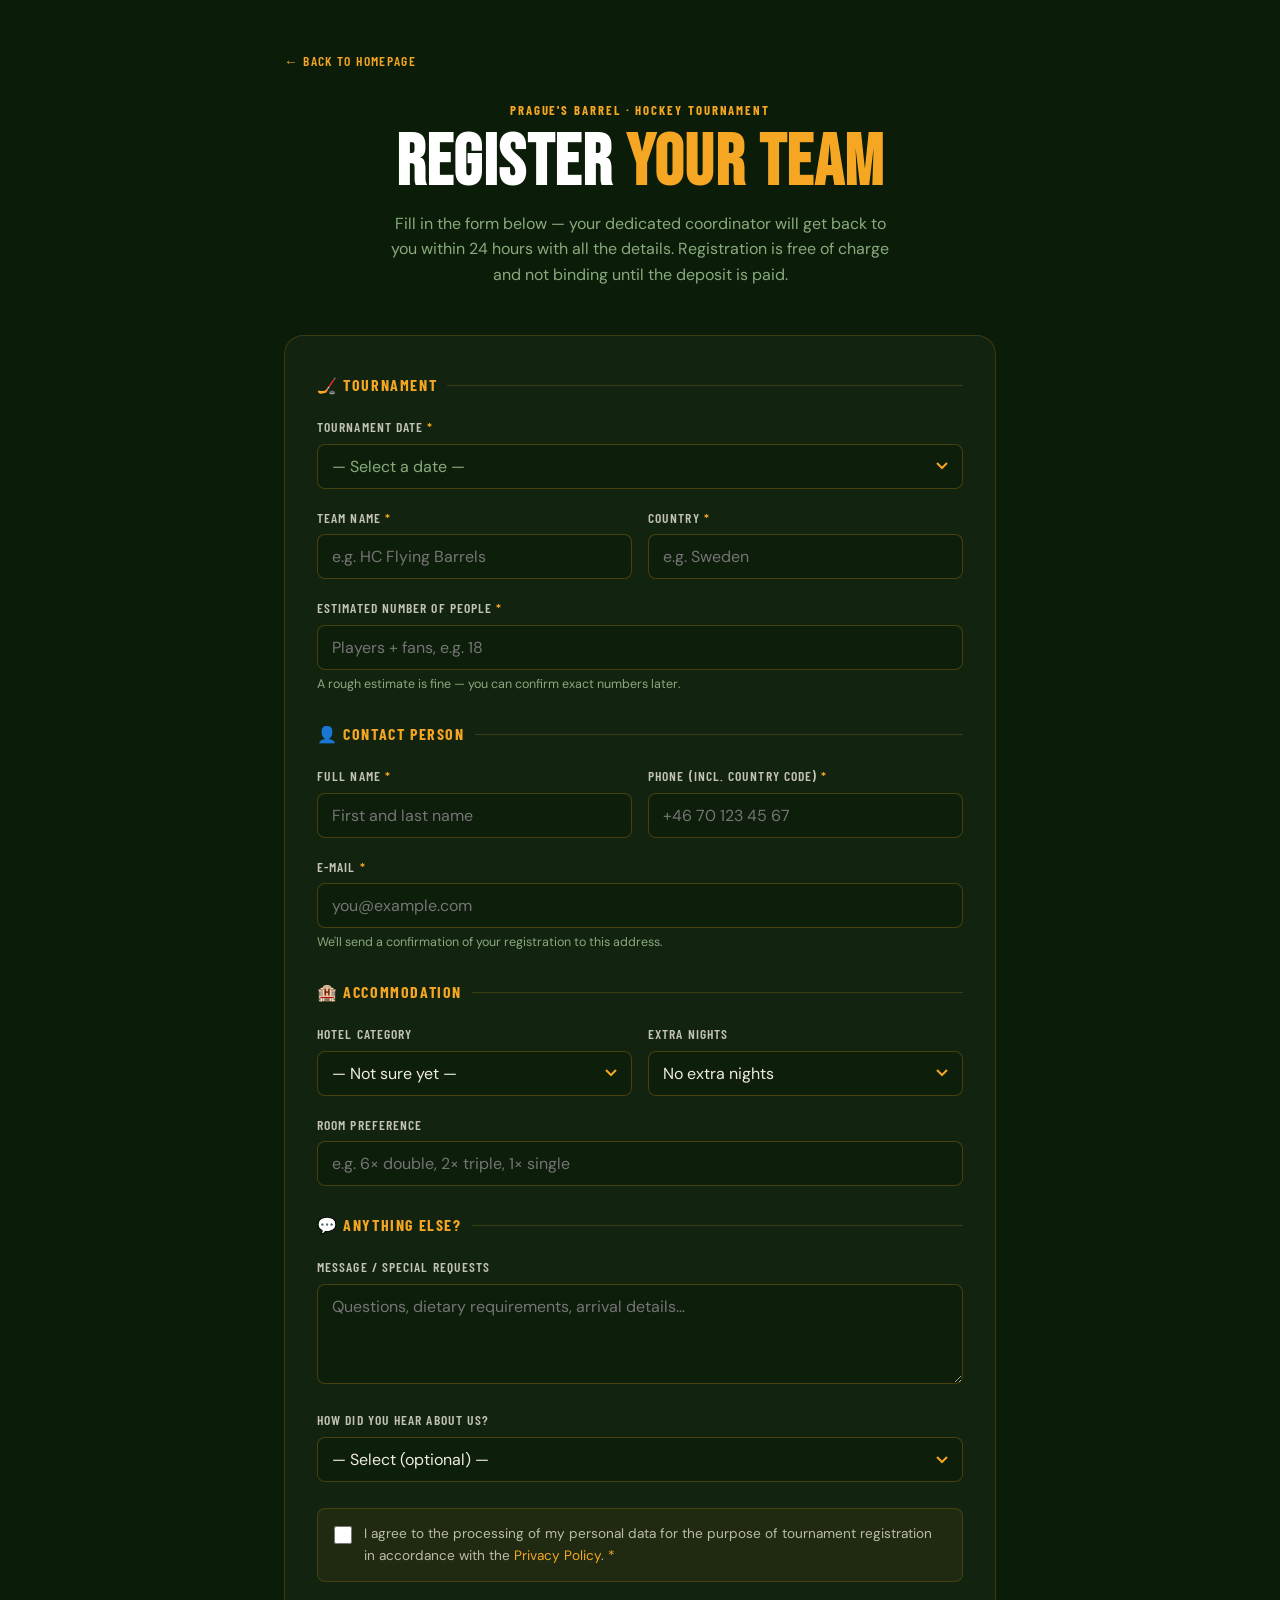
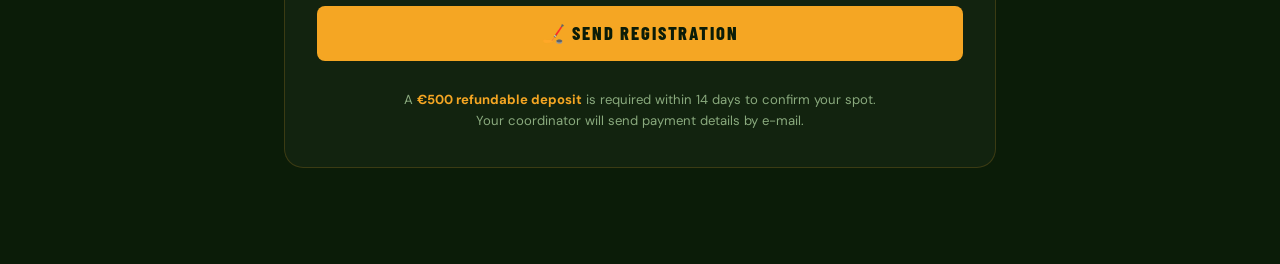
<file: registration/index.html>
<!DOCTYPE html>
<html lang="en">
<head>
<meta charset="UTF-8">
<meta name="viewport" content="width=device-width, initial-scale=1.0">
<title>Team Registration — Prague's Barrel Hockey Tournament</title>
<link rel="preconnect" href="https://fonts.googleapis.com">
<link href="https://fonts.googleapis.com/css2?family=Bebas+Neue&family=Barlow+Condensed:wght@300;400;600;700;800&family=DM+Sans:ital,opsz,wght@0,9..40,300;0,9..40,400;0,9..40,500;1,9..40,300&display=swap" rel="stylesheet">
<style>
:root {
  --dark:    #0b1c08;
  --dark2:   #162c11;
  --green:   #1e3d14;
  --gold:    #f5a623;
  --gold2:   #ffc84a;
  --cream:   #f0ebe0;
  --red:     #c8102e;
  --white:   #ffffff;
  --muted:   #8aaa7e;
  --border:  rgba(245,166,35,.18);
  --r:       .5rem;
  --r2:      1.2rem;
}
*,*::before,*::after{box-sizing:border-box;margin:0;padding:0}
html{-webkit-text-size-adjust:100%}
body{
  background:var(--dark);
  color:var(--cream);
  font-family:'DM Sans',sans-serif;
  font-size:16px;
  line-height:1.6;
  min-height:100vh;
}
a{color:var(--gold);text-decoration:none}
a:hover{color:var(--gold2)}
.container{max-width:760px;margin:0 auto;padding:48px 24px 96px}

.page-header{text-align:center;margin-bottom:48px}
.page-header .label{
  font-family:'Barlow Condensed',sans-serif;font-weight:700;
  letter-spacing:.15em;text-transform:uppercase;font-size:.8rem;color:var(--gold);
}
.page-header h1{
  font-family:'Bebas Neue',sans-serif;
  font-size:clamp(42px,8vw,72px);line-height:.95;letter-spacing:.02em;
  color:var(--white);margin:10px 0 12px;
}
.page-header h1 span{color:var(--gold)}
.page-header p{color:var(--muted);max-width:520px;margin:0 auto}

form{
  background:rgba(255,255,255,.03);
  border:1px solid var(--border);
  border-radius:var(--r2);
  padding:36px 32px;
}
fieldset{border:none;margin-bottom:8px}
legend{
  font-family:'Barlow Condensed',sans-serif;font-weight:700;
  text-transform:uppercase;letter-spacing:.1em;font-size:1rem;
  color:var(--gold);padding:0;margin-bottom:18px;
  display:flex;align-items:center;gap:10px;width:100%;
}
legend::after{content:'';flex:1;height:1px;background:var(--border)}

.row{display:grid;grid-template-columns:1fr 1fr;gap:16px}
.field{margin-bottom:18px}
label{
  display:block;
  font-family:'Barlow Condensed',sans-serif;font-weight:600;
  font-size:.85rem;letter-spacing:.08em;text-transform:uppercase;
  color:rgba(240,235,224,.8);margin-bottom:6px;
}
label .req{color:var(--gold)}
input[type=text],input[type=email],input[type=tel],input[type=number],select,textarea{
  width:100%;
  background:rgba(11,28,8,.6);
  border:1px solid rgba(245,166,35,.25);
  border-radius:var(--r);
  color:var(--cream);
  font-family:'DM Sans',sans-serif;font-size:1rem;
  padding:11px 14px;
  transition:border-color .2s,box-shadow .2s;
}
input:focus,select:focus,textarea:focus{
  outline:none;border-color:var(--gold);
  box-shadow:0 0 0 3px rgba(245,166,35,.15);
}
select{appearance:none;background-image:url("data:image/svg+xml,%3Csvg xmlns='http://www.w3.org/2000/svg' width='12' height='8'%3E%3Cpath d='M1 1l5 5 5-5' stroke='%23f5a623' stroke-width='2' fill='none'/%3E%3C/svg%3E");background-repeat:no-repeat;background-position:right 14px center;padding-right:38px}
select:invalid{color:var(--muted)}
option{color:var(--cream);background:var(--dark2)}
textarea{resize:vertical;min-height:100px}
.hint{font-size:.78rem;color:var(--muted);margin-top:5px}

.consent{
  display:flex;gap:12px;align-items:flex-start;
  background:rgba(245,166,35,.06);
  border:1px solid var(--border);
  border-radius:var(--r);
  padding:14px 16px;margin:8px 0 24px;
}
.consent input{width:18px;height:18px;margin-top:3px;accent-color:var(--gold);flex-shrink:0}
.consent label{
  text-transform:none;letter-spacing:0;font-family:'DM Sans',sans-serif;
  font-weight:400;font-size:.85rem;color:rgba(240,235,224,.75);margin:0;
}

/* Honeypot — hidden from humans, bots fill it in */
.hp-field{position:absolute;left:-9999px;top:-9999px;opacity:0;height:0;overflow:hidden}

.btn-submit{
  width:100%;
  display:inline-flex;align-items:center;justify-content:center;gap:10px;
  background:var(--gold);color:var(--dark);
  border:none;border-radius:var(--r);cursor:pointer;
  font-family:'Barlow Condensed',sans-serif;
  font-weight:800;font-size:1.15rem;letter-spacing:.1em;text-transform:uppercase;
  padding:16px 28px;
  transition:background .2s,transform .15s,box-shadow .2s;
}
.btn-submit:hover{background:var(--gold2);transform:translateY(-2px);box-shadow:0 8px 24px rgba(245,166,35,.4)}
.btn-submit:disabled{opacity:.55;cursor:not-allowed;transform:none;box-shadow:none}

.form-msg{
  display:none;
  border-radius:var(--r);
  padding:16px 18px;margin-top:20px;
  font-size:.95rem;line-height:1.55;
}
.form-msg.success{display:block;background:rgba(60,140,60,.15);border:1px solid rgba(110,200,110,.4);color:#cdeec6}
.form-msg.error{display:block;background:rgba(200,16,46,.12);border:1px solid rgba(200,16,46,.45);color:#f3c2cb}

.deposit-note{
  margin-top:28px;text-align:center;
  font-size:.82rem;color:var(--muted);
}
.back-link{
  display:inline-flex;align-items:center;gap:8px;margin-bottom:28px;
  font-family:'Barlow Condensed',sans-serif;font-weight:600;
  font-size:.85rem;letter-spacing:.1em;text-transform:uppercase;
}

@media(max-width:640px){
  .row{grid-template-columns:1fr}
  form{padding:28px 20px}
  .container{padding-top:32px}
}
</style>
</head>
<body>

<div class="container">
  <a class="back-link" href="/">← Back to homepage</a>

  <div class="page-header">
    <p class="label">Prague's Barrel · Hockey Tournament</p>
    <h1>Register <span>your team</span></h1>
    <p>Fill in the form below — your dedicated coordinator will get back to you within 24 hours with all the details. Registration is free of charge and not binding until the deposit is paid.</p>
  </div>

  <form id="regForm" novalidate>

    <!-- Honeypot anti-spam field (keep hidden) -->
    <div class="hp-field" aria-hidden="true">
      <label for="website">Website</label>
      <input type="text" id="website" name="website" tabindex="-1" autocomplete="off">
    </div>

    <fieldset>
      <legend>🏒 Tournament</legend>
      <div class="field">
        <label for="tournament">Tournament date <span class="req">*</span></label>
        <select id="tournament" name="tournament" required>
          <option value="" disabled selected>— Select a date —</option>
          <!-- ✏️ UPRAVTE TERMÍNY TURNAJŮ ZDE -->
          <option>18–21 June 2026</option>
          <option>25–28 June 2026</option>
          <option>27–30 August 2026</option>
        </select>
      </div>
      <div class="row">
        <div class="field">
          <label for="teamName">Team name <span class="req">*</span></label>
          <input type="text" id="teamName" name="teamName" required placeholder="e.g. HC Flying Barrels">
        </div>
        <div class="field">
          <label for="country">Country <span class="req">*</span></label>
          <input type="text" id="country" name="country" required placeholder="e.g. Sweden">
        </div>
      </div>
      <div class="field">
        <label for="players">Estimated number of people <span class="req">*</span></label>
        <input type="number" id="players" name="players" required min="1" max="99" placeholder="Players + fans, e.g. 18">
        <p class="hint">A rough estimate is fine — you can confirm exact numbers later.</p>
      </div>
    </fieldset>

    <fieldset>
      <legend>👤 Contact person</legend>
      <div class="row">
        <div class="field">
          <label for="contactName">Full name <span class="req">*</span></label>
          <input type="text" id="contactName" name="contactName" required placeholder="First and last name">
        </div>
        <div class="field">
          <label for="phone">Phone (incl. country code) <span class="req">*</span></label>
          <input type="tel" id="phone" name="phone" required placeholder="+46 70 123 45 67">
        </div>
      </div>
      <div class="field">
        <label for="email">E-mail <span class="req">*</span></label>
        <input type="email" id="email" name="email" required placeholder="you@example.com">
        <p class="hint">We'll send a confirmation of your registration to this address.</p>
      </div>
    </fieldset>

    <fieldset>
      <legend>🏨 Accommodation</legend>
      <div class="row">
        <div class="field">
          <label for="hotel">Hotel category</label>
          <select id="hotel" name="hotel">
            <option value="" selected>— Not sure yet —</option>
            <option>★★★ Budget hotel</option>
            <option>★★★★ 4-star hotel</option>
            <option>★★★★★ Premium hotel</option>
            <option>Own accommodation</option>
          </select>
        </div>
        <div class="field">
          <label for="extraNights">Extra nights</label>
          <select id="extraNights" name="extraNights">
            <option value="" selected>No extra nights</option>
            <option>1 extra night</option>
            <option>2 extra nights</option>
            <option>3+ extra nights</option>
          </select>
        </div>
      </div>
      <div class="field">
        <label for="rooms">Room preference</label>
        <input type="text" id="rooms" name="rooms" placeholder="e.g. 6× double, 2× triple, 1× single">
      </div>
    </fieldset>

    <fieldset>
      <legend>💬 Anything else?</legend>
      <div class="field">
        <label for="message">Message / special requests</label>
        <textarea id="message" name="message" placeholder="Questions, dietary requirements, arrival details…"></textarea>
      </div>
      <div class="field">
        <label for="source">How did you hear about us?</label>
        <select id="source" name="source">
          <option value="" selected>— Select (optional) —</option>
          <option>We've been before</option>
          <option>Recommendation from another team</option>
          <option>Google / internet search</option>
          <option>Facebook / Instagram</option>
          <option>Other</option>
        </select>
      </div>
    </fieldset>

    <div class="consent">
      <input type="checkbox" id="consent" name="consent" required>
      <label for="consent">I agree to the processing of my personal data for the purpose of tournament registration in accordance with the <a href="https://football.praguesbarrel.eu/privacy-statement-eu/" target="_blank">Privacy Policy</a>. <span class="req">*</span></label>
    </div>

    <button type="submit" class="btn-submit" id="submitBtn">🏒 Send registration</button>

    <div class="form-msg" id="formMsg" role="alert"></div>

    <p class="deposit-note">
      A <strong style="color:var(--gold)">€500 refundable deposit</strong> is required within 14 days to confirm your spot.<br>
      Your coordinator will send payment details by e-mail.
    </p>
  </form>
</div>

<script>
/* ════════════════════════════════════════════════════════════
   ✏️ NASTAVENÍ: Po nasazení Google Apps Scriptu (viz NAVOD.md)
   vložte níže URL webové aplikace končící na /exec
   ════════════════════════════════════════════════════════════ */
const SCRIPT_URL = 'PASTE_YOUR_APPS_SCRIPT_URL_HERE';

const form = document.getElementById('regForm');
const btn = document.getElementById('submitBtn');
const msg = document.getElementById('formMsg');

form.addEventListener('submit', async (e) => {
  e.preventDefault();

  if (!form.checkValidity()) {
    form.reportValidity();
    return;
  }
  if (SCRIPT_URL.indexOf('PASTE_YOUR') === 0) {
    showMsg('error', 'The form is not connected yet (SCRIPT_URL is missing). Please contact us by e-mail instead.');
    return;
  }

  const data = Object.fromEntries(new FormData(form).entries());
  data.consent = document.getElementById('consent').checked ? 'yes' : 'no';
  data.page = location.href;

  btn.disabled = true;
  btn.textContent = 'Sending…';
  msg.className = 'form-msg';

  try {
    // text/plain keeps the request "simple" (no CORS preflight),
    // which is required for Google Apps Script web apps.
    const res = await fetch(SCRIPT_URL, {
      method: 'POST',
      headers: { 'Content-Type': 'text/plain;charset=utf-8' },
      body: JSON.stringify(data)
    });
    const out = await res.json();
    if (!out.ok) throw new Error(out.error || 'Unknown error');

    form.reset();
    showMsg('success', '✅ Thank you! Your registration has been received. A confirmation e-mail is on its way to you, and your coordinator will be in touch within 24 hours.');
    form.querySelectorAll('fieldset, .consent, .btn-submit').forEach(el => el.style.display = 'none');
  } catch (err) {
    showMsg('error', '⚠️ Sorry, something went wrong and the registration could not be sent. Please try again, or e-mail us directly at hockey@praguesbarrel.eu.');
    btn.disabled = false;
    btn.textContent = '🏒 Send registration';
  }
});

function showMsg(type, text) {
  msg.className = 'form-msg ' + type;
  msg.textContent = text;
  msg.scrollIntoView({ behavior: 'smooth', block: 'center' });
}
</script>
</body>
</html>
</file>
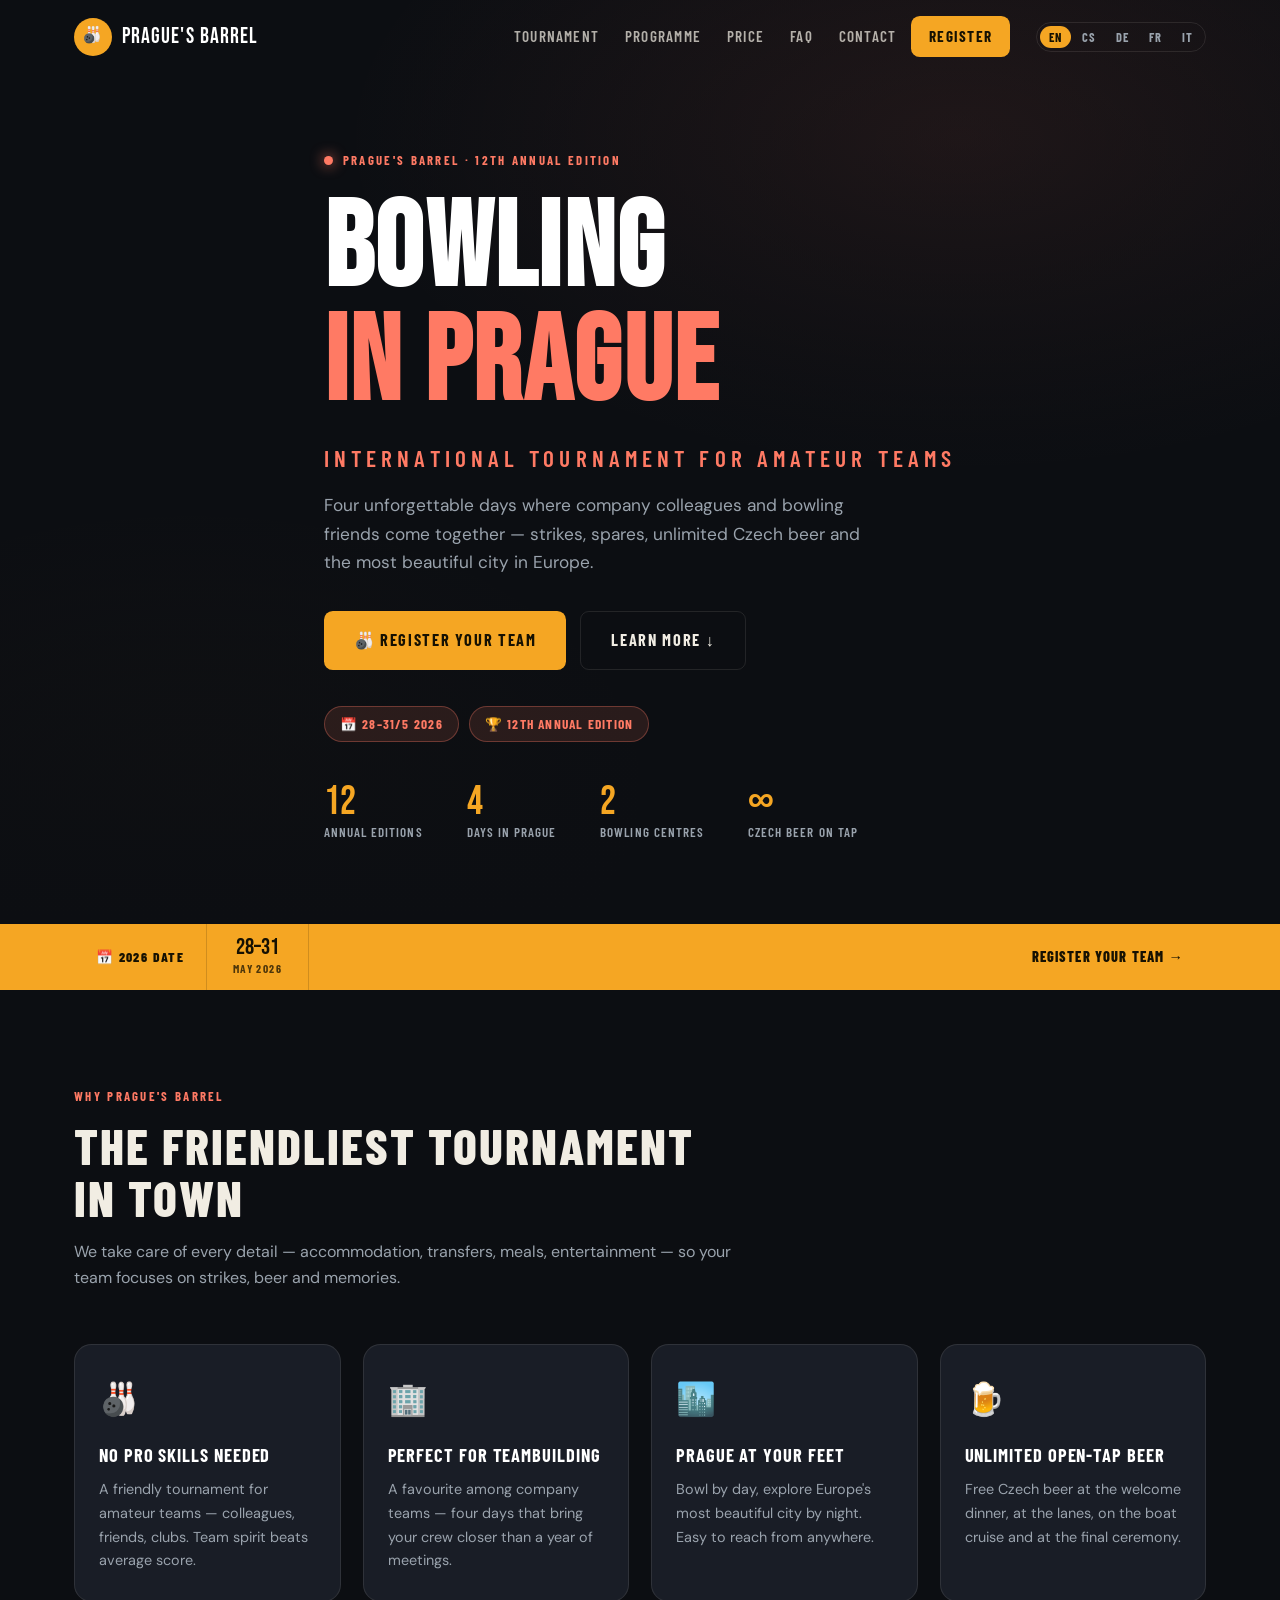
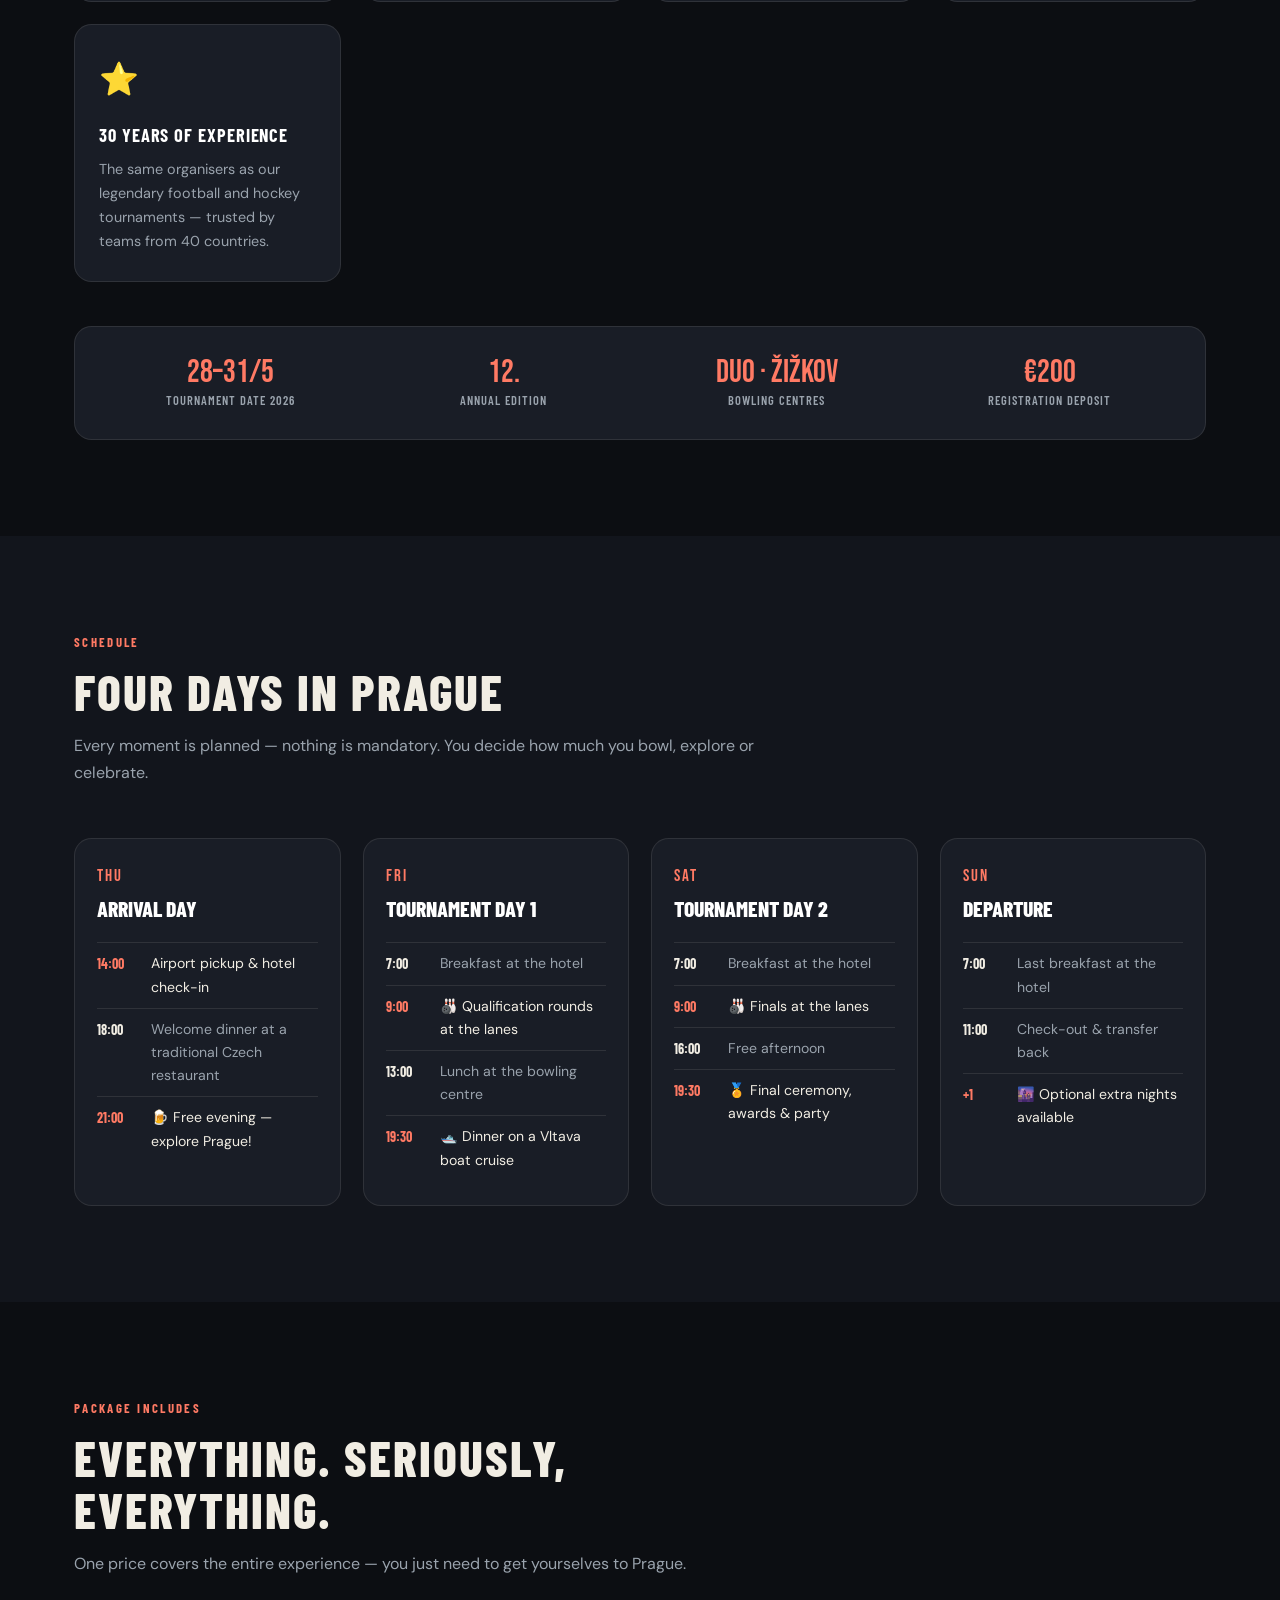
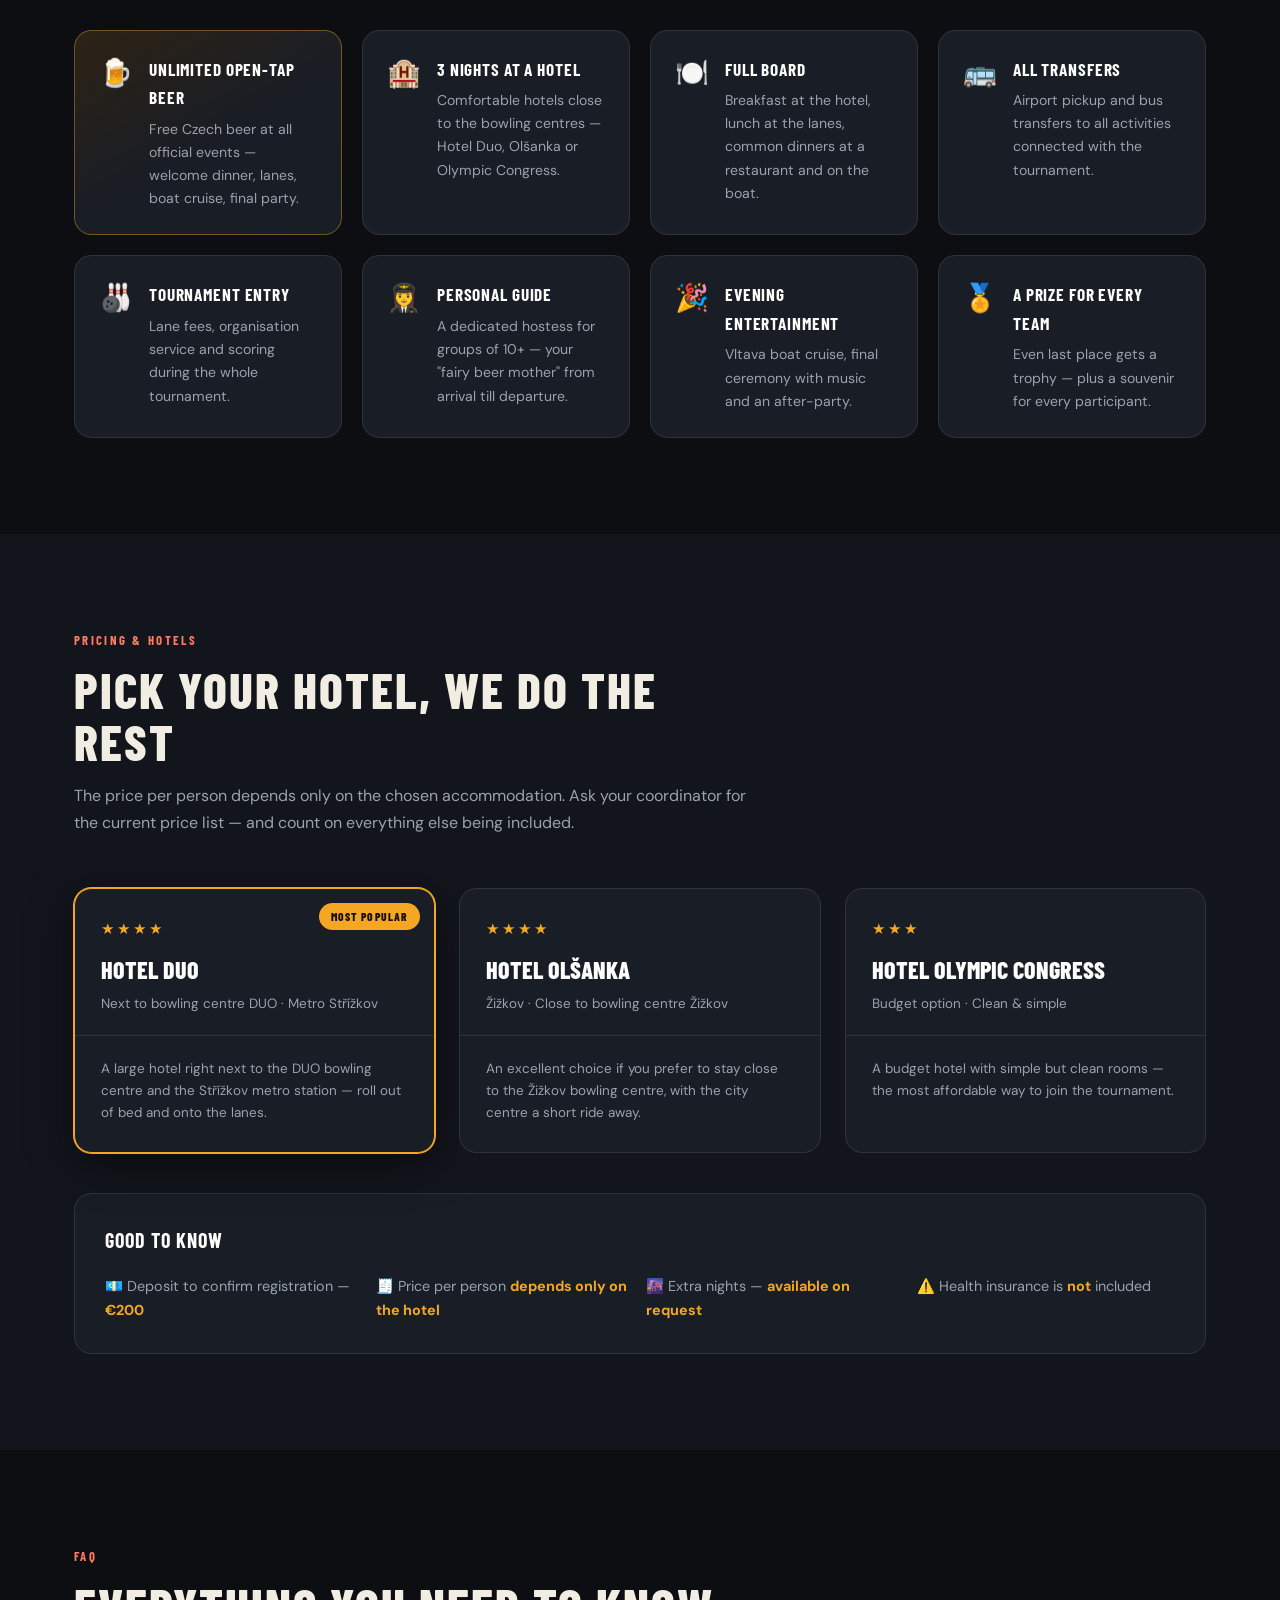
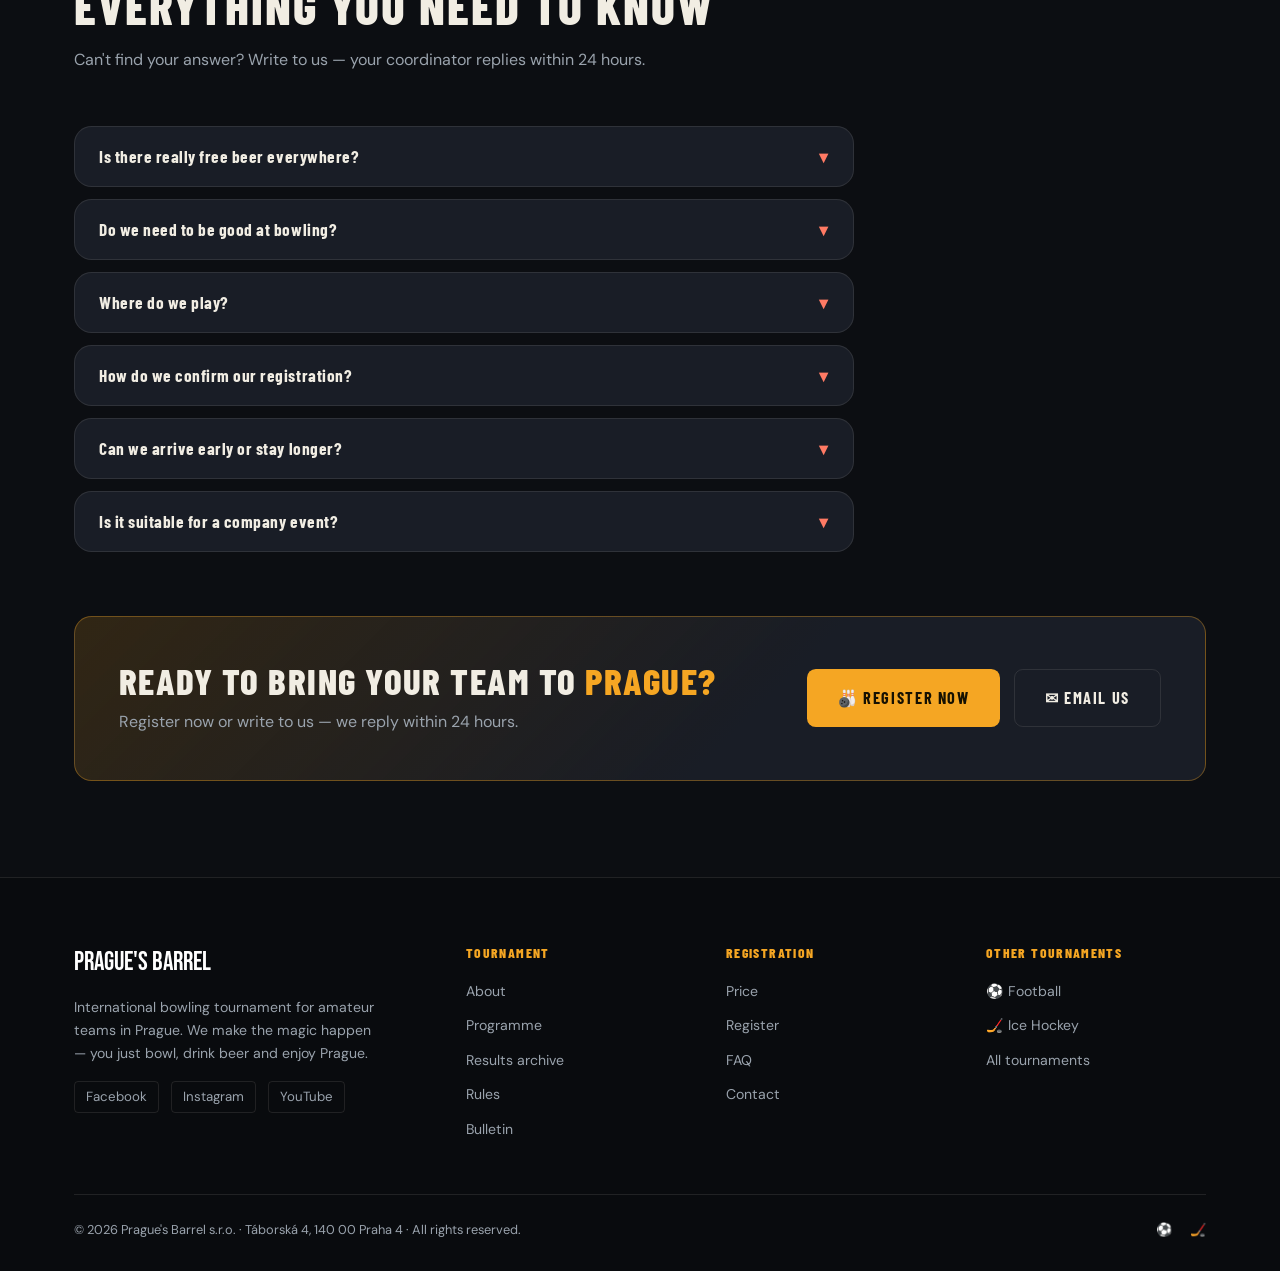
<file: bowling.html>
<!DOCTYPE html>
<html lang="en">
<head>
<meta charset="UTF-8">
<meta name="viewport" content="width=device-width, initial-scale=1.0">
<title>Bowling — Prague's Barrel International Tournament</title>
<meta name="description" content="International amateur bowling tournament in Prague — 12th annual edition, 28–31 May 2026. Hotel, transfers, full board and unlimited beer included.">
<link rel="preconnect" href="https://fonts.googleapis.com">
<link href="https://fonts.googleapis.com/css2?family=Bebas+Neue&family=Barlow+Condensed:wght@300;400;600;700;800&family=DM+Sans:ital,opsz,wght@0,9..40,300;0,9..40,400;0,9..40,500;1,9..40,300&display=swap" rel="stylesheet">
<link rel="stylesheet" href="assets/css/style.css">
</head>
<body data-sport="bowling">

<!-- ═══ NAV ═══ -->
<nav id="nav">
  <div class="container">
    <div class="inner">
      <a href="index.html" class="nav-logo">
        <div class="logo-mark">🎳</div>
        <span>Prague's Barrel</span>
      </a>
      <div class="nav-links">
        <a href="#tournament" data-i18n="nav.tournament">Tournament</a>
        <a href="#programme" data-i18n="nav.programme">Programme</a>
        <a href="#price" data-i18n="nav.price">Price</a>
        <a href="#faq" data-i18n="nav.faq">FAQ</a>
        <a href="index.html#contact" data-i18n="nav.contact">Contact</a>
        <a href="https://bowling.praguesbarrel.eu/registration/" target="_blank" rel="noopener" class="nav-cta" data-i18n="nav.register">Register</a>
      </div>
      <div class="lang-switcher">
        <button data-lang="en">EN</button>
        <button data-lang="cs">CS</button>
        <button data-lang="de">DE</button>
        <button data-lang="fr">FR</button>
        <button data-lang="it">IT</button>
      </div>
      <button class="hamburger" aria-label="Menu" id="menuBtn"><span></span><span></span><span></span></button>
    </div>
  </div>
</nav>

<!-- ═══ HERO ═══ -->
<section id="hero">
  <div class="hero-bg"></div>
  <div class="container">
    <div class="hero-eyebrow">
      <span class="dot"></span>
      <span class="label" data-i18n="hero.eyebrow">Prague's Barrel · 12th annual edition</span>
    </div>
    <h1 class="hero-title display"><span data-i18n="hero.title1">Bowling</span><br><span class="accent" data-i18n="hero.title2">in Prague</span></h1>
    <p class="hero-subtitle" data-i18n="hero.sub">International tournament for amateur teams</p>
    <p class="hero-desc" data-i18n="hero.desc">Four unforgettable days where company colleagues and bowling friends come together — strikes, spares, unlimited Czech beer and the most beautiful city in Europe.</p>
    <div class="hero-ctas">
      <a href="https://bowling.praguesbarrel.eu/registration/" target="_blank" rel="noopener" class="btn btn-primary" data-i18n="hero.cta1">🎳 Register your team</a>
      <a href="#tournament" class="btn btn-ghost" data-i18n="hero.cta2">Learn more ↓</a>
    </div>
    <div class="date-pills">
      <span class="date-pill">📅 28–31/5 2026</span>
      <span class="date-pill" data-i18n="hero.pill2">🏆 12th annual edition</span>
    </div>
    <div class="hero-stats">
      <div class="hero-stat"><div class="number">12</div><div class="text" data-i18n="stats.editions">Annual editions</div></div>
      <div class="hero-stat"><div class="number">4</div><div class="text" data-i18n="stats.days">Days in Prague</div></div>
      <div class="hero-stat"><div class="number">2</div><div class="text" data-i18n="stats.centers">Bowling centres</div></div>
      <div class="hero-stat"><div class="number">∞</div><div class="text" data-i18n="stats.beer">Czech beer on tap</div></div>
    </div>
  </div>
</section>

<!-- ═══ DATES BANNER ═══ -->
<div id="dates-banner">
  <div class="container">
    <div class="dates-inner">
      <div class="dates-label" data-i18n="banner.label">📅 2026 date</div>
      <div class="date-block"><div class="date-num">28–31</div><div class="date-month" data-i18n="banner.may">May 2026</div></div>
      <div class="dates-cta"><a href="https://bowling.praguesbarrel.eu/registration/" target="_blank" rel="noopener" data-i18n="banner.cta">Register your team →</a></div>
    </div>
  </div>
</div>

<!-- ═══ WHY ═══ -->
<section id="tournament" class="section">
  <div class="container">
    <div class="section-header reveal">
      <p class="label" data-i18n="why.label">Why Prague's Barrel</p>
      <h2 data-i18n="why.title">The friendliest tournament<br>in town</h2>
      <p data-i18n="why.desc">We take care of every detail — accommodation, transfers, meals, entertainment — so your team focuses on strikes, beer and memories.</p>
    </div>
    <div class="why-grid reveal reveal-delay-1">
      <div class="why-item"><div class="why-icon">🎳</div><h3 data-i18n="why.1.title">No pro skills needed</h3><p data-i18n="why.1.desc">A friendly tournament for amateur teams — colleagues, friends, clubs. Team spirit beats average score.</p></div>
      <div class="why-item"><div class="why-icon">🏢</div><h3 data-i18n="why.2.title">Perfect for teambuilding</h3><p data-i18n="why.2.desc">A favourite among company teams — four days that bring your crew closer than a year of meetings.</p></div>
      <div class="why-item"><div class="why-icon">🏙️</div><h3 data-i18n="why.3.title">Prague at your feet</h3><p data-i18n="why.3.desc">Bowl by day, explore Europe's most beautiful city by night. Easy to reach from anywhere.</p></div>
      <div class="why-item"><div class="why-icon">🍺</div><h3 data-i18n="why.4.title">Unlimited open-tap beer</h3><p data-i18n="why.4.desc">Free Czech beer at the welcome dinner, at the lanes, on the boat cruise and at the final ceremony.</p></div>
      <div class="why-item"><div class="why-icon">⭐</div><h3 data-i18n="why.5.title">30 years of experience</h3><p data-i18n="why.5.desc">The same organisers as our legendary football and hockey tournaments — trusted by teams from 40 countries.</p></div>
    </div>

    <div class="facts-strip reveal reveal-delay-2" style="margin-top:44px">
      <div class="fact"><div class="fact-num">28–31/5</div><div class="fact-text" data-i18n="fact.date">Tournament date 2026</div></div>
      <div class="fact"><div class="fact-num">12.</div><div class="fact-text" data-i18n="fact.edition">Annual edition</div></div>
      <div class="fact"><div class="fact-num">DUO · Žižkov</div><div class="fact-text" data-i18n="fact.centers">Bowling centres</div></div>
      <div class="fact"><div class="fact-num">€200</div><div class="fact-text" data-i18n="fact.deposit">Registration deposit</div></div>
    </div>
  </div>
</section>

<!-- ═══ PROGRAMME ═══ -->
<section id="programme" class="section section--alt">
  <div class="container">
    <div class="section-header reveal">
      <p class="label" data-i18n="prog.label">Schedule</p>
      <h2 data-i18n="prog.title">Four days in Prague</h2>
      <p data-i18n="prog.desc">Every moment is planned — nothing is mandatory. You decide how much you bowl, explore or celebrate.</p>
    </div>
    <div class="timeline reveal reveal-delay-1">
      <div class="timeline-day">
        <div class="day-label" data-i18n="prog.d1.label">THU</div>
        <div class="day-name" data-i18n="prog.d1.name">Arrival day</div>
        <div class="day-event event-highlight"><span class="time">14:00</span><span data-i18n="prog.d1.e1">Airport pickup & hotel check-in</span></div>
        <div class="day-event"><span class="time">18:00</span><span data-i18n="prog.d1.e2">Welcome dinner at a traditional Czech restaurant</span></div>
        <div class="day-event event-highlight"><span class="time">21:00</span><span data-i18n="prog.d1.e3">🍺 Free evening — explore Prague!</span></div>
      </div>
      <div class="timeline-day">
        <div class="day-label" data-i18n="prog.d2.label">FRI</div>
        <div class="day-name" data-i18n="prog.d2.name">Tournament day 1</div>
        <div class="day-event"><span class="time">7:00</span><span data-i18n="prog.d2.e1">Breakfast at the hotel</span></div>
        <div class="day-event event-highlight"><span class="time">9:00</span><span data-i18n="prog.d2.e2">🎳 Qualification rounds at the lanes</span></div>
        <div class="day-event"><span class="time">13:00</span><span data-i18n="prog.d2.e3">Lunch at the bowling centre</span></div>
        <div class="day-event event-highlight"><span class="time">19:30</span><span data-i18n="prog.d2.e4">🛥️ Dinner on a Vltava boat cruise</span></div>
      </div>
      <div class="timeline-day">
        <div class="day-label" data-i18n="prog.d3.label">SAT</div>
        <div class="day-name" data-i18n="prog.d3.name">Tournament day 2</div>
        <div class="day-event"><span class="time">7:00</span><span data-i18n="prog.d2.e1">Breakfast at the hotel</span></div>
        <div class="day-event event-highlight"><span class="time">9:00</span><span data-i18n="prog.d3.e1">🎳 Finals at the lanes</span></div>
        <div class="day-event"><span class="time">16:00</span><span data-i18n="prog.d3.e2">Free afternoon</span></div>
        <div class="day-event event-highlight"><span class="time">19:30</span><span data-i18n="prog.d3.e3">🏅 Final ceremony, awards & party</span></div>
      </div>
      <div class="timeline-day">
        <div class="day-label" data-i18n="prog.d4.label">SUN</div>
        <div class="day-name" data-i18n="prog.d4.name">Departure</div>
        <div class="day-event"><span class="time">7:00</span><span data-i18n="prog.d4.e1">Last breakfast at the hotel</span></div>
        <div class="day-event"><span class="time">11:00</span><span data-i18n="prog.d4.e2">Check-out & transfer back</span></div>
        <div class="day-event event-highlight"><span class="time">+1</span><span data-i18n="prog.d4.e3">🌆 Optional extra nights available</span></div>
      </div>
    </div>
  </div>
</section>

<!-- ═══ INCLUDED ═══ -->
<section id="includes" class="section">
  <div class="container">
    <div class="section-header reveal">
      <p class="label" data-i18n="inc.label">Package includes</p>
      <h2 data-i18n="inc.title">Everything. Seriously, everything.</h2>
      <p data-i18n="inc.desc">One price covers the entire experience — you just need to get yourselves to Prague.</p>
    </div>
    <div class="includes-grid reveal reveal-delay-1">
      <div class="include-card highlight-card"><div class="include-icon">🍺</div><div><h3 data-i18n="inc.1.title">Unlimited open-tap beer</h3><p data-i18n="inc.1.desc">Free Czech beer at all official events — welcome dinner, lanes, boat cruise, final party.</p></div></div>
      <div class="include-card"><div class="include-icon">🏨</div><div><h3 data-i18n="inc.2.title">3 nights at a hotel</h3><p data-i18n="inc.2.desc">Comfortable hotels close to the bowling centres — Hotel Duo, Olšanka or Olympic Congress.</p></div></div>
      <div class="include-card"><div class="include-icon">🍽️</div><div><h3 data-i18n="inc.3.title">Full board</h3><p data-i18n="inc.3.desc">Breakfast at the hotel, lunch at the lanes, common dinners at a restaurant and on the boat.</p></div></div>
      <div class="include-card"><div class="include-icon">🚌</div><div><h3 data-i18n="inc.4.title">All transfers</h3><p data-i18n="inc.4.desc">Airport pickup and bus transfers to all activities connected with the tournament.</p></div></div>
      <div class="include-card"><div class="include-icon">🎳</div><div><h3 data-i18n="inc.5.title">Tournament entry</h3><p data-i18n="inc.5.desc">Lane fees, organisation service and scoring during the whole tournament.</p></div></div>
      <div class="include-card"><div class="include-icon">👩‍✈️</div><div><h3 data-i18n="inc.6.title">Personal guide</h3><p data-i18n="inc.6.desc">A dedicated hostess for groups of 10+ — your "fairy beer mother" from arrival till departure.</p></div></div>
      <div class="include-card"><div class="include-icon">🎉</div><div><h3 data-i18n="inc.7.title">Evening entertainment</h3><p data-i18n="inc.7.desc">Vltava boat cruise, final ceremony with music and an after-party.</p></div></div>
      <div class="include-card"><div class="include-icon">🏅</div><div><h3 data-i18n="inc.8.title">A prize for every team</h3><p data-i18n="inc.8.desc">Even last place gets a trophy — plus a souvenir for every participant.</p></div></div>
    </div>
  </div>
</section>

<!-- ═══ PRICE / HOTELS ═══ -->
<section id="price" class="section section--alt">
  <div class="container">
    <div class="section-header reveal">
      <p class="label" data-i18n="price.label">Pricing & hotels</p>
      <h2 data-i18n="price.title">Pick your hotel, we do the rest</h2>
      <p data-i18n="price.desc">The price per person depends only on the chosen accommodation. Ask your coordinator for the current price list — and count on everything else being included.</p>
    </div>
    <div class="price-cards reveal reveal-delay-1">
      <div class="price-card featured">
        <div class="badge" data-i18n="price.popular">Most popular</div>
        <div class="price-card-head">
          <div class="hotel-stars">★★★★</div>
          <div class="hotel-name">Hotel Duo</div>
          <div class="hotel-type" data-i18n="price.t1.type">Next to bowling centre DUO · Metro Střížkov</div>
        </div>
        <div class="price-card-body">
          <p class="price-note" style="margin-top:0" data-i18n="price.t1.note">A large hotel right next to the DUO bowling centre and the Střížkov metro station — roll out of bed and onto the lanes.</p>
        </div>
      </div>
      <div class="price-card">
        <div class="price-card-head">
          <div class="hotel-stars">★★★★</div>
          <div class="hotel-name">Hotel Olšanka</div>
          <div class="hotel-type" data-i18n="price.t2.type">Žižkov · Close to bowling centre Žižkov</div>
        </div>
        <div class="price-card-body">
          <p class="price-note" style="margin-top:0" data-i18n="price.t2.note">An excellent choice if you prefer to stay close to the Žižkov bowling centre, with the city centre a short ride away.</p>
        </div>
      </div>
      <div class="price-card">
        <div class="price-card-head">
          <div class="hotel-stars">★★★</div>
          <div class="hotel-name">Hotel Olympic Congress</div>
          <div class="hotel-type" data-i18n="price.t3.type">Budget option · Clean & simple</div>
        </div>
        <div class="price-card-body">
          <p class="price-note" style="margin-top:0" data-i18n="price.t3.note">A budget hotel with simple but clean rooms — the most affordable way to join the tournament.</p>
        </div>
      </div>
    </div>
    <div class="extras-box reveal reveal-delay-2">
      <h3 data-i18n="price.extras.title">Good to know</h3>
      <div class="extras-grid">
        <div class="extra-item" data-i18n="price.x1">💶 Deposit to confirm registration — <strong>€200</strong></div>
        <div class="extra-item" data-i18n="price.x2">🧾 Price per person <strong>depends only on the hotel</strong></div>
        <div class="extra-item" data-i18n="price.x3">🌆 Extra nights — <strong>available on request</strong></div>
        <div class="extra-item" data-i18n="price.x4">⚠️ Health insurance is <strong>not</strong> included</div>
      </div>
    </div>
  </div>
</section>

<!-- ═══ FAQ ═══ -->
<section id="faq" class="section">
  <div class="container">
    <div class="section-header reveal">
      <p class="label">FAQ</p>
      <h2 data-i18n="faq.title">Everything you need to know</h2>
      <p data-i18n="faq.desc">Can't find your answer? Write to us — your coordinator replies within 24 hours.</p>
    </div>
    <div class="faq-list reveal reveal-delay-1">
      <div class="faq-item">
        <button class="faq-q"><span data-i18n="faq.1.q">Is there really free beer everywhere?</span><span class="faq-arrow">▾</span></button>
        <div class="faq-a" data-i18n="faq.1.a">Yes! At all official events — open-tap at the welcome dinner, free beer at the lanes, on the boat cruise and at the final ceremony. We serve different kinds of Czech beer so you can taste various brands.</div>
      </div>
      <div class="faq-item">
        <button class="faq-q"><span data-i18n="faq.2.q">Do we need to be good at bowling?</span><span class="faq-arrow">▾</span></button>
        <div class="faq-a" data-i18n="faq.2.a">Not at all. This is a tournament for amateur teams — colleagues, friends and hobby bowlers. The format and the atmosphere are built around fun first; the competition takes care of itself.</div>
      </div>
      <div class="faq-item">
        <button class="faq-q"><span data-i18n="faq.3.q">Where do we play?</span><span class="faq-arrow">▾</span></button>
        <div class="faq-a" data-i18n="faq.3.a">At Prague bowling centres DUO (next to Hotel Duo and the Střížkov metro station) and Žižkov (close to Hotel Olšanka). Bus transfers to all tournament activities are included.</div>
      </div>
      <div class="faq-item">
        <button class="faq-q"><span data-i18n="faq.4.q">How do we confirm our registration?</span><span class="faq-arrow">▾</span></button>
        <div class="faq-a" data-i18n="faq.4.a">After registering, you confirm your team's spot with a €200 deposit to our account. Then you pay the total price for all players before the tournament.</div>
      </div>
      <div class="faq-item">
        <button class="faq-q"><span data-i18n="faq.5.q">Can we arrive early or stay longer?</span><span class="faq-arrow">▾</span></button>
        <div class="faq-a" data-i18n="faq.5.a">Absolutely. Ask your coordinator to extend your stay. The price of each extra night includes accommodation, breakfast, crew assistance and organisation of optional events at cost price.</div>
      </div>
      <div class="faq-item">
        <button class="faq-q"><span data-i18n="faq.6.q">Is it suitable for a company event?</span><span class="faq-arrow">▾</span></button>
        <div class="faq-a" data-i18n="faq.6.a">Perfectly. Bowling is the most accessible of our three sports, so mixed groups of colleagues love it. Many companies use the tournament as their yearly teambuilding trip — with a hostess handling all the logistics.</div>
      </div>
    </div>

    <div class="contact-cta reveal reveal-delay-2">
      <div>
        <h2 data-i18n="cta.title">Ready to bring your team to <span>Prague?</span></h2>
        <p class="cta-details" data-i18n="cta.desc">Register now or write to us — we reply within 24 hours.</p>
      </div>
      <div class="cta-buttons">
        <a href="https://bowling.praguesbarrel.eu/registration/" target="_blank" rel="noopener" class="btn btn-primary" data-i18n="cta.btn1">🎳 Register now</a>
        <a href="mailto:bowling@praguesbarrel.eu" class="btn btn-ghost" data-i18n="cta.btn2">✉ Email us</a>
      </div>
    </div>
  </div>
</section>

<!-- ═══ FOOTER ═══ -->
<footer>
  <div class="container">
    <div class="footer-inner">
      <div class="footer-brand">
        <div class="logo-name">Prague's Barrel</div>
        <p data-i18n="foot.brand">International bowling tournament for amateur teams in Prague. We make the magic happen — you just bowl, drink beer and enjoy Prague.</p>
        <div class="footer-social">
          <a href="https://www.facebook.com/PraguesBarrelTournaments" target="_blank" rel="noopener">Facebook</a>
          <a href="https://www.instagram.com/praguesbarrel/" target="_blank" rel="noopener">Instagram</a>
          <a href="https://www.youtube.com/channel/UCvWYHwyFxpVAePjJe5VDJsQ" target="_blank" rel="noopener">YouTube</a>
        </div>
      </div>
      <div class="footer-col">
        <h4 data-i18n="foot.tournament">Tournament</h4>
        <ul>
          <li><a href="#tournament" data-i18n="foot.about">About</a></li>
          <li><a href="#programme" data-i18n="nav.programme">Programme</a></li>
          <li><a href="https://bowling.praguesbarrel.eu/tournament/results/" target="_blank" rel="noopener" data-i18n="foot.results">Results archive</a></li>
          <li><a href="https://bowling.praguesbarrel.eu/tournament/rules/" target="_blank" rel="noopener" data-i18n="foot.rules">Rules</a></li>
          <li><a href="https://bowling.praguesbarrel.eu/bulletin/" target="_blank" rel="noopener" data-i18n="foot.bulletin">Bulletin</a></li>
        </ul>
      </div>
      <div class="footer-col">
        <h4 data-i18n="foot.registration">Registration</h4>
        <ul>
          <li><a href="#price" data-i18n="nav.price">Price</a></li>
          <li><a href="https://bowling.praguesbarrel.eu/registration/" target="_blank" rel="noopener" data-i18n="nav.register">Register</a></li>
          <li><a href="#faq">FAQ</a></li>
          <li><a href="index.html#contact" data-i18n="nav.contact">Contact</a></li>
        </ul>
      </div>
      <div class="footer-col">
        <h4 data-i18n="foot.other">Other tournaments</h4>
        <ul>
          <li><a href="football.html">⚽ <span data-i18n="foot.football">Football</span></a></li>
          <li><a href="hockey.html">🏒 <span data-i18n="foot.hockey">Ice Hockey</span></a></li>
          <li><a href="index.html" data-i18n="foot.home">All tournaments</a></li>
        </ul>
      </div>
    </div>
    <div class="footer-bottom">
      <p data-i18n="foot.copy">© 2026 Prague's Barrel s.r.o. · Táborská 4, 140 00 Praha 4 · All rights reserved.</p>
      <div class="footer-bottom-links">
        <a href="football.html">⚽</a><a href="hockey.html">🏒</a>
      </div>
    </div>
  </div>
</footer>

<script>
const I18N = {
en: {
  "meta.title":"Bowling — Prague's Barrel International Tournament",
  "meta.desc":"International amateur bowling tournament in Prague — 12th annual edition, 28–31 May 2026. Hotel, transfers, full board and unlimited beer included.",
  "nav.tournament":"Tournament","nav.programme":"Programme","nav.price":"Price","nav.faq":"FAQ","nav.contact":"Contact","nav.register":"Register",
  "hero.eyebrow":"Prague's Barrel · 12th annual edition",
  "hero.title1":"Bowling","hero.title2":"in Prague",
  "hero.sub":"International tournament for amateur teams",
  "hero.desc":"Four unforgettable days where company colleagues and bowling friends come together — strikes, spares, unlimited Czech beer and the most beautiful city in Europe.",
  "hero.cta1":"🎳 Register your team","hero.cta2":"Learn more ↓",
  "hero.pill2":"🏆 12th annual edition",
  "stats.editions":"Annual editions","stats.days":"Days in Prague","stats.centers":"Bowling centres","stats.beer":"Czech beer on tap",
  "banner.label":"📅 2026 date","banner.may":"May 2026","banner.cta":"Register your team →",
  "why.label":"Why Prague's Barrel","why.title":"The friendliest tournament<br>in town",
  "why.desc":"We take care of every detail — accommodation, transfers, meals, entertainment — so your team focuses on strikes, beer and memories.",
  "why.1.title":"No pro skills needed","why.1.desc":"A friendly tournament for amateur teams — colleagues, friends, clubs. Team spirit beats average score.",
  "why.2.title":"Perfect for teambuilding","why.2.desc":"A favourite among company teams — four days that bring your crew closer than a year of meetings.",
  "why.3.title":"Prague at your feet","why.3.desc":"Bowl by day, explore Europe's most beautiful city by night. Easy to reach from anywhere.",
  "why.4.title":"Unlimited open-tap beer","why.4.desc":"Free Czech beer at the welcome dinner, at the lanes, on the boat cruise and at the final ceremony.",
  "why.5.title":"30 years of experience","why.5.desc":"The same organisers as our legendary football and hockey tournaments — trusted by teams from 40 countries.",
  "fact.date":"Tournament date 2026","fact.edition":"Annual edition","fact.centers":"Bowling centres","fact.deposit":"Registration deposit",
  "prog.label":"Schedule","prog.title":"Four days in Prague",
  "prog.desc":"Every moment is planned — nothing is mandatory. You decide how much you bowl, explore or celebrate.",
  "prog.d1.label":"THU","prog.d1.name":"Arrival day",
  "prog.d1.e1":"Airport pickup & hotel check-in","prog.d1.e2":"Welcome dinner at a traditional Czech restaurant","prog.d1.e3":"🍺 Free evening — explore Prague!",
  "prog.d2.label":"FRI","prog.d2.name":"Tournament day 1",
  "prog.d2.e1":"Breakfast at the hotel","prog.d2.e2":"🎳 Qualification rounds at the lanes","prog.d2.e3":"Lunch at the bowling centre","prog.d2.e4":"🛥️ Dinner on a Vltava boat cruise",
  "prog.d3.label":"SAT","prog.d3.name":"Tournament day 2",
  "prog.d3.e1":"🎳 Finals at the lanes","prog.d3.e2":"Free afternoon","prog.d3.e3":"🏅 Final ceremony, awards & party",
  "prog.d4.label":"SUN","prog.d4.name":"Departure",
  "prog.d4.e1":"Last breakfast at the hotel","prog.d4.e2":"Check-out & transfer back","prog.d4.e3":"🌆 Optional extra nights available",
  "inc.label":"Package includes","inc.title":"Everything. Seriously, everything.",
  "inc.desc":"One price covers the entire experience — you just need to get yourselves to Prague.",
  "inc.1.title":"Unlimited open-tap beer","inc.1.desc":"Free Czech beer at all official events — welcome dinner, lanes, boat cruise, final party.",
  "inc.2.title":"3 nights at a hotel","inc.2.desc":"Comfortable hotels close to the bowling centres — Hotel Duo, Olšanka or Olympic Congress.",
  "inc.3.title":"Full board","inc.3.desc":"Breakfast at the hotel, lunch at the lanes, common dinners at a restaurant and on the boat.",
  "inc.4.title":"All transfers","inc.4.desc":"Airport pickup and bus transfers to all activities connected with the tournament.",
  "inc.5.title":"Tournament entry","inc.5.desc":"Lane fees, organisation service and scoring during the whole tournament.",
  "inc.6.title":"Personal guide","inc.6.desc":"A dedicated hostess for groups of 10+ — your \"fairy beer mother\" from arrival till departure.",
  "inc.7.title":"Evening entertainment","inc.7.desc":"Vltava boat cruise, final ceremony with music and an after-party.",
  "inc.8.title":"A prize for every team","inc.8.desc":"Even last place gets a trophy — plus a souvenir for every participant.",
  "price.label":"Pricing & hotels","price.title":"Pick your hotel, we do the rest",
  "price.desc":"The price per person depends only on the chosen accommodation. Ask your coordinator for the current price list — and count on everything else being included.",
  "price.popular":"Most popular",
  "price.t1.type":"Next to bowling centre DUO · Metro Střížkov",
  "price.t1.note":"A large hotel right next to the DUO bowling centre and the Střížkov metro station — roll out of bed and onto the lanes.",
  "price.t2.type":"Žižkov · Close to bowling centre Žižkov",
  "price.t2.note":"An excellent choice if you prefer to stay close to the Žižkov bowling centre, with the city centre a short ride away.",
  "price.t3.type":"Budget option · Clean & simple",
  "price.t3.note":"A budget hotel with simple but clean rooms — the most affordable way to join the tournament.",
  "price.extras.title":"Good to know",
  "price.x1":"💶 Deposit to confirm registration — <strong>€200</strong>",
  "price.x2":"🧾 Price per person <strong>depends only on the hotel</strong>",
  "price.x3":"🌆 Extra nights — <strong>available on request</strong>",
  "price.x4":"⚠️ Health insurance is <strong>not</strong> included",
  "faq.title":"Everything you need to know","faq.desc":"Can't find your answer? Write to us — your coordinator replies within 24 hours.",
  "faq.1.q":"Is there really free beer everywhere?",
  "faq.1.a":"Yes! At all official events — open-tap at the welcome dinner, free beer at the lanes, on the boat cruise and at the final ceremony. We serve different kinds of Czech beer so you can taste various brands.",
  "faq.2.q":"Do we need to be good at bowling?",
  "faq.2.a":"Not at all. This is a tournament for amateur teams — colleagues, friends and hobby bowlers. The format and the atmosphere are built around fun first; the competition takes care of itself.",
  "faq.3.q":"Where do we play?",
  "faq.3.a":"At Prague bowling centres DUO (next to Hotel Duo and the Střížkov metro station) and Žižkov (close to Hotel Olšanka). Bus transfers to all tournament activities are included.",
  "faq.4.q":"How do we confirm our registration?",
  "faq.4.a":"After registering, you confirm your team's spot with a €200 deposit to our account. Then you pay the total price for all players before the tournament.",
  "faq.5.q":"Can we arrive early or stay longer?",
  "faq.5.a":"Absolutely. Ask your coordinator to extend your stay. The price of each extra night includes accommodation, breakfast, crew assistance and organisation of optional events at cost price.",
  "faq.6.q":"Is it suitable for a company event?",
  "faq.6.a":"Perfectly. Bowling is the most accessible of our three sports, so mixed groups of colleagues love it. Many companies use the tournament as their yearly teambuilding trip — with a hostess handling all the logistics.",
  "cta.title":"Ready to bring your team to <span>Prague?</span>","cta.desc":"Register now or write to us — we reply within 24 hours.",
  "cta.btn1":"🎳 Register now","cta.btn2":"✉ Email us",
  "foot.brand":"International bowling tournament for amateur teams in Prague. We make the magic happen — you just bowl, drink beer and enjoy Prague.",
  "foot.tournament":"Tournament","foot.about":"About","foot.results":"Results archive","foot.rules":"Rules","foot.bulletin":"Bulletin",
  "foot.registration":"Registration","foot.other":"Other tournaments","foot.football":"Football","foot.hockey":"Ice Hockey","foot.home":"All tournaments",
  "foot.copy":"© 2026 Prague's Barrel s.r.o. · Táborská 4, 140 00 Praha 4 · All rights reserved."
},
cs: {
  "meta.title":"Bowling — mezinárodní turnaj Prague's Barrel",
  "meta.desc":"Mezinárodní amatérský bowlingový turnaj v Praze — 12. ročník, 28.–31. 5. 2026. Hotel, doprava, plná penze a neomezené pivo v ceně.",
  "nav.tournament":"Turnaj","nav.programme":"Program","nav.price":"Cena","nav.faq":"FAQ","nav.contact":"Kontakt","nav.register":"Registrace",
  "hero.eyebrow":"Prague's Barrel · 12. ročník",
  "hero.title1":"Bowling","hero.title2":"v Praze",
  "hero.sub":"Mezinárodní turnaj pro amatérské týmy",
  "hero.desc":"Čtyři nezapomenutelné dny, kdy se potkávají kolegové z firem a parta bowlingových přátel — strajky, spárované dohozy, neomezené české pivo a nejkrásnější město Evropy.",
  "hero.cta1":"🎳 Registrovat tým","hero.cta2":"Zjistit více ↓",
  "hero.pill2":"🏆 12. ročník",
  "stats.editions":"Ročníků","stats.days":"Dny v Praze","stats.centers":"Bowlingová centra","stats.beer":"Českého piva na čepu",
  "banner.label":"📅 Termín 2026","banner.may":"květen 2026","banner.cta":"Registrujte svůj tým →",
  "why.label":"Proč Prague's Barrel","why.title":"Nejpřátelštější turnaj<br>ve městě",
  "why.desc":"Postaráme se o každý detail — ubytování, dopravu, jídlo i zábavu — aby se váš tým soustředil na strajky, pivo a vzpomínky.",
  "why.1.title":"Nemusíte být profíci","why.1.desc":"Přátelský turnaj pro amatérské týmy — kolegy, kamarády i kluby. Týmový duch poráží průměrný nához.",
  "why.2.title":"Ideální teambuilding","why.2.desc":"Oblíbený mezi firemními týmy — čtyři dny, které partu stmelí víc než rok porad.",
  "why.3.title":"Praha u nohou","why.3.desc":"Ve dne hrajete, večer objevujete nejkrásnější město Evropy. Snadno dostupné odkudkoli.",
  "why.4.title":"Neomezené pivo na čepu","why.4.desc":"České pivo zdarma na uvítací večeři, na drahách, na lodi i na závěrečném ceremoniálu.",
  "why.5.title":"30 let zkušeností","why.5.desc":"Stejní pořadatelé jako u našich legendárních fotbalových a hokejových turnajů — důvěřují nám týmy ze 40 zemí.",
  "fact.date":"Termín turnaje 2026","fact.edition":"Ročník","fact.centers":"Bowlingová centra","fact.deposit":"Registrační záloha",
  "prog.label":"Harmonogram","prog.title":"Čtyři dny v Praze",
  "prog.desc":"Každá chvíle je naplánovaná — nic není povinné. Sami rozhodnete, kolik budete hrát, objevovat nebo slavit.",
  "prog.d1.label":"ČT","prog.d1.name":"Den příjezdu",
  "prog.d1.e1":"Vyzvednutí na letišti a check-in v hotelu","prog.d1.e2":"Uvítací večeře v tradiční české restauraci","prog.d1.e3":"🍺 Volný večer — objevujte Prahu!",
  "prog.d2.label":"PÁ","prog.d2.name":"1. turnajový den",
  "prog.d2.e1":"Snídaně v hotelu","prog.d2.e2":"🎳 Kvalifikační kola na drahách","prog.d2.e3":"Oběd v bowlingovém centru","prog.d2.e4":"🛥️ Večeře na lodi na Vltavě",
  "prog.d3.label":"SO","prog.d3.name":"2. turnajový den",
  "prog.d3.e1":"🎳 Finálová kola na drahách","prog.d3.e2":"Volné odpoledne","prog.d3.e3":"🏅 Závěrečný ceremoniál, ceny a párty",
  "prog.d4.label":"NE","prog.d4.name":"Odjezd",
  "prog.d4.e1":"Poslední snídaně v hotelu","prog.d4.e2":"Check-out a transfer zpět","prog.d4.e3":"🌆 Možnost prodloužení pobytu",
  "inc.label":"Balíček obsahuje","inc.title":"Všechno. Opravdu všechno.",
  "inc.desc":"Jedna cena pokrývá celý zážitek — stačí jen dorazit do Prahy.",
  "inc.1.title":"Neomezené pivo na čepu","inc.1.desc":"České pivo zdarma na všech oficiálních akcích — uvítací večeře, dráhy, plavba lodí, závěrečná párty.",
  "inc.2.title":"3 noci v hotelu","inc.2.desc":"Pohodlné hotely blízko bowlingových center — Hotel Duo, Olšanka nebo Olympic Congress.",
  "inc.3.title":"Plná penze","inc.3.desc":"Snídaně v hotelu, oběd na drahách, společné večeře v restauraci a na lodi.",
  "inc.4.title":"Veškerá doprava","inc.4.desc":"Vyzvednutí na letišti a autobusové transfery na všechny aktivity spojené s turnajem.",
  "inc.5.title":"Startovné","inc.5.desc":"Pronájem drah, organizační servis a počítání skóre po celou dobu turnaje.",
  "inc.6.title":"Osobní průvodkyně","inc.6.desc":"Hosteska pro skupiny od 10 osob — vaše „pivní víla“ od příjezdu do odjezdu.",
  "inc.7.title":"Večerní zábava","inc.7.desc":"Plavba po Vltavě, závěrečný ceremoniál s hudbou a after-párty.",
  "inc.8.title":"Cena pro každý tým","inc.8.desc":"I poslední tým dostane trofej — a každý účastník suvenýr.",
  "price.label":"Ceny a hotely","price.title":"Vyberte si hotel, zbytek zařídíme",
  "price.desc":"Cena za osobu závisí pouze na zvoleném ubytování. O aktuální ceník požádejte koordinátorku — a počítejte s tím, že všechno ostatní je v ceně.",
  "price.popular":"Nejoblíbenější",
  "price.t1.type":"Hned u bowlingového centra DUO · Metro Střížkov",
  "price.t1.note":"Velký hotel přímo u bowlingového centra DUO a stanice metra Střížkov — z postele rovnou na dráhy.",
  "price.t2.type":"Žižkov · Blízko bowlingového centra Žižkov",
  "price.t2.note":"Výborná volba, pokud chcete bydlet blízko žižkovského bowlingového centra, s centrem města kousek cesty.",
  "price.t3.type":"Ekonomická varianta · Čisté a jednoduché",
  "price.t3.note":"Ekonomický hotel s jednoduchými, ale čistými pokoji — nejdostupnější způsob, jak se turnaje zúčastnit.",
  "price.extras.title":"Dobré vědět",
  "price.x1":"💶 Záloha pro potvrzení registrace — <strong>200 €</strong>",
  "price.x2":"🧾 Cena za osobu <strong>závisí pouze na hotelu</strong>",
  "price.x3":"🌆 Extra noci — <strong>na vyžádání</strong>",
  "price.x4":"⚠️ Zdravotní pojištění <strong>není</strong> v ceně",
  "faq.title":"Vše, co potřebujete vědět","faq.desc":"Nenašli jste odpověď? Napište nám — koordinátorka odpoví do 24 hodin.",
  "faq.1.q":"Je opravdu všude pivo zdarma?",
  "faq.1.a":"Ano! Na všech oficiálních akcích — pivo na čepu na uvítací večeři, zdarma na drahách, na lodi i na závěrečném ceremoniálu. Čepujeme různé druhy českého piva, ať ochutnáte víc značek.",
  "faq.2.q":"Musíme umět dobře hrát bowling?",
  "faq.2.a":"Vůbec ne. Je to turnaj pro amatérské týmy — kolegy, kamarády a hobby hráče. Formát i atmosféra jsou postavené hlavně na zábavě; o soutěžení se postará turnaj sám.",
  "faq.3.q":"Kde se hraje?",
  "faq.3.a":"V pražských bowlingových centrech DUO (hned u Hotelu Duo a stanice metra Střížkov) a Žižkov (blízko Hotelu Olšanka). Autobusové transfery na všechny turnajové aktivity jsou v ceně.",
  "faq.4.q":"Jak potvrdíme registraci?",
  "faq.4.a":"Po registraci potvrdíte místo svého týmu zálohou 200 € na náš účet. Celkovou cenu za všechny hráče pak uhradíte před turnajem.",
  "faq.5.q":"Můžeme přijet dříve nebo zůstat déle?",
  "faq.5.a":"Samozřejmě. Požádejte koordinátorku o prodloužení pobytu. Cena každé extra noci zahrnuje ubytování, snídani, asistenci týmu a organizaci volitelných akcí za nákladové ceny.",
  "faq.6.q":"Hodí se turnaj pro firemní akci?",
  "faq.6.a":"Dokonale. Bowling je nejdostupnější z našich tří sportů, takže ho milují i smíšené skupiny kolegů. Řada firem jezdí na turnaj jako na svůj každoroční teambuilding — s hosteskou, která vyřeší veškerou logistiku.",
  "cta.title":"Připraveni přivézt svůj tým do <span>Prahy?</span>","cta.desc":"Zaregistrujte se, nebo nám napište — odpovídáme do 24 hodin.",
  "cta.btn1":"🎳 Registrovat","cta.btn2":"✉ Napište nám",
  "foot.brand":"Mezinárodní bowlingový turnaj pro amatérské týmy v Praze. My zařídíme kouzla — vy jen hrajete, pijete pivo a užíváte si Prahu.",
  "foot.tournament":"Turnaj","foot.about":"O turnaji","foot.results":"Archiv výsledků","foot.rules":"Pravidla","foot.bulletin":"Bulletin",
  "foot.registration":"Registrace","foot.other":"Další turnaje","foot.football":"Fotbal","foot.hockey":"Lední hokej","foot.home":"Všechny turnaje",
  "foot.copy":"© 2026 Prague's Barrel s.r.o. · Táborská 4, 140 00 Praha 4 · Všechna práva vyhrazena."
},
de: {
  "meta.title":"Bowling — Internationales Turnier Prague's Barrel",
  "meta.desc":"Internationales Amateur-Bowlingturnier in Prag — 12. Ausgabe, 28.–31. Mai 2026. Hotel, Transfers, Vollpension und unbegrenztes Bier inklusive.",
  "nav.tournament":"Turnier","nav.programme":"Programm","nav.price":"Preis","nav.faq":"FAQ","nav.contact":"Kontakt","nav.register":"Anmelden",
  "hero.eyebrow":"Prague's Barrel · 12. Ausgabe",
  "hero.title1":"Bowling","hero.title2":"in Prag",
  "hero.sub":"Internationales Turnier für Amateurteams",
  "hero.desc":"Vier unvergessliche Tage, an denen Firmenkollegen und Bowlingfreunde zusammenkommen — Strikes, Spares, unbegrenztes tschechisches Bier und die schönste Stadt Europas.",
  "hero.cta1":"🎳 Team anmelden","hero.cta2":"Mehr erfahren ↓",
  "hero.pill2":"🏆 12. Ausgabe",
  "stats.editions":"Ausgaben","stats.days":"Tage in Prag","stats.centers":"Bowlingcenter","stats.beer":"Tschechisches Fassbier",
  "banner.label":"📅 Termin 2026","banner.may":"Mai 2026","banner.cta":"Team anmelden →",
  "why.label":"Warum Prague's Barrel","why.title":"Das freundlichste Turnier<br>der Stadt",
  "why.desc":"Wir kümmern uns um jedes Detail — Unterkunft, Transfers, Verpflegung, Unterhaltung — damit sich Ihr Team auf Strikes, Bier und Erinnerungen konzentriert.",
  "why.1.title":"Kein Profi-Niveau nötig","why.1.desc":"Ein freundschaftliches Turnier für Amateurteams — Kollegen, Freunde, Vereine. Teamgeist schlägt Punkteschnitt.",
  "why.2.title":"Perfekt fürs Teambuilding","why.2.desc":"Ein Favorit unter Firmenteams — vier Tage, die Ihre Truppe enger zusammenschweißen als ein Jahr voller Meetings.",
  "why.3.title":"Prag zu Ihren Füßen","why.3.desc":"Tagsüber bowlen, abends die schönste Stadt Europas erkunden. Von überall leicht erreichbar.",
  "why.4.title":"Unbegrenztes Fassbier","why.4.desc":"Kostenloses tschechisches Bier beim Begrüßungsabend, an den Bahnen, auf der Bootsfahrt und bei der Abschlussfeier.",
  "why.5.title":"30 Jahre Erfahrung","why.5.desc":"Dieselben Veranstalter wie bei unseren legendären Fußball- und Eishockeyturnieren — Teams aus 40 Ländern vertrauen uns.",
  "fact.date":"Turniertermin 2026","fact.edition":"Ausgabe","fact.centers":"Bowlingcenter","fact.deposit":"Anzahlung",
  "prog.label":"Zeitplan","prog.title":"Vier Tage in Prag",
  "prog.desc":"Jeder Moment ist geplant — nichts ist Pflicht. Sie entscheiden, wie viel Sie bowlen, erkunden oder feiern.",
  "prog.d1.label":"DO","prog.d1.name":"Anreisetag",
  "prog.d1.e1":"Abholung vom Flughafen & Hotel-Check-in","prog.d1.e2":"Begrüßungsabendessen in einem traditionellen tschechischen Restaurant","prog.d1.e3":"🍺 Freier Abend — erkunden Sie Prag!",
  "prog.d2.label":"FR","prog.d2.name":"1. Turniertag",
  "prog.d2.e1":"Frühstück im Hotel","prog.d2.e2":"🎳 Qualifikationsrunden an den Bahnen","prog.d2.e3":"Mittagessen im Bowlingcenter","prog.d2.e4":"🛥️ Abendessen auf einer Moldau-Bootsfahrt",
  "prog.d3.label":"SA","prog.d3.name":"2. Turniertag",
  "prog.d3.e1":"🎳 Finalrunden an den Bahnen","prog.d3.e2":"Freier Nachmittag","prog.d3.e3":"🏅 Abschlussfeier, Preise & Party",
  "prog.d4.label":"SO","prog.d4.name":"Abreise",
  "prog.d4.e1":"Letztes Frühstück im Hotel","prog.d4.e2":"Check-out & Rücktransfer","prog.d4.e3":"🌆 Zusätzliche Nächte auf Wunsch",
  "inc.label":"Im Paket enthalten","inc.title":"Alles. Wirklich alles.",
  "inc.desc":"Ein Preis deckt das gesamte Erlebnis ab — Sie müssen nur nach Prag kommen.",
  "inc.1.title":"Unbegrenztes Fassbier","inc.1.desc":"Kostenloses tschechisches Bier bei allen offiziellen Veranstaltungen — Begrüßungsabend, Bahnen, Bootsfahrt, Abschlussparty.",
  "inc.2.title":"3 Nächte im Hotel","inc.2.desc":"Komfortable Hotels nahe den Bowlingcentern — Hotel Duo, Olšanka oder Olympic Congress.",
  "inc.3.title":"Vollpension","inc.3.desc":"Frühstück im Hotel, Mittagessen an den Bahnen, gemeinsame Abendessen im Restaurant und auf dem Boot.",
  "inc.4.title":"Alle Transfers","inc.4.desc":"Abholung vom Flughafen und Bustransfers zu allen Aktivitäten rund um das Turnier.",
  "inc.5.title":"Startgeld","inc.5.desc":"Bahngebühren, Organisationsservice und Scoring während des gesamten Turniers.",
  "inc.6.title":"Persönliche Betreuerin","inc.6.desc":"Eine eigene Hostess für Gruppen ab 10 Personen — Ihre „Bierfee“ von der Ankunft bis zur Abreise.",
  "inc.7.title":"Abendunterhaltung","inc.7.desc":"Moldau-Bootsfahrt, Abschlussfeier mit Musik und After-Party.",
  "inc.8.title":"Ein Preis für jedes Team","inc.8.desc":"Auch der letzte Platz bekommt einen Pokal — plus ein Souvenir für jeden Teilnehmer.",
  "price.label":"Preise & Hotels","price.title":"Hotel wählen, den Rest machen wir",
  "price.desc":"Der Preis pro Person hängt nur von der gewählten Unterkunft ab. Fragen Sie Ihre Koordinatorin nach der aktuellen Preisliste — alles andere ist inklusive.",
  "price.popular":"Am beliebtesten",
  "price.t1.type":"Direkt am Bowlingcenter DUO · Metro Střížkov",
  "price.t1.note":"Ein großes Hotel direkt neben dem Bowlingcenter DUO und der Metrostation Střížkov — aus dem Bett direkt auf die Bahnen.",
  "price.t2.type":"Žižkov · Nahe dem Bowlingcenter Žižkov",
  "price.t2.note":"Eine ausgezeichnete Wahl, wenn Sie lieber nahe dem Bowlingcenter Žižkov wohnen, mit dem Stadtzentrum nur eine kurze Fahrt entfernt.",
  "price.t3.type":"Budget-Option · Sauber & einfach",
  "price.t3.note":"Ein Budget-Hotel mit einfachen, aber sauberen Zimmern — der günstigste Weg, beim Turnier dabei zu sein.",
  "price.extras.title":"Gut zu wissen",
  "price.x1":"💶 Anzahlung zur Bestätigung der Anmeldung — <strong>200 €</strong>",
  "price.x2":"🧾 Preis pro Person <strong>hängt nur vom Hotel ab</strong>",
  "price.x3":"🌆 Zusätzliche Nächte — <strong>auf Anfrage</strong>",
  "price.x4":"⚠️ Krankenversicherung ist <strong>nicht</strong> enthalten",
  "faq.title":"Alles, was Sie wissen müssen","faq.desc":"Antwort nicht gefunden? Schreiben Sie uns — Ihre Koordinatorin antwortet innerhalb von 24 Stunden.",
  "faq.1.q":"Gibt es wirklich überall Freibier?",
  "faq.1.a":"Ja! Bei allen offiziellen Veranstaltungen — Fassbier beim Begrüßungsabend, kostenloses Bier an den Bahnen, auf der Bootsfahrt und bei der Abschlussfeier. Wir zapfen verschiedene tschechische Biersorten, damit Sie mehrere Marken probieren können.",
  "faq.2.q":"Müssen wir gut bowlen können?",
  "faq.2.a":"Überhaupt nicht. Es ist ein Turnier für Amateurteams — Kollegen, Freunde und Hobbyspieler. Format und Atmosphäre sind auf Spaß ausgelegt; um den Wettbewerb kümmert sich das Turnier von selbst.",
  "faq.3.q":"Wo wird gespielt?",
  "faq.3.a":"In den Prager Bowlingcentern DUO (direkt am Hotel Duo und der Metrostation Střížkov) und Žižkov (nahe dem Hotel Olšanka). Bustransfers zu allen Turnieraktivitäten sind inklusive.",
  "faq.4.q":"Wie bestätigen wir unsere Anmeldung?",
  "faq.4.a":"Nach der Anmeldung sichern Sie den Platz Ihres Teams mit einer Anzahlung von 200 € auf unser Konto. Den Gesamtpreis für alle Spieler zahlen Sie dann vor dem Turnier.",
  "faq.5.q":"Können wir früher anreisen oder länger bleiben?",
  "faq.5.a":"Natürlich. Bitten Sie Ihre Koordinatorin um eine Verlängerung. Der Preis jeder zusätzlichen Nacht umfasst Unterkunft, Frühstück, Betreuung und die Organisation optionaler Events zum Selbstkostenpreis.",
  "faq.6.q":"Eignet sich das Turnier als Firmenevent?",
  "faq.6.a":"Perfekt. Bowling ist die zugänglichste unserer drei Sportarten — gemischte Kollegengruppen lieben es. Viele Firmen nutzen das Turnier als jährlichen Teambuilding-Trip, mit einer Hostess, die die gesamte Logistik übernimmt.",
  "cta.title":"Bereit, Ihr Team nach <span>Prag</span> zu bringen?","cta.desc":"Melden Sie sich jetzt an oder schreiben Sie uns — wir antworten innerhalb von 24 Stunden.",
  "cta.btn1":"🎳 Jetzt anmelden","cta.btn2":"✉ E-Mail an uns",
  "foot.brand":"Internationales Bowlingturnier für Amateurteams in Prag. Wir kümmern uns um alles — Sie bowlen, trinken Bier und genießen Prag.",
  "foot.tournament":"Turnier","foot.about":"Über das Turnier","foot.results":"Ergebnisarchiv","foot.rules":"Regeln","foot.bulletin":"Bulletin",
  "foot.registration":"Anmeldung","foot.other":"Weitere Turniere","foot.football":"Fußball","foot.hockey":"Eishockey","foot.home":"Alle Turniere",
  "foot.copy":"© 2026 Prague's Barrel s.r.o. · Táborská 4, 140 00 Prag 4 · Alle Rechte vorbehalten."
},
fr: {
  "meta.title":"Bowling — Tournoi international Prague's Barrel",
  "meta.desc":"Tournoi international de bowling amateur à Prague — 12e édition, 28–31 mai 2026. Hôtel, transferts, pension complète et bière à volonté inclus.",
  "nav.tournament":"Tournoi","nav.programme":"Programme","nav.price":"Prix","nav.faq":"FAQ","nav.contact":"Contact","nav.register":"S'inscrire",
  "hero.eyebrow":"Prague's Barrel · 12e édition",
  "hero.title1":"Bowling","hero.title2":"à Prague",
  "hero.sub":"Tournoi international pour équipes amateurs",
  "hero.desc":"Quatre jours inoubliables où collègues d'entreprise et amis du bowling se retrouvent — strikes, spares, bière tchèque à volonté et la plus belle ville d'Europe.",
  "hero.cta1":"🎳 Inscrire votre équipe","hero.cta2":"En savoir plus ↓",
  "hero.pill2":"🏆 12e édition",
  "stats.editions":"Éditions annuelles","stats.days":"Jours à Prague","stats.centers":"Centres de bowling","stats.beer":"Bière tchèque pression",
  "banner.label":"📅 Date 2026","banner.may":"mai 2026","banner.cta":"Inscrivez votre équipe →",
  "why.label":"Pourquoi Prague's Barrel","why.title":"Le tournoi le plus convivial<br>de la ville",
  "why.desc":"Nous nous occupons de chaque détail — hébergement, transferts, repas, animations — pour que votre équipe se concentre sur les strikes, la bière et les souvenirs.",
  "why.1.title":"Pas besoin d'être pro","why.1.desc":"Un tournoi convivial pour équipes amateurs — collègues, amis, clubs. L'esprit d'équipe bat la moyenne de quilles.",
  "why.2.title":"Parfait pour le teambuilding","why.2.desc":"Un favori des équipes d'entreprise — quatre jours qui soudent votre équipe plus qu'une année de réunions.",
  "why.3.title":"Prague à vos pieds","why.3.desc":"Bowling le jour, exploration de la plus belle ville d'Europe la nuit. Facile d'accès d'où que vous veniez.",
  "why.4.title":"Bière pression à volonté","why.4.desc":"Bière tchèque gratuite au dîner de bienvenue, aux pistes, sur le bateau et à la cérémonie finale.",
  "why.5.title":"30 ans d'expérience","why.5.desc":"Les mêmes organisateurs que nos légendaires tournois de football et de hockey — la confiance d'équipes de 40 pays.",
  "fact.date":"Date du tournoi 2026","fact.edition":"Édition","fact.centers":"Centres de bowling","fact.deposit":"Acompte d'inscription",
  "prog.label":"Programme","prog.title":"Quatre jours à Prague",
  "prog.desc":"Chaque moment est planifié — rien n'est obligatoire. C'est vous qui décidez combien vous jouez, explorez ou faites la fête.",
  "prog.d1.label":"JEU","prog.d1.name":"Jour d'arrivée",
  "prog.d1.e1":"Prise en charge à l'aéroport & check-in à l'hôtel","prog.d1.e2":"Dîner de bienvenue dans un restaurant tchèque traditionnel","prog.d1.e3":"🍺 Soirée libre — explorez Prague !",
  "prog.d2.label":"VEN","prog.d2.name":"1er jour de tournoi",
  "prog.d2.e1":"Petit-déjeuner à l'hôtel","prog.d2.e2":"🎳 Tours de qualification sur les pistes","prog.d2.e3":"Déjeuner au bowling","prog.d2.e4":"🛥️ Dîner-croisière sur la Vltava",
  "prog.d3.label":"SAM","prog.d3.name":"2e jour de tournoi",
  "prog.d3.e1":"🎳 Finales sur les pistes","prog.d3.e2":"Après-midi libre","prog.d3.e3":"🏅 Cérémonie finale, trophées & fête",
  "prog.d4.label":"DIM","prog.d4.name":"Départ",
  "prog.d4.e1":"Dernier petit-déjeuner à l'hôtel","prog.d4.e2":"Check-out & transfert retour","prog.d4.e3":"🌆 Nuits supplémentaires possibles",
  "inc.label":"Le forfait comprend","inc.title":"Tout. Vraiment tout.",
  "inc.desc":"Un seul prix couvre toute l'expérience — il ne vous reste qu'à venir jusqu'à Prague.",
  "inc.1.title":"Bière pression à volonté","inc.1.desc":"Bière tchèque gratuite à tous les événements officiels — dîner de bienvenue, pistes, croisière, fête finale.",
  "inc.2.title":"3 nuits à l'hôtel","inc.2.desc":"Hôtels confortables proches des centres de bowling — Hôtel Duo, Olšanka ou Olympic Congress.",
  "inc.3.title":"Pension complète","inc.3.desc":"Petit-déjeuner à l'hôtel, déjeuner aux pistes, dîners communs au restaurant et sur le bateau.",
  "inc.4.title":"Tous les transferts","inc.4.desc":"Prise en charge à l'aéroport et transferts en bus vers toutes les activités liées au tournoi.",
  "inc.5.title":"Inscription au tournoi","inc.5.desc":"Frais de pistes, service d'organisation et scoring pendant tout le tournoi.",
  "inc.6.title":"Guide personnelle","inc.6.desc":"Une hôtesse dédiée pour les groupes de 10+ — votre « fée de la bière » de l'arrivée au départ.",
  "inc.7.title":"Animations en soirée","inc.7.desc":"Croisière sur la Vltava, cérémonie finale en musique et after-party.",
  "inc.8.title":"Un trophée pour chaque équipe","inc.8.desc":"Même la dernière place reçoit un trophée — plus un souvenir pour chaque participant.",
  "price.label":"Tarifs & hôtels","price.title":"Choisissez votre hôtel, on s'occupe du reste",
  "price.desc":"Le prix par personne ne dépend que de l'hébergement choisi. Demandez la grille tarifaire actuelle à votre coordinatrice — et comptez sur le fait que tout le reste est inclus.",
  "price.popular":"Le plus populaire",
  "price.t1.type":"À côté du bowling DUO · Métro Střížkov",
  "price.t1.note":"Un grand hôtel juste à côté du centre de bowling DUO et de la station de métro Střížkov — du lit directement aux pistes.",
  "price.t2.type":"Žižkov · Proche du bowling Žižkov",
  "price.t2.note":"Un excellent choix si vous préférez loger près du centre de bowling de Žižkov, avec le centre-ville à quelques minutes.",
  "price.t3.type":"Option économique · Simple et propre",
  "price.t3.note":"Un hôtel économique aux chambres simples mais propres — la façon la plus abordable de participer au tournoi.",
  "price.extras.title":"Bon à savoir",
  "price.x1":"💶 Acompte pour confirmer l'inscription — <strong>200 €</strong>",
  "price.x2":"🧾 Le prix par personne <strong>ne dépend que de l'hôtel</strong>",
  "price.x3":"🌆 Nuits supplémentaires — <strong>sur demande</strong>",
  "price.x4":"⚠️ L'assurance santé n'est <strong>pas</strong> incluse",
  "faq.title":"Tout ce qu'il faut savoir","faq.desc":"Vous ne trouvez pas votre réponse ? Écrivez-nous — votre coordinatrice répond sous 24 heures.",
  "faq.1.q":"Y a-t-il vraiment de la bière gratuite partout ?",
  "faq.1.a":"Oui ! À tous les événements officiels — bière pression au dîner de bienvenue, bière gratuite aux pistes, sur le bateau et à la cérémonie finale. Nous servons différentes bières tchèques pour vous faire goûter plusieurs marques.",
  "faq.2.q":"Faut-il être bon au bowling ?",
  "faq.2.a":"Pas du tout. C'est un tournoi pour équipes amateurs — collègues, amis et joueurs loisirs. Le format et l'ambiance privilégient le fun ; la compétition se charge du reste.",
  "faq.3.q":"Où joue-t-on ?",
  "faq.3.a":"Dans les centres de bowling pragois DUO (à côté de l'Hôtel Duo et de la station de métro Střížkov) et Žižkov (près de l'Hôtel Olšanka). Les transferts en bus vers toutes les activités du tournoi sont inclus.",
  "faq.4.q":"Comment confirmer notre inscription ?",
  "faq.4.a":"Après l'inscription, vous confirmez la place de votre équipe avec un acompte de 200 € sur notre compte. Vous réglez ensuite le prix total pour tous les joueurs avant le tournoi.",
  "faq.5.q":"Peut-on arriver plus tôt ou rester plus longtemps ?",
  "faq.5.a":"Absolument. Demandez à votre coordinatrice de prolonger votre séjour. Le prix de chaque nuit supplémentaire comprend l'hébergement, le petit-déjeuner, l'assistance et l'organisation d'activités optionnelles à prix coûtant.",
  "faq.6.q":"Convient-il à un événement d'entreprise ?",
  "faq.6.a":"Parfaitement. Le bowling est le plus accessible de nos trois sports — les groupes mixtes de collègues l'adorent. Beaucoup d'entreprises en font leur voyage teambuilding annuel, avec une hôtesse qui gère toute la logistique.",
  "cta.title":"Prêts à emmener votre équipe à <span>Prague ?</span>","cta.desc":"Inscrivez-vous maintenant ou écrivez-nous — nous répondons sous 24 heures.",
  "cta.btn1":"🎳 S'inscrire","cta.btn2":"✉ Écrivez-nous",
  "foot.brand":"Tournoi international de bowling pour équipes amateurs à Prague. On s'occupe de la magie — vous jouez, buvez de la bière et profitez de Prague.",
  "foot.tournament":"Tournoi","foot.about":"À propos","foot.results":"Archives des résultats","foot.rules":"Règles","foot.bulletin":"Bulletin",
  "foot.registration":"Inscription","foot.other":"Autres tournois","foot.football":"Football","foot.hockey":"Hockey sur glace","foot.home":"Tous les tournois",
  "foot.copy":"© 2026 Prague's Barrel s.r.o. · Táborská 4, 140 00 Prague 4 · Tous droits réservés."
},
it: {
  "meta.title":"Bowling — Torneo internazionale Prague's Barrel",
  "meta.desc":"Torneo internazionale amatoriale di bowling a Praga — 12ª edizione, 28–31 maggio 2026. Hotel, transfer, pensione completa e birra illimitata inclusi.",
  "nav.tournament":"Torneo","nav.programme":"Programma","nav.price":"Prezzo","nav.faq":"FAQ","nav.contact":"Contatti","nav.register":"Iscriviti",
  "hero.eyebrow":"Prague's Barrel · 12ª edizione",
  "hero.title1":"Bowling","hero.title2":"a Praga",
  "hero.sub":"Torneo internazionale per squadre amatoriali",
  "hero.desc":"Quattro giorni indimenticabili in cui colleghi di lavoro e amici del bowling si ritrovano — strike, spare, birra ceca illimitata e la città più bella d'Europa.",
  "hero.cta1":"🎳 Iscrivi la tua squadra","hero.cta2":"Scopri di più ↓",
  "hero.pill2":"🏆 12ª edizione",
  "stats.editions":"Edizioni annuali","stats.days":"Giorni a Praga","stats.centers":"Centri bowling","stats.beer":"Birra ceca alla spina",
  "banner.label":"📅 Data 2026","banner.may":"maggio 2026","banner.cta":"Iscrivi la tua squadra →",
  "why.label":"Perché Prague's Barrel","why.title":"Il torneo più amichevole<br>della città",
  "why.desc":"Ci occupiamo di ogni dettaglio — alloggio, transfer, pasti, intrattenimento — così la vostra squadra pensa solo a strike, birra e ricordi.",
  "why.1.title":"Non serve essere pro","why.1.desc":"Un torneo amichevole per squadre amatoriali — colleghi, amici, club. Lo spirito di squadra batte la media punti.",
  "why.2.title":"Perfetto per il teambuilding","why.2.desc":"Uno dei preferiti delle squadre aziendali — quattro giorni che uniscono il gruppo più di un anno di riunioni.",
  "why.3.title":"Praga ai vostri piedi","why.3.desc":"Bowling di giorno, esplorazione della città più bella d'Europa di sera. Facile da raggiungere da ovunque.",
  "why.4.title":"Birra alla spina illimitata","why.4.desc":"Birra ceca gratuita alla cena di benvenuto, alle piste, sul battello e alla cerimonia finale.",
  "why.5.title":"30 anni di esperienza","why.5.desc":"Gli stessi organizzatori dei nostri leggendari tornei di calcio e hockey — la fiducia di squadre da 40 paesi.",
  "fact.date":"Data del torneo 2026","fact.edition":"Edizione","fact.centers":"Centri bowling","fact.deposit":"Acconto d'iscrizione",
  "prog.label":"Programma","prog.title":"Quattro giorni a Praga",
  "prog.desc":"Ogni momento è pianificato — niente è obbligatorio. Decidete voi quanto giocare, esplorare o festeggiare.",
  "prog.d1.label":"GIO","prog.d1.name":"Giorno di arrivo",
  "prog.d1.e1":"Prelievo in aeroporto & check-in in hotel","prog.d1.e2":"Cena di benvenuto in un ristorante ceco tradizionale","prog.d1.e3":"🍺 Serata libera — esplorate Praga!",
  "prog.d2.label":"VEN","prog.d2.name":"1º giorno di torneo",
  "prog.d2.e1":"Colazione in hotel","prog.d2.e2":"🎳 Turni di qualificazione sulle piste","prog.d2.e3":"Pranzo al bowling","prog.d2.e4":"🛥️ Cena in crociera sulla Moldava",
  "prog.d3.label":"SAB","prog.d3.name":"2º giorno di torneo",
  "prog.d3.e1":"🎳 Finali sulle piste","prog.d3.e2":"Pomeriggio libero","prog.d3.e3":"🏅 Cerimonia finale, premi e festa",
  "prog.d4.label":"DOM","prog.d4.name":"Partenza",
  "prog.d4.e1":"Ultima colazione in hotel","prog.d4.e2":"Check-out e transfer di ritorno","prog.d4.e3":"🌆 Notti extra disponibili su richiesta",
  "inc.label":"Il pacchetto include","inc.title":"Tutto. Davvero tutto.",
  "inc.desc":"Un solo prezzo copre l'intera esperienza — dovete solo arrivare a Praga.",
  "inc.1.title":"Birra alla spina illimitata","inc.1.desc":"Birra ceca gratuita a tutti gli eventi ufficiali — cena di benvenuto, piste, crociera, festa finale.",
  "inc.2.title":"3 notti in hotel","inc.2.desc":"Hotel confortevoli vicini ai centri bowling — Hotel Duo, Olšanka o Olympic Congress.",
  "inc.3.title":"Pensione completa","inc.3.desc":"Colazione in hotel, pranzo alle piste, cene comuni al ristorante e sul battello.",
  "inc.4.title":"Tutti i transfer","inc.4.desc":"Prelievo in aeroporto e transfer in bus per tutte le attività legate al torneo.",
  "inc.5.title":"Iscrizione al torneo","inc.5.desc":"Costi delle piste, servizio organizzativo e punteggi per tutto il torneo.",
  "inc.6.title":"Guida personale","inc.6.desc":"Una hostess dedicata per gruppi da 10+ — la vostra \"fata della birra\" dall'arrivo alla partenza.",
  "inc.7.title":"Intrattenimento serale","inc.7.desc":"Crociera sulla Moldava, cerimonia finale con musica e after-party.",
  "inc.8.title":"Un premio per ogni squadra","inc.8.desc":"Anche l'ultima classificata riceve un trofeo — più un souvenir per ogni partecipante.",
  "price.label":"Prezzi e hotel","price.title":"Scegliete l'hotel, al resto pensiamo noi",
  "price.desc":"Il prezzo a persona dipende solo dall'alloggio scelto. Chiedete il listino aggiornato alla vostra coordinatrice — e contate sul fatto che tutto il resto è incluso.",
  "price.popular":"Il più richiesto",
  "price.t1.type":"Accanto al bowling DUO · Metro Střížkov",
  "price.t1.note":"Un grande hotel proprio accanto al centro bowling DUO e alla stazione metro Střížkov — dal letto direttamente alle piste.",
  "price.t2.type":"Žižkov · Vicino al bowling Žižkov",
  "price.t2.note":"Una scelta eccellente se preferite alloggiare vicino al centro bowling di Žižkov, con il centro città a pochi minuti.",
  "price.t3.type":"Opzione economica · Pulito e semplice",
  "price.t3.note":"Un hotel economico con camere semplici ma pulite — il modo più conveniente per partecipare al torneo.",
  "price.extras.title":"Da sapere",
  "price.x1":"💶 Acconto per confermare l'iscrizione — <strong>200 €</strong>",
  "price.x2":"🧾 Il prezzo a persona <strong>dipende solo dall'hotel</strong>",
  "price.x3":"🌆 Notti extra — <strong>su richiesta</strong>",
  "price.x4":"⚠️ L'assicurazione sanitaria <strong>non</strong> è inclusa",
  "faq.title":"Tutto quello che dovete sapere","faq.desc":"Non trovate la risposta? Scriveteci — la vostra coordinatrice risponde entro 24 ore.",
  "faq.1.q":"C'è davvero birra gratis ovunque?",
  "faq.1.a":"Sì! A tutti gli eventi ufficiali — birra alla spina alla cena di benvenuto, birra gratuita alle piste, sul battello e alla cerimonia finale. Serviamo diversi tipi di birra ceca, così potete assaggiare varie marche.",
  "faq.2.q":"Dobbiamo essere bravi a bowling?",
  "faq.2.a":"Per niente. È un torneo per squadre amatoriali — colleghi, amici e giocatori per hobby. Il formato e l'atmosfera mettono il divertimento al primo posto; alla competizione ci pensa il torneo.",
  "faq.3.q":"Dove si gioca?",
  "faq.3.a":"Nei centri bowling di Praga DUO (accanto all'Hotel Duo e alla stazione metro Střížkov) e Žižkov (vicino all'Hotel Olšanka). I transfer in bus per tutte le attività del torneo sono inclusi.",
  "faq.4.q":"Come confermiamo l'iscrizione?",
  "faq.4.a":"Dopo la registrazione, confermate il posto della squadra con un acconto di 200 € sul nostro conto. Il prezzo totale per tutti i giocatori si paga prima del torneo.",
  "faq.5.q":"Possiamo arrivare prima o restare più a lungo?",
  "faq.5.a":"Certamente. Chiedete alla vostra coordinatrice di prolungare il soggiorno. Il prezzo di ogni notte extra include alloggio, colazione, assistenza dello staff e organizzazione di attività opzionali a prezzo di costo.",
  "faq.6.q":"È adatto a un evento aziendale?",
  "faq.6.a":"Perfettamente. Il bowling è il più accessibile dei nostri tre sport — i gruppi misti di colleghi lo adorano. Molte aziende usano il torneo come gita di teambuilding annuale, con una hostess che gestisce tutta la logistica.",
  "cta.title":"Pronti a portare la vostra squadra a <span>Praga?</span>","cta.desc":"Iscrivetevi ora o scriveteci — rispondiamo entro 24 ore.",
  "cta.btn1":"🎳 Iscriviti ora","cta.btn2":"✉ Scrivici",
  "foot.brand":"Torneo internazionale di bowling per squadre amatoriali a Praga. Alla magia pensiamo noi — voi giocate, bevete birra e vi godete Praga.",
  "foot.tournament":"Torneo","foot.about":"Il torneo","foot.results":"Archivio risultati","foot.rules":"Regolamento","foot.bulletin":"Bollettino",
  "foot.registration":"Iscrizione","foot.other":"Altri tornei","foot.football":"Calcio","foot.hockey":"Hockey su ghiaccio","foot.home":"Tutti i tornei",
  "foot.copy":"© 2026 Prague's Barrel s.r.o. · Táborská 4, 140 00 Praga 4 · Tutti i diritti riservati."
}
};
</script>
<script src="assets/js/main.js"></script>
</body>
</html>
</file>
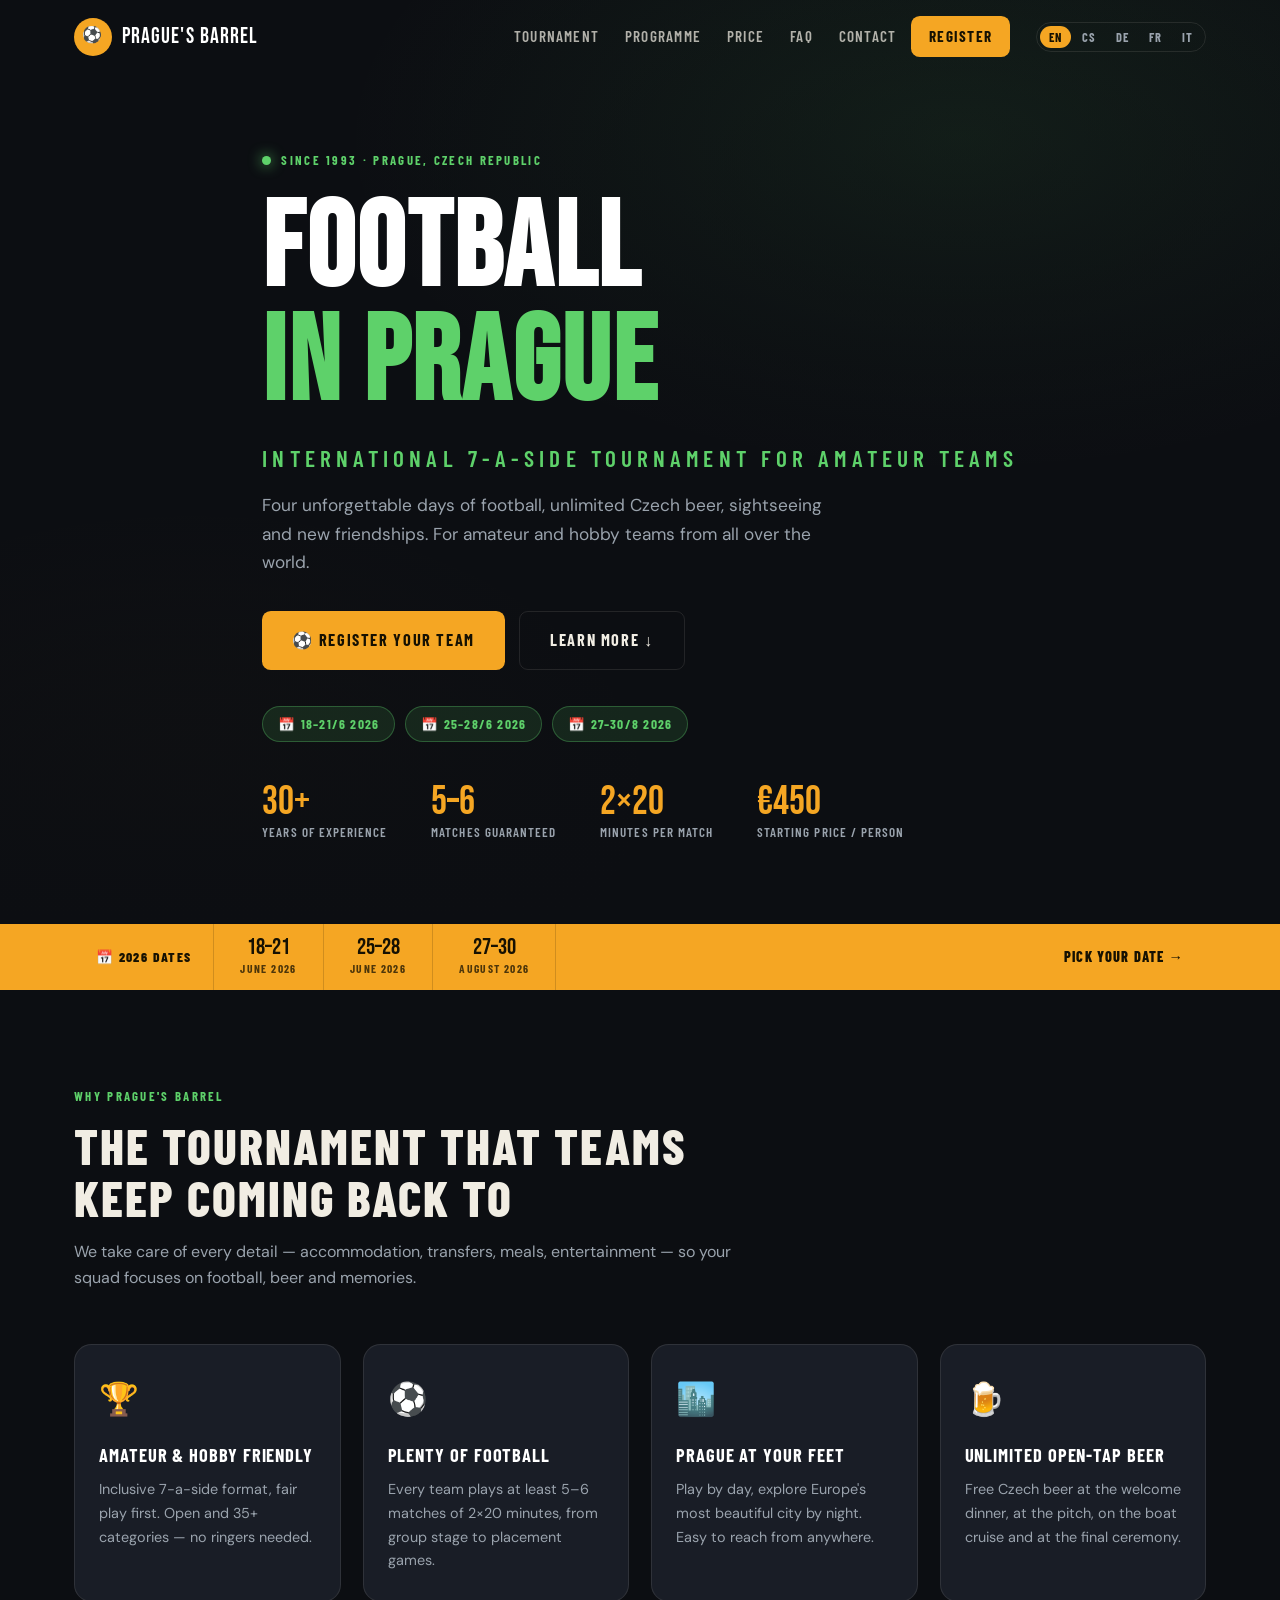
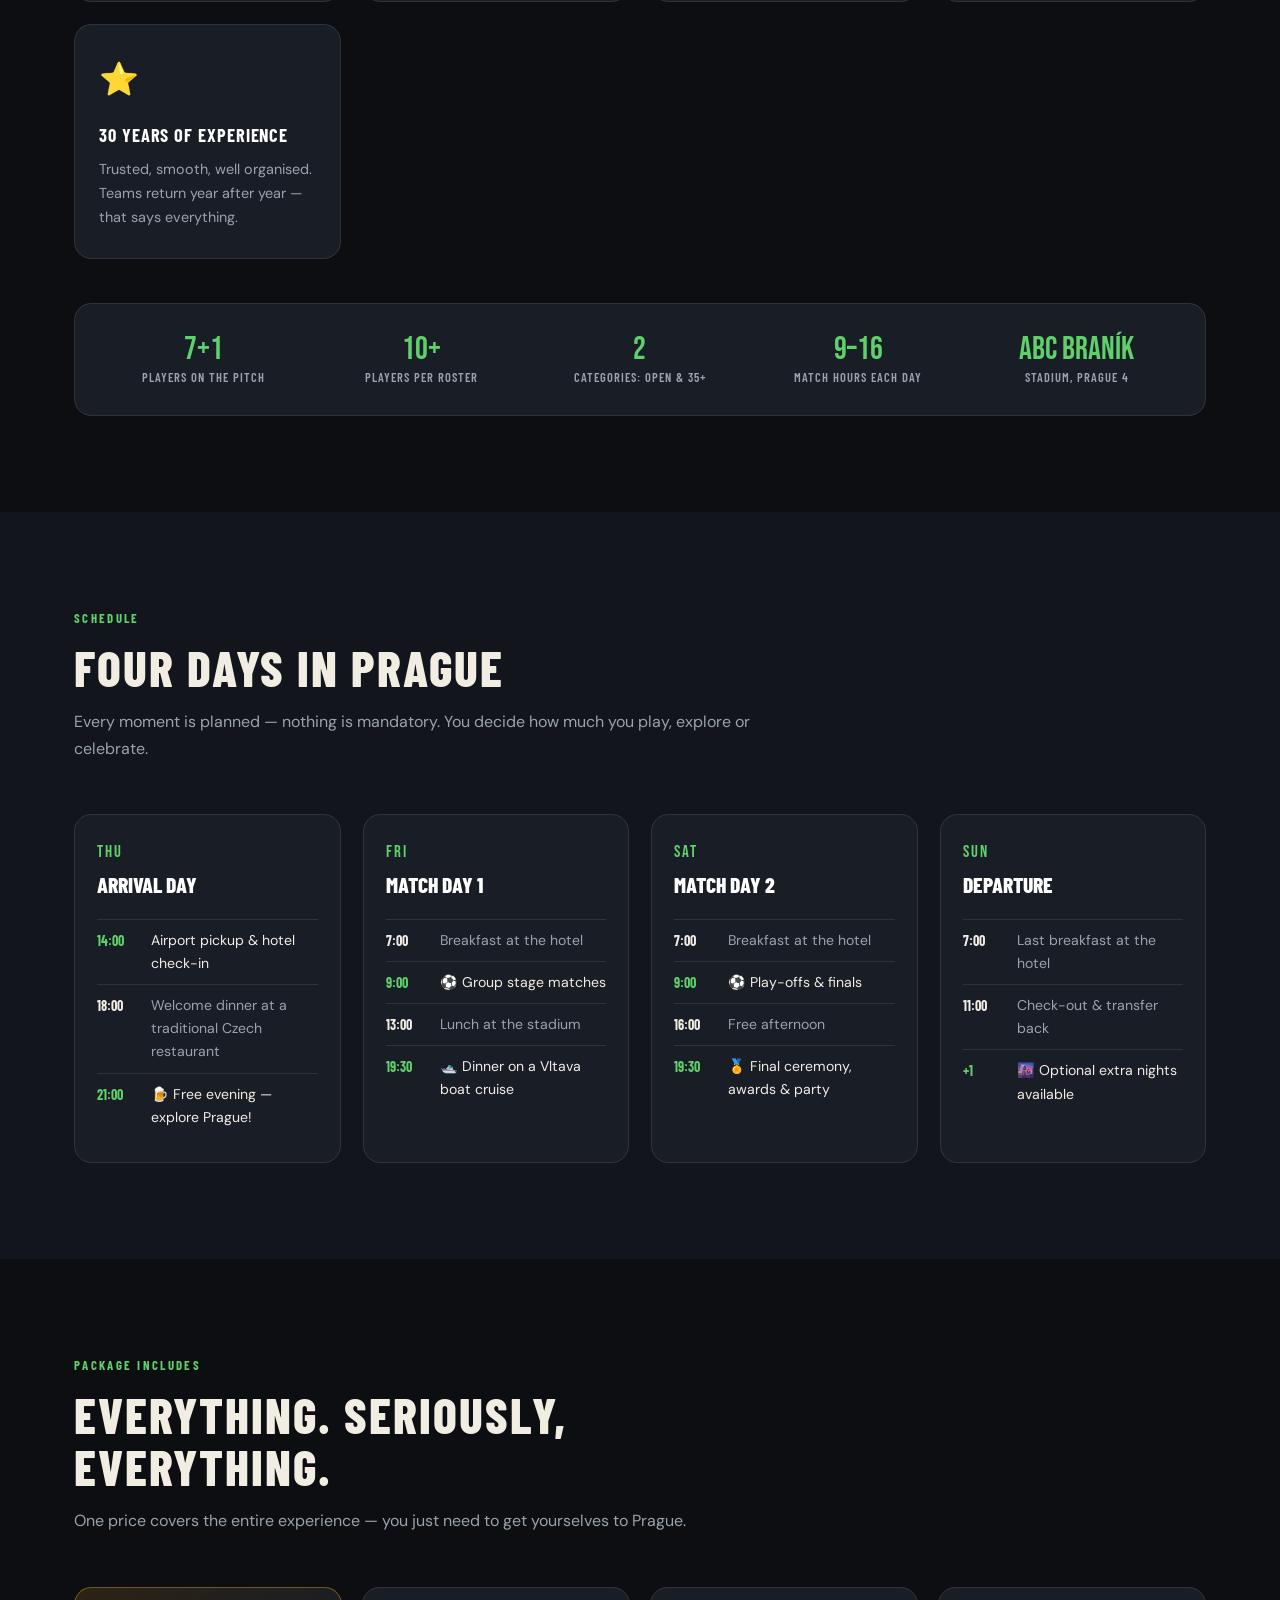
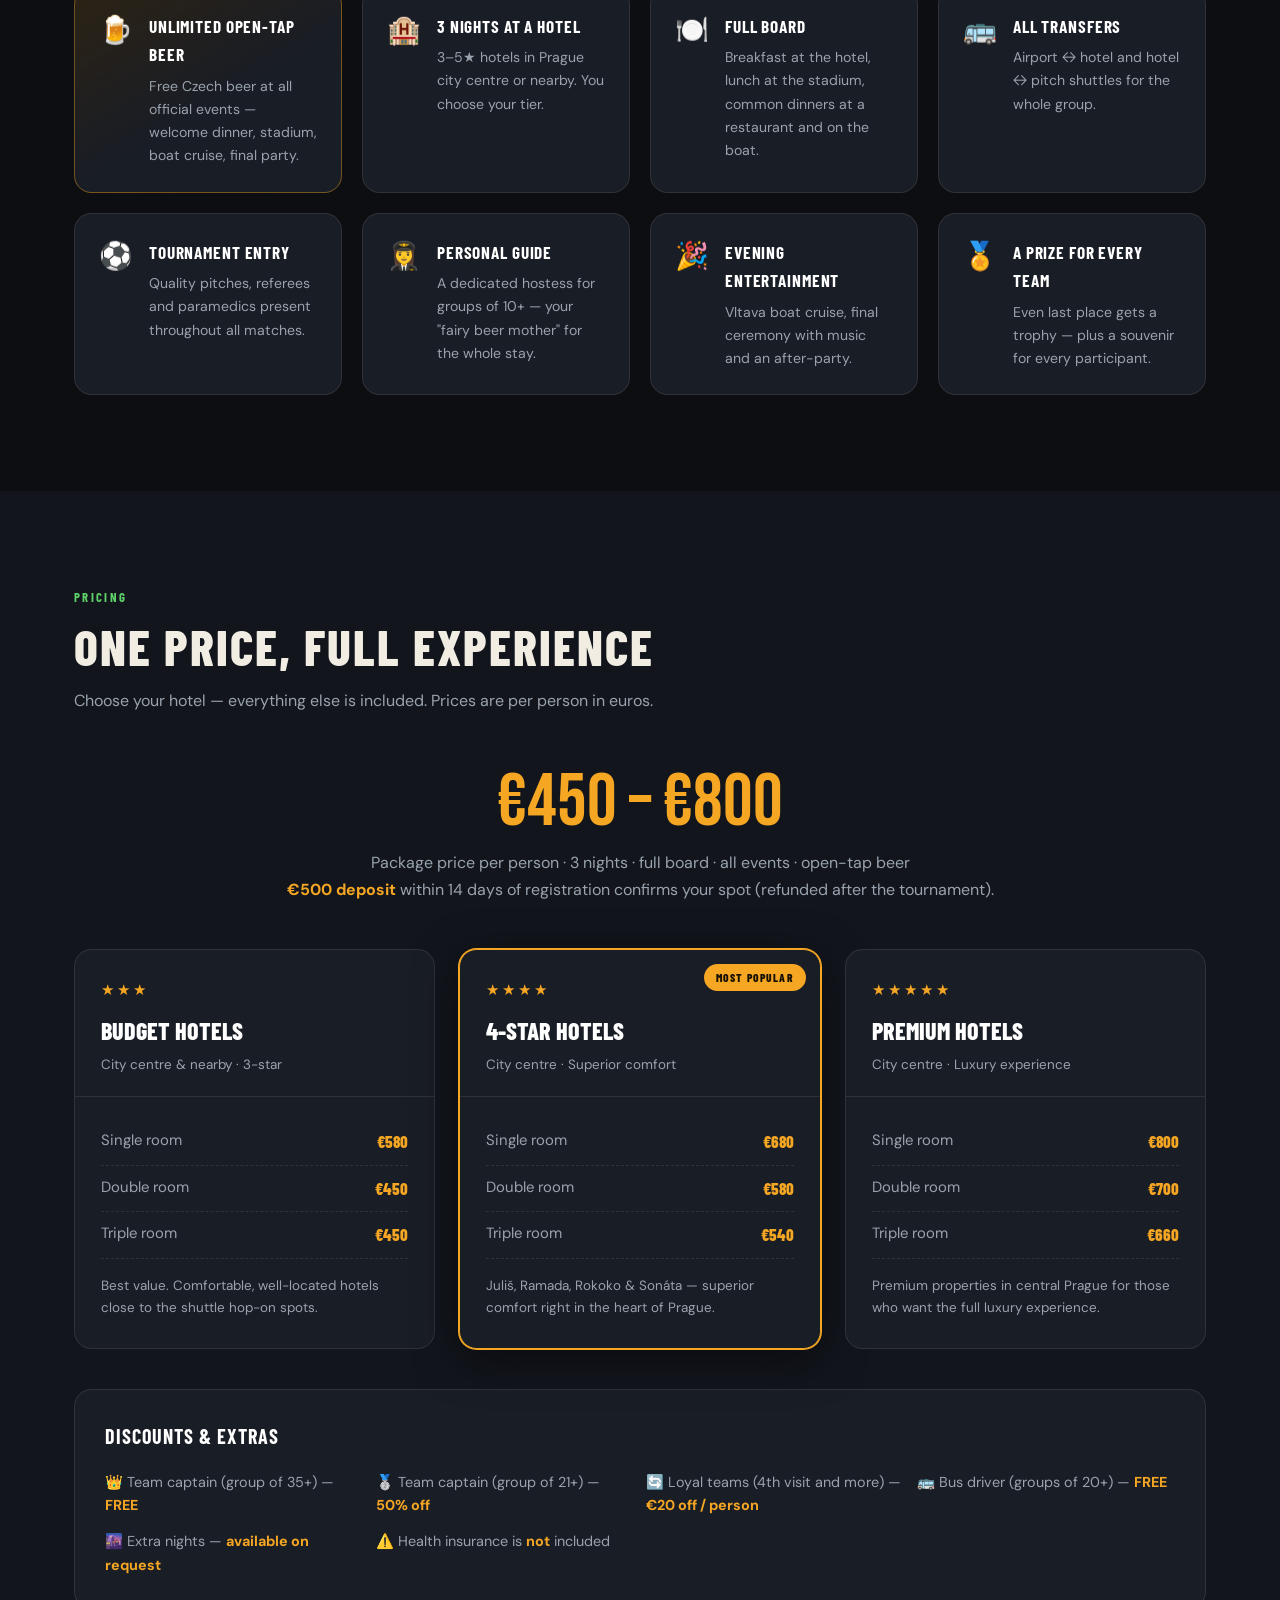
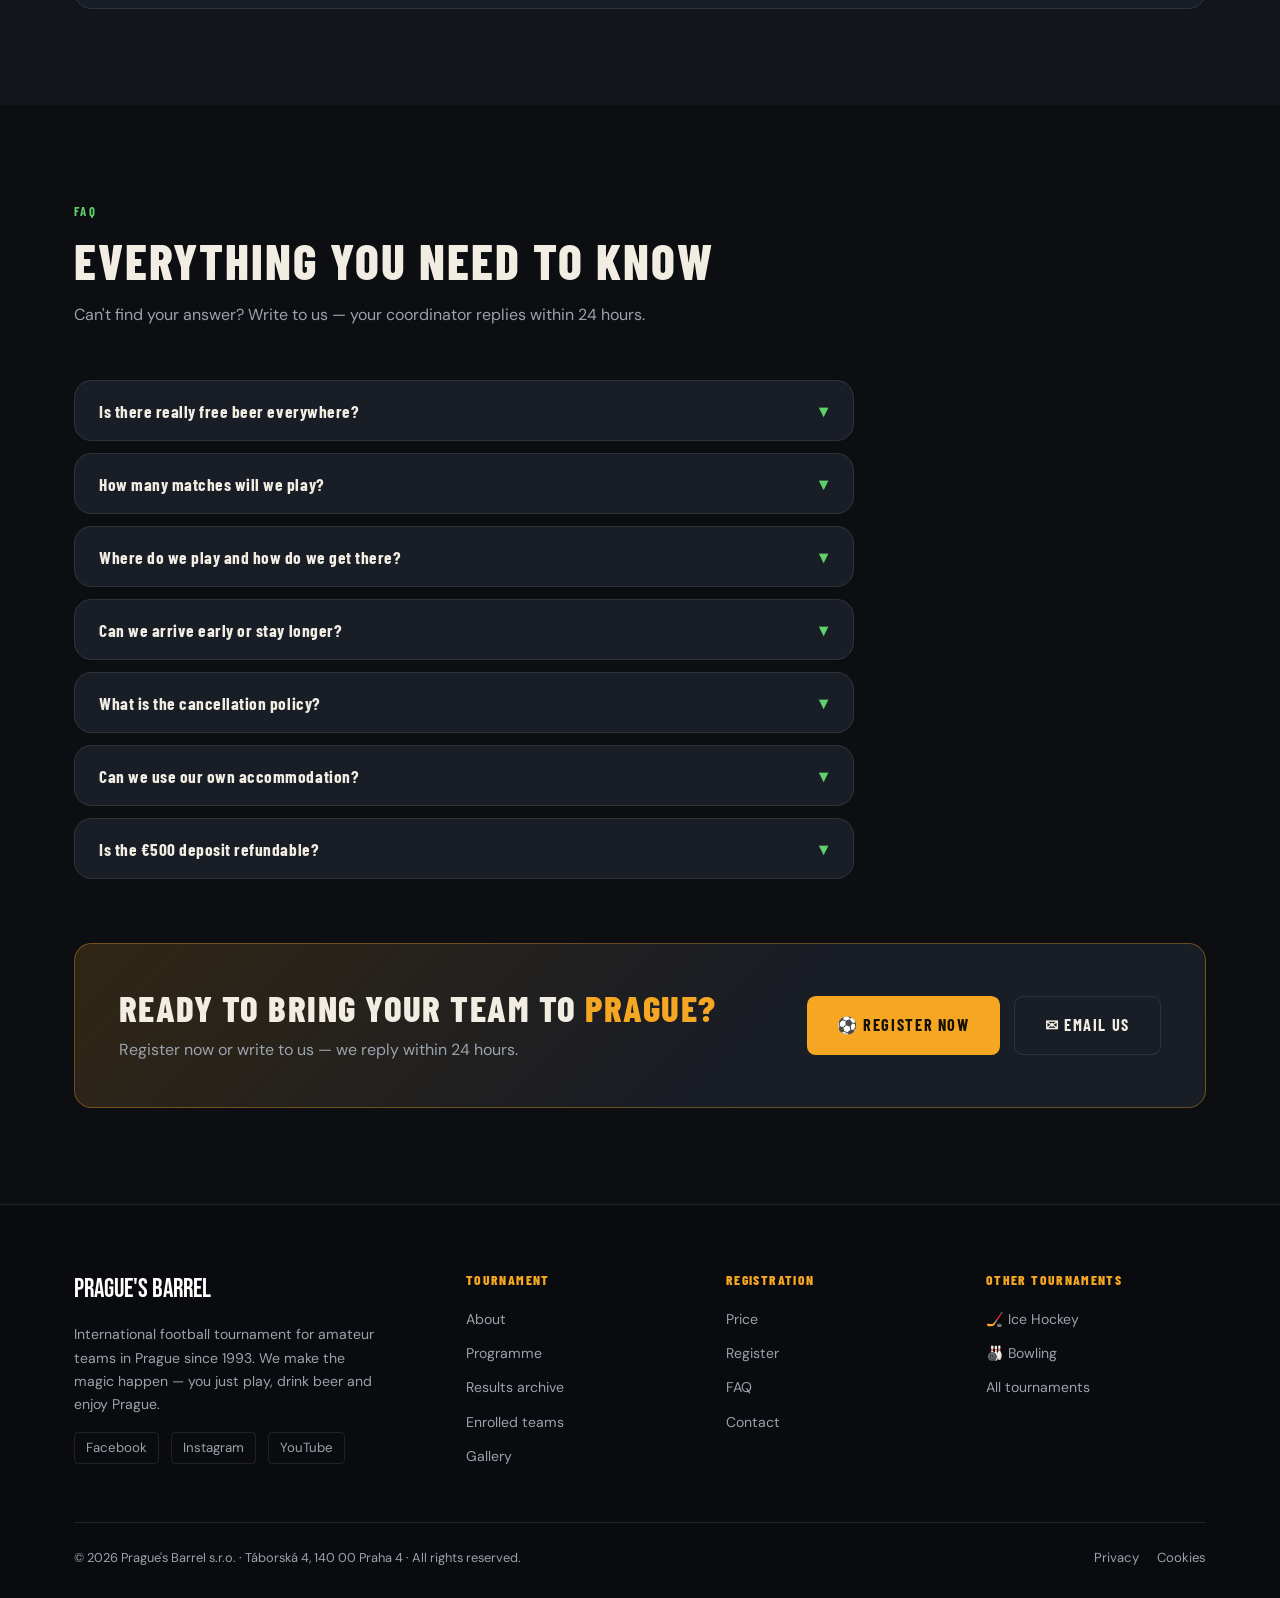
<file: football.html>
<!DOCTYPE html>
<html lang="en">
<head>
<meta charset="UTF-8">
<meta name="viewport" content="width=device-width, initial-scale=1.0">
<title>Football — Prague's Barrel International Tournament</title>
<meta name="description" content="International 7-a-side football tournament for amateur teams in Prague. Hotel, transfers, full board and unlimited beer included. From €450 per person.">
<link rel="preconnect" href="https://fonts.googleapis.com">
<link href="https://fonts.googleapis.com/css2?family=Bebas+Neue&family=Barlow+Condensed:wght@300;400;600;700;800&family=DM+Sans:ital,opsz,wght@0,9..40,300;0,9..40,400;0,9..40,500;1,9..40,300&display=swap" rel="stylesheet">
<link rel="stylesheet" href="assets/css/style.css">
</head>
<body data-sport="football">

<!-- ═══ NAV ═══ -->
<nav id="nav">
  <div class="container">
    <div class="inner">
      <a href="index.html" class="nav-logo">
        <div class="logo-mark">⚽</div>
        <span>Prague's Barrel</span>
      </a>
      <div class="nav-links">
        <a href="#tournament" data-i18n="nav.tournament">Tournament</a>
        <a href="#programme" data-i18n="nav.programme">Programme</a>
        <a href="#price" data-i18n="nav.price">Price</a>
        <a href="#faq" data-i18n="nav.faq">FAQ</a>
        <a href="index.html#contact" data-i18n="nav.contact">Contact</a>
        <a href="https://football.praguesbarrel.eu/registration/" target="_blank" rel="noopener" class="nav-cta" data-i18n="nav.register">Register</a>
      </div>
      <div class="lang-switcher">
        <button data-lang="en">EN</button>
        <button data-lang="cs">CS</button>
        <button data-lang="de">DE</button>
        <button data-lang="fr">FR</button>
        <button data-lang="it">IT</button>
      </div>
      <button class="hamburger" aria-label="Menu" id="menuBtn"><span></span><span></span><span></span></button>
    </div>
  </div>
</nav>

<!-- ═══ HERO ═══ -->
<section id="hero">
  <video class="hero-video" autoplay loop muted playsinline poster="https://football.praguesbarrel.eu/y0OH9L/uploads/2023/11/fotbal.jpeg">
    <source src="https://football.praguesbarrel.eu/y0OH9L/themes/praguesbarrel/video/homepage-desktop.mp4" type="video/mp4">
  </video>
  <div class="hero-bg"></div>
  <div class="container">
    <div class="hero-eyebrow">
      <span class="dot"></span>
      <span class="label" data-i18n="hero.eyebrow">Since 1993 · Prague, Czech Republic</span>
    </div>
    <h1 class="hero-title display"><span data-i18n="hero.title1">Football</span><br><span class="accent" data-i18n="hero.title2">in Prague</span></h1>
    <p class="hero-subtitle" data-i18n="hero.sub">International 7-a-side tournament for amateur teams</p>
    <p class="hero-desc" data-i18n="hero.desc">Four unforgettable days of football, unlimited Czech beer, sightseeing and new friendships. For amateur and hobby teams from all over the world.</p>
    <div class="hero-ctas">
      <a href="https://football.praguesbarrel.eu/registration/" target="_blank" rel="noopener" class="btn btn-primary" data-i18n="hero.cta1">⚽ Register your team</a>
      <a href="#tournament" class="btn btn-ghost" data-i18n="hero.cta2">Learn more ↓</a>
    </div>
    <div class="date-pills">
      <span class="date-pill">📅 18–21/6 2026</span>
      <span class="date-pill">📅 25–28/6 2026</span>
      <span class="date-pill">📅 27–30/8 2026</span>
    </div>
    <div class="hero-stats">
      <div class="hero-stat"><div class="number">30+</div><div class="text" data-i18n="stats.years">Years of experience</div></div>
      <div class="hero-stat"><div class="number">5–6</div><div class="text" data-i18n="stats.matches">Matches guaranteed</div></div>
      <div class="hero-stat"><div class="number">2×20</div><div class="text" data-i18n="stats.minutes">Minutes per match</div></div>
      <div class="hero-stat"><div class="number">€450</div><div class="text" data-i18n="stats.price">Starting price / person</div></div>
    </div>
  </div>
</section>

<!-- ═══ DATES BANNER ═══ -->
<div id="dates-banner">
  <div class="container">
    <div class="dates-inner">
      <div class="dates-label" data-i18n="banner.label">📅 2026 dates</div>
      <div class="date-block"><div class="date-num">18–21</div><div class="date-month" data-i18n="banner.june">June 2026</div></div>
      <div class="date-block"><div class="date-num">25–28</div><div class="date-month" data-i18n="banner.june">June 2026</div></div>
      <div class="date-block"><div class="date-num">27–30</div><div class="date-month" data-i18n="banner.august">August 2026</div></div>
      <div class="dates-cta"><a href="https://football.praguesbarrel.eu/registration/" target="_blank" rel="noopener" data-i18n="banner.cta">Pick your date →</a></div>
    </div>
  </div>
</div>

<!-- ═══ WHY ═══ -->
<section id="tournament" class="section">
  <div class="container">
    <div class="section-header reveal">
      <p class="label" data-i18n="why.label">Why Prague's Barrel</p>
      <h2 data-i18n="why.title">The tournament that teams<br>keep coming back to</h2>
      <p data-i18n="why.desc">We take care of every detail — accommodation, transfers, meals, entertainment — so your squad focuses on football, beer and memories.</p>
    </div>
    <div class="why-grid reveal reveal-delay-1">
      <div class="why-item"><div class="why-icon">🏆</div><h3 data-i18n="why.1.title">Amateur & hobby friendly</h3><p data-i18n="why.1.desc">Inclusive 7-a-side format, fair play first. Open and 35+ categories — no ringers needed.</p></div>
      <div class="why-item"><div class="why-icon">⚽</div><h3 data-i18n="why.2.title">Plenty of football</h3><p data-i18n="why.2.desc">Every team plays at least 5–6 matches of 2×20 minutes, from group stage to placement games.</p></div>
      <div class="why-item"><div class="why-icon">🏙️</div><h3 data-i18n="why.3.title">Prague at your feet</h3><p data-i18n="why.3.desc">Play by day, explore Europe's most beautiful city by night. Easy to reach from anywhere.</p></div>
      <div class="why-item"><div class="why-icon">🍺</div><h3 data-i18n="why.4.title">Unlimited open-tap beer</h3><p data-i18n="why.4.desc">Free Czech beer at the welcome dinner, at the pitch, on the boat cruise and at the final ceremony.</p></div>
      <div class="why-item"><div class="why-icon">⭐</div><h3 data-i18n="why.5.title">30 years of experience</h3><p data-i18n="why.5.desc">Trusted, smooth, well organised. Teams return year after year — that says everything.</p></div>
    </div>

    <div class="facts-strip reveal reveal-delay-2" style="margin-top:44px">
      <div class="fact"><div class="fact-num">7+1</div><div class="fact-text" data-i18n="fact.format">Players on the pitch</div></div>
      <div class="fact"><div class="fact-num">10+</div><div class="fact-text" data-i18n="fact.roster">Players per roster</div></div>
      <div class="fact"><div class="fact-num">2</div><div class="fact-text" data-i18n="fact.categories">Categories: Open & 35+</div></div>
      <div class="fact"><div class="fact-num">9–16</div><div class="fact-text" data-i18n="fact.playtime">Match hours each day</div></div>
      <div class="fact"><div class="fact-num">ABC Braník</div><div class="fact-text" data-i18n="fact.venue">Stadium, Prague 4</div></div>
    </div>
  </div>
</section>

<!-- ═══ PROGRAMME ═══ -->
<section id="programme" class="section section--alt">
  <div class="container">
    <div class="section-header reveal">
      <p class="label" data-i18n="prog.label">Schedule</p>
      <h2 data-i18n="prog.title">Four days in Prague</h2>
      <p data-i18n="prog.desc">Every moment is planned — nothing is mandatory. You decide how much you play, explore or celebrate.</p>
    </div>
    <div class="timeline reveal reveal-delay-1">
      <div class="timeline-day">
        <div class="day-label" data-i18n="prog.d1.label">THU</div>
        <div class="day-name" data-i18n="prog.d1.name">Arrival day</div>
        <div class="day-event event-highlight"><span class="time">14:00</span><span data-i18n="prog.d1.e1">Airport pickup & hotel check-in</span></div>
        <div class="day-event"><span class="time">18:00</span><span data-i18n="prog.d1.e2">Welcome dinner at a traditional Czech restaurant</span></div>
        <div class="day-event event-highlight"><span class="time">21:00</span><span data-i18n="prog.d1.e3">🍺 Free evening — explore Prague!</span></div>
      </div>
      <div class="timeline-day">
        <div class="day-label" data-i18n="prog.d2.label">FRI</div>
        <div class="day-name" data-i18n="prog.d2.name">Match day 1</div>
        <div class="day-event"><span class="time">7:00</span><span data-i18n="prog.d2.e1">Breakfast at the hotel</span></div>
        <div class="day-event event-highlight"><span class="time">9:00</span><span data-i18n="prog.d2.e2">⚽ Group stage matches</span></div>
        <div class="day-event"><span class="time">13:00</span><span data-i18n="prog.d2.e3">Lunch at the stadium</span></div>
        <div class="day-event event-highlight"><span class="time">19:30</span><span data-i18n="prog.d2.e4">🛥️ Dinner on a Vltava boat cruise</span></div>
      </div>
      <div class="timeline-day">
        <div class="day-label" data-i18n="prog.d3.label">SAT</div>
        <div class="day-name" data-i18n="prog.d3.name">Match day 2</div>
        <div class="day-event"><span class="time">7:00</span><span data-i18n="prog.d2.e1">Breakfast at the hotel</span></div>
        <div class="day-event event-highlight"><span class="time">9:00</span><span data-i18n="prog.d3.e1">⚽ Play-offs & finals</span></div>
        <div class="day-event"><span class="time">16:00</span><span data-i18n="prog.d3.e2">Free afternoon</span></div>
        <div class="day-event event-highlight"><span class="time">19:30</span><span data-i18n="prog.d3.e3">🏅 Final ceremony, awards & party</span></div>
      </div>
      <div class="timeline-day">
        <div class="day-label" data-i18n="prog.d4.label">SUN</div>
        <div class="day-name" data-i18n="prog.d4.name">Departure</div>
        <div class="day-event"><span class="time">7:00</span><span data-i18n="prog.d4.e1">Last breakfast at the hotel</span></div>
        <div class="day-event"><span class="time">11:00</span><span data-i18n="prog.d4.e2">Check-out & transfer back</span></div>
        <div class="day-event event-highlight"><span class="time">+1</span><span data-i18n="prog.d4.e3">🌆 Optional extra nights available</span></div>
      </div>
    </div>
  </div>
</section>

<!-- ═══ INCLUDED ═══ -->
<section id="includes" class="section">
  <div class="container">
    <div class="section-header reveal">
      <p class="label" data-i18n="inc.label">Package includes</p>
      <h2 data-i18n="inc.title">Everything. Seriously, everything.</h2>
      <p data-i18n="inc.desc">One price covers the entire experience — you just need to get yourselves to Prague.</p>
    </div>
    <div class="includes-grid reveal reveal-delay-1">
      <div class="include-card highlight-card"><div class="include-icon">🍺</div><div><h3 data-i18n="inc.1.title">Unlimited open-tap beer</h3><p data-i18n="inc.1.desc">Free Czech beer at all official events — welcome dinner, stadium, boat cruise, final party.</p></div></div>
      <div class="include-card"><div class="include-icon">🏨</div><div><h3 data-i18n="inc.2.title">3 nights at a hotel</h3><p data-i18n="inc.2.desc">3–5★ hotels in Prague city centre or nearby. You choose your tier.</p></div></div>
      <div class="include-card"><div class="include-icon">🍽️</div><div><h3 data-i18n="inc.3.title">Full board</h3><p data-i18n="inc.3.desc">Breakfast at the hotel, lunch at the stadium, common dinners at a restaurant and on the boat.</p></div></div>
      <div class="include-card"><div class="include-icon">🚌</div><div><h3 data-i18n="inc.4.title">All transfers</h3><p data-i18n="inc.4.desc">Airport ↔ hotel and hotel ↔ pitch shuttles for the whole group.</p></div></div>
      <div class="include-card"><div class="include-icon">⚽</div><div><h3 data-i18n="inc.5.title">Tournament entry</h3><p data-i18n="inc.5.desc">Quality pitches, referees and paramedics present throughout all matches.</p></div></div>
      <div class="include-card"><div class="include-icon">👩‍✈️</div><div><h3 data-i18n="inc.6.title">Personal guide</h3><p data-i18n="inc.6.desc">A dedicated hostess for groups of 10+ — your "fairy beer mother" for the whole stay.</p></div></div>
      <div class="include-card"><div class="include-icon">🎉</div><div><h3 data-i18n="inc.7.title">Evening entertainment</h3><p data-i18n="inc.7.desc">Vltava boat cruise, final ceremony with music and an after-party.</p></div></div>
      <div class="include-card"><div class="include-icon">🏅</div><div><h3 data-i18n="inc.8.title">A prize for every team</h3><p data-i18n="inc.8.desc">Even last place gets a trophy — plus a souvenir for every participant.</p></div></div>
    </div>
  </div>
</section>

<!-- ═══ PRICE ═══ -->
<section id="price" class="section section--alt">
  <div class="container">
    <div class="section-header reveal">
      <p class="label" data-i18n="price.label">Pricing</p>
      <h2 data-i18n="price.title">One price, full experience</h2>
      <p data-i18n="price.desc">Choose your hotel — everything else is included. Prices are per person in euros.</p>
    </div>
    <div class="price-intro reveal">
      <div class="big-price">€450 – €800</div>
      <p data-i18n="price.deposit">Package price per person · 3 nights · full board · all events · open-tap beer<br><strong style="color:var(--gold)">€500 deposit</strong> within 14 days of registration confirms your spot (refunded after the tournament).</p>
    </div>
    <div class="price-cards reveal reveal-delay-1">
      <div class="price-card">
        <div class="price-card-head">
          <div class="hotel-stars">★★★</div>
          <div class="hotel-name" data-i18n="price.t1.name">Budget hotels</div>
          <div class="hotel-type" data-i18n="price.t1.type">City centre & nearby · 3-star</div>
        </div>
        <div class="price-card-body">
          <div class="room-row"><span class="room-type" data-i18n="price.single">Single room</span><span class="room-price">€580</span></div>
          <div class="room-row"><span class="room-type" data-i18n="price.double">Double room</span><span class="room-price">€450</span></div>
          <div class="room-row"><span class="room-type" data-i18n="price.triple">Triple room</span><span class="room-price">€450</span></div>
          <p class="price-note" data-i18n="price.t1.note">Best value. Comfortable, well-located hotels close to the shuttle hop-on spots.</p>
        </div>
      </div>
      <div class="price-card featured">
        <div class="badge" data-i18n="price.popular">Most popular</div>
        <div class="price-card-head">
          <div class="hotel-stars">★★★★</div>
          <div class="hotel-name" data-i18n="price.t2.name">4-star hotels</div>
          <div class="hotel-type" data-i18n="price.t2.type">City centre · Superior comfort</div>
        </div>
        <div class="price-card-body">
          <div class="room-row"><span class="room-type" data-i18n="price.single">Single room</span><span class="room-price">€680</span></div>
          <div class="room-row"><span class="room-type" data-i18n="price.double">Double room</span><span class="room-price">€580</span></div>
          <div class="room-row"><span class="room-type" data-i18n="price.triple">Triple room</span><span class="room-price">€540</span></div>
          <p class="price-note" data-i18n="price.t2.note">Juliš, Ramada, Rokoko & Sonáta — superior comfort right in the heart of Prague.</p>
        </div>
      </div>
      <div class="price-card">
        <div class="price-card-head">
          <div class="hotel-stars">★★★★★</div>
          <div class="hotel-name" data-i18n="price.t3.name">Premium hotels</div>
          <div class="hotel-type" data-i18n="price.t3.type">City centre · Luxury experience</div>
        </div>
        <div class="price-card-body">
          <div class="room-row"><span class="room-type" data-i18n="price.single">Single room</span><span class="room-price">€800</span></div>
          <div class="room-row"><span class="room-type" data-i18n="price.double">Double room</span><span class="room-price">€700</span></div>
          <div class="room-row"><span class="room-type" data-i18n="price.triple">Triple room</span><span class="room-price">€660</span></div>
          <p class="price-note" data-i18n="price.t3.note">Premium properties in central Prague for those who want the full luxury experience.</p>
        </div>
      </div>
    </div>
    <div class="extras-box reveal reveal-delay-2">
      <h3 data-i18n="price.extras.title">Discounts & extras</h3>
      <div class="extras-grid">
        <div class="extra-item" data-i18n="price.x1">👑 Team captain (group of 35+) — <strong>FREE</strong></div>
        <div class="extra-item" data-i18n="price.x2">🥈 Team captain (group of 21+) — <strong>50% off</strong></div>
        <div class="extra-item" data-i18n="price.x3">🔄 Loyal teams (4th visit and more) — <strong>€20 off / person</strong></div>
        <div class="extra-item" data-i18n="price.x4">🚌 Bus driver (groups of 20+) — <strong>FREE</strong></div>
        <div class="extra-item" data-i18n="price.x5">🌆 Extra nights — <strong>available on request</strong></div>
        <div class="extra-item" data-i18n="price.x6">⚠️ Health insurance is <strong>not</strong> included</div>
      </div>
    </div>
  </div>
</section>

<!-- ═══ FAQ ═══ -->
<section id="faq" class="section">
  <div class="container">
    <div class="section-header reveal">
      <p class="label">FAQ</p>
      <h2 data-i18n="faq.title">Everything you need to know</h2>
      <p data-i18n="faq.desc">Can't find your answer? Write to us — your coordinator replies within 24 hours.</p>
    </div>
    <div class="faq-list reveal reveal-delay-1">
      <div class="faq-item">
        <button class="faq-q"><span data-i18n="faq.1.q">Is there really free beer everywhere?</span><span class="faq-arrow">▾</span></button>
        <div class="faq-a" data-i18n="faq.1.a">Yes! At all official events — open-tap at the welcome dinner, free beer at the pitch all day, on the boat cruise and at the final ceremony. We serve different kinds of Czech beer so you can taste various brands.</div>
      </div>
      <div class="faq-item">
        <button class="faq-q"><span data-i18n="faq.2.q">How many matches will we play?</span><span class="faq-arrow">▾</span></button>
        <div class="faq-a" data-i18n="faq.2.a">Every team plays at least 5–6 matches of 2×20 minutes across Friday and Saturday. Even if you lose everything on day one, you still play for final placement and receive a prize at the Saturday ceremony.</div>
      </div>
      <div class="faq-item">
        <button class="faq-q"><span data-i18n="faq.3.q">Where do we play and how do we get there?</span><span class="faq-arrow">▾</span></button>
        <div class="faq-a" data-i18n="faq.3.a">We play at ABC Braník, Za Mlýnem 1774, Prague 4. Don't worry about transport — we run a shuttle between your hotel and the pitch. Just be at your hop-on spot at the right moment; the schedule is on the board, in the WhatsApp channel, or ask your hostess.</div>
      </div>
      <div class="faq-item">
        <button class="faq-q"><span data-i18n="faq.4.q">Can we arrive early or stay longer?</span><span class="faq-arrow">▾</span></button>
        <div class="faq-a" data-i18n="faq.4.a">Absolutely. Ask your coordinator to extend your stay. The price of each extra night includes accommodation, breakfast, crew assistance and organisation of optional events (city trip, friendly match, etc.) at cost price.</div>
      </div>
      <div class="faq-item">
        <button class="faq-q"><span data-i18n="faq.5.q">What is the cancellation policy?</span><span class="faq-arrow">▾</span></button>
        <div class="faq-a" data-i18n="faq.5.a">More than 90 days before: no penalty. 90–50 days before: the hotel cancellation policy applies (minimum 50%). Less than 50 days: 100%. On the day of the tournament: 100% of the estimated price.</div>
      </div>
      <div class="faq-item">
        <button class="faq-q"><span data-i18n="faq.6.q">Can we use our own accommodation?</span><span class="faq-arrow">▾</span></button>
        <div class="faq-a" data-i18n="faq.6.a">Yes — in that case you pay a lower price covering meals, transport and tournament entry only. Make sure your accommodation is close to our hop-on points so you can use the shuttle service.</div>
      </div>
      <div class="faq-item">
        <button class="faq-q"><span data-i18n="faq.7.q">Is the €500 deposit refundable?</span><span class="faq-arrow">▾</span></button>
        <div class="faq-a" data-i18n="faq.7.a">Yes. We keep it during the tournament as a security deposit and return it to your account right after the tournament ends.</div>
      </div>
    </div>

    <div class="contact-cta reveal reveal-delay-2">
      <div>
        <h2 data-i18n="cta.title">Ready to bring your team to <span>Prague?</span></h2>
        <p class="cta-details" data-i18n="cta.desc">Register now or write to us — we reply within 24 hours.</p>
      </div>
      <div class="cta-buttons">
        <a href="https://football.praguesbarrel.eu/registration/" target="_blank" rel="noopener" class="btn btn-primary" data-i18n="cta.btn1">⚽ Register now</a>
        <a href="mailto:football@praguesbarrel.eu" class="btn btn-ghost" data-i18n="cta.btn2">✉ Email us</a>
      </div>
    </div>
  </div>
</section>

<!-- ═══ FOOTER ═══ -->
<footer>
  <div class="container">
    <div class="footer-inner">
      <div class="footer-brand">
        <div class="logo-name">Prague's Barrel</div>
        <p data-i18n="foot.brand">International football tournament for amateur teams in Prague since 1993. We make the magic happen — you just play, drink beer and enjoy Prague.</p>
        <div class="footer-social">
          <a href="https://www.facebook.com/PraguesBarrelTournaments" target="_blank" rel="noopener">Facebook</a>
          <a href="https://www.instagram.com/praguesbarrel/" target="_blank" rel="noopener">Instagram</a>
          <a href="https://www.youtube.com/channel/UCvWYHwyFxpVAePjJe5VDJsQ" target="_blank" rel="noopener">YouTube</a>
        </div>
      </div>
      <div class="footer-col">
        <h4 data-i18n="foot.tournament">Tournament</h4>
        <ul>
          <li><a href="#tournament" data-i18n="foot.about">About</a></li>
          <li><a href="#programme" data-i18n="nav.programme">Programme</a></li>
          <li><a href="https://football.praguesbarrel.eu/tournament/results/" target="_blank" rel="noopener" data-i18n="foot.results">Results archive</a></li>
          <li><a href="https://football.praguesbarrel.eu/enrolled-teams/" target="_blank" rel="noopener" data-i18n="foot.enrolled">Enrolled teams</a></li>
          <li><a href="https://football.praguesbarrel.eu/gallery/" target="_blank" rel="noopener" data-i18n="foot.gallery">Gallery</a></li>
        </ul>
      </div>
      <div class="footer-col">
        <h4 data-i18n="foot.registration">Registration</h4>
        <ul>
          <li><a href="#price" data-i18n="nav.price">Price</a></li>
          <li><a href="https://football.praguesbarrel.eu/registration/" target="_blank" rel="noopener" data-i18n="nav.register">Register</a></li>
          <li><a href="#faq">FAQ</a></li>
          <li><a href="index.html#contact" data-i18n="nav.contact">Contact</a></li>
        </ul>
      </div>
      <div class="footer-col">
        <h4 data-i18n="foot.other">Other tournaments</h4>
        <ul>
          <li><a href="hockey.html">🏒 <span data-i18n="foot.hockey">Ice Hockey</span></a></li>
          <li><a href="bowling.html">🎳 <span data-i18n="foot.bowling">Bowling</span></a></li>
          <li><a href="index.html" data-i18n="foot.home">All tournaments</a></li>
        </ul>
      </div>
    </div>
    <div class="footer-bottom">
      <p data-i18n="foot.copy">© 2026 Prague's Barrel s.r.o. · Táborská 4, 140 00 Praha 4 · All rights reserved.</p>
      <div class="footer-bottom-links">
        <a href="https://football.praguesbarrel.eu/privacy-statement-eu/" target="_blank" rel="noopener" data-i18n="foot.privacy">Privacy</a>
        <a href="https://football.praguesbarrel.eu/cookie-policy-eu/" target="_blank" rel="noopener">Cookies</a>
      </div>
    </div>
  </div>
</footer>

<script>
const I18N = {
en: {
  "meta.title":"Football — Prague's Barrel International Tournament",
  "meta.desc":"International 7-a-side football tournament for amateur teams in Prague. Hotel, transfers, full board and unlimited beer included. From €450 per person.",
  "nav.tournament":"Tournament","nav.programme":"Programme","nav.price":"Price","nav.faq":"FAQ","nav.contact":"Contact","nav.register":"Register",
  "hero.eyebrow":"Since 1993 · Prague, Czech Republic",
  "hero.title1":"Football","hero.title2":"in Prague",
  "hero.sub":"International 7-a-side tournament for amateur teams",
  "hero.desc":"Four unforgettable days of football, unlimited Czech beer, sightseeing and new friendships. For amateur and hobby teams from all over the world.",
  "hero.cta1":"⚽ Register your team","hero.cta2":"Learn more ↓",
  "stats.years":"Years of experience","stats.matches":"Matches guaranteed","stats.minutes":"Minutes per match","stats.price":"Starting price / person",
  "banner.label":"📅 2026 dates","banner.june":"June 2026","banner.august":"August 2026","banner.cta":"Pick your date →",
  "why.label":"Why Prague's Barrel","why.title":"The tournament that teams<br>keep coming back to",
  "why.desc":"We take care of every detail — accommodation, transfers, meals, entertainment — so your squad focuses on football, beer and memories.",
  "why.1.title":"Amateur & hobby friendly","why.1.desc":"Inclusive 7-a-side format, fair play first. Open and 35+ categories — no ringers needed.",
  "why.2.title":"Plenty of football","why.2.desc":"Every team plays at least 5–6 matches of 2×20 minutes, from group stage to placement games.",
  "why.3.title":"Prague at your feet","why.3.desc":"Play by day, explore Europe's most beautiful city by night. Easy to reach from anywhere.",
  "why.4.title":"Unlimited open-tap beer","why.4.desc":"Free Czech beer at the welcome dinner, at the pitch, on the boat cruise and at the final ceremony.",
  "why.5.title":"30 years of experience","why.5.desc":"Trusted, smooth, well organised. Teams return year after year — that says everything.",
  "fact.format":"Players on the pitch","fact.roster":"Players per roster","fact.categories":"Categories: Open & 35+","fact.playtime":"Match hours each day","fact.venue":"Stadium, Prague 4",
  "prog.label":"Schedule","prog.title":"Four days in Prague",
  "prog.desc":"Every moment is planned — nothing is mandatory. You decide how much you play, explore or celebrate.",
  "prog.d1.label":"THU","prog.d1.name":"Arrival day",
  "prog.d1.e1":"Airport pickup & hotel check-in","prog.d1.e2":"Welcome dinner at a traditional Czech restaurant","prog.d1.e3":"🍺 Free evening — explore Prague!",
  "prog.d2.label":"FRI","prog.d2.name":"Match day 1",
  "prog.d2.e1":"Breakfast at the hotel","prog.d2.e2":"⚽ Group stage matches","prog.d2.e3":"Lunch at the stadium","prog.d2.e4":"🛥️ Dinner on a Vltava boat cruise",
  "prog.d3.label":"SAT","prog.d3.name":"Match day 2",
  "prog.d3.e1":"⚽ Play-offs & finals","prog.d3.e2":"Free afternoon","prog.d3.e3":"🏅 Final ceremony, awards & party",
  "prog.d4.label":"SUN","prog.d4.name":"Departure",
  "prog.d4.e1":"Last breakfast at the hotel","prog.d4.e2":"Check-out & transfer back","prog.d4.e3":"🌆 Optional extra nights available",
  "inc.label":"Package includes","inc.title":"Everything. Seriously, everything.",
  "inc.desc":"One price covers the entire experience — you just need to get yourselves to Prague.",
  "inc.1.title":"Unlimited open-tap beer","inc.1.desc":"Free Czech beer at all official events — welcome dinner, stadium, boat cruise, final party.",
  "inc.2.title":"3 nights at a hotel","inc.2.desc":"3–5★ hotels in Prague city centre or nearby. You choose your tier.",
  "inc.3.title":"Full board","inc.3.desc":"Breakfast at the hotel, lunch at the stadium, common dinners at a restaurant and on the boat.",
  "inc.4.title":"All transfers","inc.4.desc":"Airport ↔ hotel and hotel ↔ pitch shuttles for the whole group.",
  "inc.5.title":"Tournament entry","inc.5.desc":"Quality pitches, referees and paramedics present throughout all matches.",
  "inc.6.title":"Personal guide","inc.6.desc":"A dedicated hostess for groups of 10+ — your \"fairy beer mother\" for the whole stay.",
  "inc.7.title":"Evening entertainment","inc.7.desc":"Vltava boat cruise, final ceremony with music and an after-party.",
  "inc.8.title":"A prize for every team","inc.8.desc":"Even last place gets a trophy — plus a souvenir for every participant.",
  "price.label":"Pricing","price.title":"One price, full experience",
  "price.desc":"Choose your hotel — everything else is included. Prices are per person in euros.",
  "price.deposit":"Package price per person · 3 nights · full board · all events · open-tap beer<br><strong style=\"color:var(--gold)\">€500 deposit</strong> within 14 days of registration confirms your spot (refunded after the tournament).",
  "price.single":"Single room","price.double":"Double room","price.triple":"Triple room","price.popular":"Most popular",
  "price.t1.name":"Budget hotels","price.t1.type":"City centre & nearby · 3-star",
  "price.t1.note":"Best value. Comfortable, well-located hotels close to the shuttle hop-on spots.",
  "price.t2.name":"4-star hotels","price.t2.type":"City centre · Superior comfort",
  "price.t2.note":"Juliš, Ramada, Rokoko & Sonáta — superior comfort right in the heart of Prague.",
  "price.t3.name":"Premium hotels","price.t3.type":"City centre · Luxury experience",
  "price.t3.note":"Premium properties in central Prague for those who want the full luxury experience.",
  "price.extras.title":"Discounts & extras",
  "price.x1":"👑 Team captain (group of 35+) — <strong>FREE</strong>",
  "price.x2":"🥈 Team captain (group of 21+) — <strong>50% off</strong>",
  "price.x3":"🔄 Loyal teams (4th visit and more) — <strong>€20 off / person</strong>",
  "price.x4":"🚌 Bus driver (groups of 20+) — <strong>FREE</strong>",
  "price.x5":"🌆 Extra nights — <strong>available on request</strong>",
  "price.x6":"⚠️ Health insurance is <strong>not</strong> included",
  "faq.title":"Everything you need to know","faq.desc":"Can't find your answer? Write to us — your coordinator replies within 24 hours.",
  "faq.1.q":"Is there really free beer everywhere?",
  "faq.1.a":"Yes! At all official events — open-tap at the welcome dinner, free beer at the pitch all day, on the boat cruise and at the final ceremony. We serve different kinds of Czech beer so you can taste various brands.",
  "faq.2.q":"How many matches will we play?",
  "faq.2.a":"Every team plays at least 5–6 matches of 2×20 minutes across Friday and Saturday. Even if you lose everything on day one, you still play for final placement and receive a prize at the Saturday ceremony.",
  "faq.3.q":"Where do we play and how do we get there?",
  "faq.3.a":"We play at ABC Braník, Za Mlýnem 1774, Prague 4. Don't worry about transport — we run a shuttle between your hotel and the pitch. Just be at your hop-on spot at the right moment; the schedule is on the board, in the WhatsApp channel, or ask your hostess.",
  "faq.4.q":"Can we arrive early or stay longer?",
  "faq.4.a":"Absolutely. Ask your coordinator to extend your stay. The price of each extra night includes accommodation, breakfast, crew assistance and organisation of optional events (city trip, friendly match, etc.) at cost price.",
  "faq.5.q":"What is the cancellation policy?",
  "faq.5.a":"More than 90 days before: no penalty. 90–50 days before: the hotel cancellation policy applies (minimum 50%). Less than 50 days: 100%. On the day of the tournament: 100% of the estimated price.",
  "faq.6.q":"Can we use our own accommodation?",
  "faq.6.a":"Yes — in that case you pay a lower price covering meals, transport and tournament entry only. Make sure your accommodation is close to our hop-on points so you can use the shuttle service.",
  "faq.7.q":"Is the €500 deposit refundable?",
  "faq.7.a":"Yes. We keep it during the tournament as a security deposit and return it to your account right after the tournament ends.",
  "cta.title":"Ready to bring your team to <span>Prague?</span>","cta.desc":"Register now or write to us — we reply within 24 hours.",
  "cta.btn1":"⚽ Register now","cta.btn2":"✉ Email us",
  "foot.brand":"International football tournament for amateur teams in Prague since 1993. We make the magic happen — you just play, drink beer and enjoy Prague.",
  "foot.tournament":"Tournament","foot.about":"About","foot.results":"Results archive","foot.enrolled":"Enrolled teams","foot.gallery":"Gallery",
  "foot.registration":"Registration","foot.other":"Other tournaments","foot.hockey":"Ice Hockey","foot.bowling":"Bowling","foot.home":"All tournaments",
  "foot.privacy":"Privacy",
  "foot.copy":"© 2026 Prague's Barrel s.r.o. · Táborská 4, 140 00 Praha 4 · All rights reserved."
},
cs: {
  "meta.title":"Fotbal — mezinárodní turnaj Prague's Barrel",
  "meta.desc":"Mezinárodní turnaj v malé kopané pro amatérské týmy v Praze. Hotel, doprava, plná penze a neomezené pivo v ceně. Od 450 € za osobu.",
  "nav.tournament":"Turnaj","nav.programme":"Program","nav.price":"Cena","nav.faq":"FAQ","nav.contact":"Kontakt","nav.register":"Registrace",
  "hero.eyebrow":"Od roku 1993 · Praha, Česká republika",
  "hero.title1":"Fotbal","hero.title2":"v Praze",
  "hero.sub":"Mezinárodní turnaj v malé kopané pro amatérské týmy",
  "hero.desc":"Čtyři nezapomenutelné dny fotbalu, neomezené české pivo, památky a nová přátelství. Pro amatérské a hobby týmy z celého světa.",
  "hero.cta1":"⚽ Registrovat tým","hero.cta2":"Zjistit více ↓",
  "stats.years":"Let zkušeností","stats.matches":"Zápasů garantováno","stats.minutes":"Minut na zápas","stats.price":"Cena od / osoba",
  "banner.label":"📅 Termíny 2026","banner.june":"červen 2026","banner.august":"srpen 2026","banner.cta":"Vyberte termín →",
  "why.label":"Proč Prague's Barrel","why.title":"Turnaj, na který se týmy<br>vracejí rok co rok",
  "why.desc":"Postaráme se o každý detail — ubytování, dopravu, jídlo i zábavu — aby se váš tým soustředil na fotbal, pivo a vzpomínky.",
  "why.1.title":"Pro amatéry a hobby hráče","why.1.desc":"Přátelský formát 7+1, fair play na prvním místě. Kategorie Open a 35+ — žádné posily nepotřebujete.",
  "why.2.title":"Spousta fotbalu","why.2.desc":"Každý tým odehraje minimálně 5–6 zápasů 2×20 minut, od skupiny po zápasy o umístění.",
  "why.3.title":"Praha u nohou","why.3.desc":"Ve dne hrajete, večer objevujete nejkrásnější město Evropy. Snadno dostupné odkudkoli.",
  "why.4.title":"Neomezené pivo na čepu","why.4.desc":"České pivo zdarma na uvítací večeři, na hřišti, na lodi i na závěrečném ceremoniálu.",
  "why.5.title":"30 let zkušeností","why.5.desc":"Spolehlivé, hladké, dobře zorganizované. Týmy se vracejí rok co rok — to mluví za vše.",
  "fact.format":"Hráčů na hřišti","fact.roster":"Hráčů na soupisce","fact.categories":"Kategorie: Open & 35+","fact.playtime":"Hodin zápasů denně","fact.venue":"Stadion, Praha 4",
  "prog.label":"Harmonogram","prog.title":"Čtyři dny v Praze",
  "prog.desc":"Každá chvíle je naplánovaná — nic není povinné. Sami rozhodnete, kolik budete hrát, objevovat nebo slavit.",
  "prog.d1.label":"ČT","prog.d1.name":"Den příjezdu",
  "prog.d1.e1":"Vyzvednutí na letišti a check-in v hotelu","prog.d1.e2":"Uvítací večeře v tradiční české restauraci","prog.d1.e3":"🍺 Volný večer — objevujte Prahu!",
  "prog.d2.label":"PÁ","prog.d2.name":"1. hrací den",
  "prog.d2.e1":"Snídaně v hotelu","prog.d2.e2":"⚽ Zápasy ve skupinách","prog.d2.e3":"Oběd na stadionu","prog.d2.e4":"🛥️ Večeře na lodi na Vltavě",
  "prog.d3.label":"SO","prog.d3.name":"2. hrací den",
  "prog.d3.e1":"⚽ Play-off a finále","prog.d3.e2":"Volné odpoledne","prog.d3.e3":"🏅 Závěrečný ceremoniál, ceny a párty",
  "prog.d4.label":"NE","prog.d4.name":"Odjezd",
  "prog.d4.e1":"Poslední snídaně v hotelu","prog.d4.e2":"Check-out a transfer zpět","prog.d4.e3":"🌆 Možnost prodloužení pobytu",
  "inc.label":"Balíček obsahuje","inc.title":"Všechno. Opravdu všechno.",
  "inc.desc":"Jedna cena pokrývá celý zážitek — stačí jen dorazit do Prahy.",
  "inc.1.title":"Neomezené pivo na čepu","inc.1.desc":"České pivo zdarma na všech oficiálních akcích — uvítací večeře, stadion, plavba lodí, závěrečná párty.",
  "inc.2.title":"3 noci v hotelu","inc.2.desc":"Hotely 3–5★ v centru Prahy nebo poblíž. Úroveň si vyberete sami.",
  "inc.3.title":"Plná penze","inc.3.desc":"Snídaně v hotelu, oběd na stadionu, společné večeře v restauraci a na lodi.",
  "inc.4.title":"Veškerá doprava","inc.4.desc":"Letiště ↔ hotel a kyvadlová doprava hotel ↔ hřiště pro celou skupinu.",
  "inc.5.title":"Startovné","inc.5.desc":"Kvalitní hřiště, rozhodčí a zdravotníci přítomní po celou dobu zápasů.",
  "inc.6.title":"Osobní průvodkyně","inc.6.desc":"Hosteska pro skupiny od 10 osob — vaše „pivní víla“ po celý pobyt.",
  "inc.7.title":"Večerní zábava","inc.7.desc":"Plavba po Vltavě, závěrečný ceremoniál s hudbou a after-párty.",
  "inc.8.title":"Cena pro každý tým","inc.8.desc":"I poslední tým dostane trofej — a každý účastník suvenýr.",
  "price.label":"Ceník","price.title":"Jedna cena, kompletní zážitek",
  "price.desc":"Vyberte si hotel — vše ostatní je v ceně. Ceny jsou za osobu v eurech.",
  "price.deposit":"Cena balíčku za osobu · 3 noci · plná penze · všechny akce · pivo na čepu<br><strong style=\"color:var(--gold)\">Záloha 500 €</strong> do 14 dnů od registrace potvrzuje vaše místo (po turnaji se vrací).",
  "price.single":"Jednolůžkový pokoj","price.double":"Dvoulůžkový pokoj","price.triple":"Třílůžkový pokoj","price.popular":"Nejoblíbenější",
  "price.t1.name":"Ekonomické hotely","price.t1.type":"Centrum a okolí · 3 hvězdy",
  "price.t1.note":"Nejlepší poměr ceny a výkonu. Pohodlné hotely blízko nástupních míst kyvadlové dopravy.",
  "price.t2.name":"4hvězdičkové hotely","price.t2.type":"Centrum · Vyšší komfort",
  "price.t2.note":"Juliš, Ramada, Rokoko a Sonáta — nadstandardní komfort přímo v srdci Prahy.",
  "price.t3.name":"Prémiové hotely","price.t3.type":"Centrum · Luxusní zážitek",
  "price.t3.note":"Prémiové hotely v centru Prahy pro ty, kdo chtějí zažít luxus naplno.",
  "price.extras.title":"Slevy a příplatky",
  "price.x1":"👑 Kapitán týmu (skupina 35+) — <strong>ZDARMA</strong>",
  "price.x2":"🥈 Kapitán týmu (skupina 21+) — <strong>sleva 50 %</strong>",
  "price.x3":"🔄 Věrné týmy (4. účast a více) — <strong>sleva 20 € / osoba</strong>",
  "price.x4":"🚌 Řidič autobusu (skupiny 20+) — <strong>ZDARMA</strong>",
  "price.x5":"🌆 Extra noci — <strong>na vyžádání</strong>",
  "price.x6":"⚠️ Zdravotní pojištění <strong>není</strong> v ceně",
  "faq.title":"Vše, co potřebujete vědět","faq.desc":"Nenašli jste odpověď? Napište nám — koordinátorka odpoví do 24 hodin.",
  "faq.1.q":"Je opravdu všude pivo zdarma?",
  "faq.1.a":"Ano! Na všech oficiálních akcích — pivo na čepu na uvítací večeři, zdarma celý den na hřišti, na lodi i na závěrečném ceremoniálu. Čepujeme různé druhy českého piva, ať ochutnáte víc značek.",
  "faq.2.q":"Kolik zápasů odehrajeme?",
  "faq.2.a":"Každý tým odehraje minimálně 5–6 zápasů 2×20 minut během pátku a soboty. I když v první den vše prohrajete, hrajete dál o konečné umístění a na sobotním ceremoniálu dostanete cenu.",
  "faq.3.q":"Kde se hraje a jak se tam dostaneme?",
  "faq.3.a":"Hraje se na ABC Braník, Za Mlýnem 1774, Praha 4. O dopravu se nestarejte — mezi hotelem a hřištěm jezdí kyvadlová doprava. Stačí být ve správný čas na nástupním místě; rozpis najdete na nástěnce, ve WhatsApp kanálu, nebo se zeptejte hostesky.",
  "faq.4.q":"Můžeme přijet dříve nebo zůstat déle?",
  "faq.4.a":"Samozřejmě. Požádejte koordinátorku o prodloužení pobytu. Cena každé extra noci zahrnuje ubytování, snídani, asistenci týmu a organizaci volitelných akcí (výlet po městě, přátelský zápas apod.) za nákladové ceny.",
  "faq.5.q":"Jaké jsou storno podmínky?",
  "faq.5.a":"Více než 90 dní předem: bez penále. 90–50 dní předem: platí storno podmínky hotelu (minimálně 50 %). Méně než 50 dní: 100 %. V den turnaje: 100 % odhadované ceny.",
  "faq.6.q":"Můžeme mít vlastní ubytování?",
  "faq.6.a":"Ano — v tom případě platíte nižší cenu pokrývající pouze jídlo, dopravu a startovné. Ujistěte se, že je vaše ubytování blízko našich nástupních míst, abyste mohli využívat kyvadlovou dopravu.",
  "faq.7.q":"Je záloha 500 € vratná?",
  "faq.7.a":"Ano. Během turnaje ji držíme jako kauci a hned po skončení turnaje ji vracíme na váš účet.",
  "cta.title":"Připraveni přivézt svůj tým do <span>Prahy?</span>","cta.desc":"Zaregistrujte se, nebo nám napište — odpovídáme do 24 hodin.",
  "cta.btn1":"⚽ Registrovat","cta.btn2":"✉ Napište nám",
  "foot.brand":"Mezinárodní fotbalový turnaj pro amatérské týmy v Praze od roku 1993. My zařídíme kouzla — vy jen hrajete, pijete pivo a užíváte si Prahu.",
  "foot.tournament":"Turnaj","foot.about":"O turnaji","foot.results":"Archiv výsledků","foot.enrolled":"Přihlášené týmy","foot.gallery":"Galerie",
  "foot.registration":"Registrace","foot.other":"Další turnaje","foot.hockey":"Lední hokej","foot.bowling":"Bowling","foot.home":"Všechny turnaje",
  "foot.privacy":"Ochrana údajů",
  "foot.copy":"© 2026 Prague's Barrel s.r.o. · Táborská 4, 140 00 Praha 4 · Všechna práva vyhrazena."
},
de: {
  "meta.title":"Fußball — Internationales Turnier Prague's Barrel",
  "meta.desc":"Internationales Kleinfeld-Fußballturnier für Amateurteams in Prag. Hotel, Transfers, Vollpension und unbegrenztes Bier inklusive. Ab 450 € pro Person.",
  "nav.tournament":"Turnier","nav.programme":"Programm","nav.price":"Preis","nav.faq":"FAQ","nav.contact":"Kontakt","nav.register":"Anmelden",
  "hero.eyebrow":"Seit 1993 · Prag, Tschechische Republik",
  "hero.title1":"Fußball","hero.title2":"in Prag",
  "hero.sub":"Internationales 7er-Turnier für Amateurteams",
  "hero.desc":"Vier unvergessliche Tage Fußball, unbegrenztes tschechisches Bier, Sightseeing und neue Freundschaften. Für Amateur- und Hobbyteams aus aller Welt.",
  "hero.cta1":"⚽ Team anmelden","hero.cta2":"Mehr erfahren ↓",
  "stats.years":"Jahre Erfahrung","stats.matches":"Spiele garantiert","stats.minutes":"Minuten pro Spiel","stats.price":"Preis ab / Person",
  "banner.label":"📅 Termine 2026","banner.june":"Juni 2026","banner.august":"August 2026","banner.cta":"Termin wählen →",
  "why.label":"Warum Prague's Barrel","why.title":"Das Turnier, zu dem Teams<br>immer wieder zurückkehren",
  "why.desc":"Wir kümmern uns um jedes Detail — Unterkunft, Transfers, Verpflegung, Unterhaltung — damit sich Ihr Team auf Fußball, Bier und Erinnerungen konzentriert.",
  "why.1.title":"Für Amateure & Hobbyspieler","why.1.desc":"Faires 7er-Format, Fairplay zuerst. Kategorien Open und Ü35 — keine Verstärkung nötig.",
  "why.2.title":"Jede Menge Fußball","why.2.desc":"Jedes Team spielt mindestens 5–6 Spiele à 2×20 Minuten, von der Gruppenphase bis zu den Platzierungsspielen.",
  "why.3.title":"Prag zu Ihren Füßen","why.3.desc":"Tagsüber spielen, abends die schönste Stadt Europas erkunden. Von überall leicht erreichbar.",
  "why.4.title":"Unbegrenztes Fassbier","why.4.desc":"Kostenloses tschechisches Bier beim Begrüßungsabend, am Platz, auf der Bootsfahrt und bei der Abschlussfeier.",
  "why.5.title":"30 Jahre Erfahrung","why.5.desc":"Zuverlässig, reibungslos, gut organisiert. Teams kommen Jahr für Jahr wieder — das sagt alles.",
  "fact.format":"Spieler auf dem Platz","fact.roster":"Spieler pro Kader","fact.categories":"Kategorien: Open & Ü35","fact.playtime":"Spielstunden pro Tag","fact.venue":"Stadion, Prag 4",
  "prog.label":"Zeitplan","prog.title":"Vier Tage in Prag",
  "prog.desc":"Jeder Moment ist geplant — nichts ist Pflicht. Sie entscheiden, wie viel Sie spielen, erkunden oder feiern.",
  "prog.d1.label":"DO","prog.d1.name":"Anreisetag",
  "prog.d1.e1":"Abholung vom Flughafen & Hotel-Check-in","prog.d1.e2":"Begrüßungsabendessen in einem traditionellen tschechischen Restaurant","prog.d1.e3":"🍺 Freier Abend — erkunden Sie Prag!",
  "prog.d2.label":"FR","prog.d2.name":"1. Spieltag",
  "prog.d2.e1":"Frühstück im Hotel","prog.d2.e2":"⚽ Gruppenspiele","prog.d2.e3":"Mittagessen am Stadion","prog.d2.e4":"🛥️ Abendessen auf einer Moldau-Bootsfahrt",
  "prog.d3.label":"SA","prog.d3.name":"2. Spieltag",
  "prog.d3.e1":"⚽ Play-offs & Finale","prog.d3.e2":"Freier Nachmittag","prog.d3.e3":"🏅 Abschlussfeier, Preise & Party",
  "prog.d4.label":"SO","prog.d4.name":"Abreise",
  "prog.d4.e1":"Letztes Frühstück im Hotel","prog.d4.e2":"Check-out & Rücktransfer","prog.d4.e3":"🌆 Zusätzliche Nächte auf Wunsch",
  "inc.label":"Im Paket enthalten","inc.title":"Alles. Wirklich alles.",
  "inc.desc":"Ein Preis deckt das gesamte Erlebnis ab — Sie müssen nur nach Prag kommen.",
  "inc.1.title":"Unbegrenztes Fassbier","inc.1.desc":"Kostenloses tschechisches Bier bei allen offiziellen Veranstaltungen — Begrüßungsabend, Stadion, Bootsfahrt, Abschlussparty.",
  "inc.2.title":"3 Nächte im Hotel","inc.2.desc":"3–5★-Hotels im Zentrum Prags oder in der Nähe. Die Kategorie wählen Sie selbst.",
  "inc.3.title":"Vollpension","inc.3.desc":"Frühstück im Hotel, Mittagessen am Stadion, gemeinsame Abendessen im Restaurant und auf dem Boot.",
  "inc.4.title":"Alle Transfers","inc.4.desc":"Flughafen ↔ Hotel und Hotel ↔ Platz Shuttles für die ganze Gruppe.",
  "inc.5.title":"Startgeld","inc.5.desc":"Hochwertige Plätze, Schiedsrichter und Sanitäter während aller Spiele vor Ort.",
  "inc.6.title":"Persönliche Betreuerin","inc.6.desc":"Eine eigene Hostess für Gruppen ab 10 Personen — Ihre „Bierfee“ für den ganzen Aufenthalt.",
  "inc.7.title":"Abendunterhaltung","inc.7.desc":"Moldau-Bootsfahrt, Abschlussfeier mit Musik und After-Party.",
  "inc.8.title":"Ein Preis für jedes Team","inc.8.desc":"Auch der letzte Platz bekommt einen Pokal — plus ein Souvenir für jeden Teilnehmer.",
  "price.label":"Preise","price.title":"Ein Preis, das volle Erlebnis",
  "price.desc":"Wählen Sie Ihr Hotel — alles andere ist inklusive. Preise pro Person in Euro.",
  "price.deposit":"Paketpreis pro Person · 3 Nächte · Vollpension · alle Events · Fassbier<br><strong style=\"color:var(--gold)\">500 € Anzahlung</strong> innerhalb von 14 Tagen nach der Anmeldung sichert Ihren Platz (wird nach dem Turnier zurückerstattet).",
  "price.single":"Einzelzimmer","price.double":"Doppelzimmer","price.triple":"Dreibettzimmer","price.popular":"Am beliebtesten",
  "price.t1.name":"Budget-Hotels","price.t1.type":"Zentrum & Umgebung · 3 Sterne",
  "price.t1.note":"Bestes Preis-Leistungs-Verhältnis. Komfortable, gut gelegene Hotels nahe den Shuttle-Haltepunkten.",
  "price.t2.name":"4-Sterne-Hotels","price.t2.type":"Zentrum · Gehobener Komfort",
  "price.t2.note":"Juliš, Ramada, Rokoko & Sonáta — gehobener Komfort mitten im Herzen Prags.",
  "price.t3.name":"Premium-Hotels","price.t3.type":"Zentrum · Luxus-Erlebnis",
  "price.t3.note":"Premium-Häuser im Zentrum Prags für alle, die das volle Luxuserlebnis wollen.",
  "price.extras.title":"Rabatte & Extras",
  "price.x1":"👑 Teamkapitän (Gruppe ab 35) — <strong>GRATIS</strong>",
  "price.x2":"🥈 Teamkapitän (Gruppe ab 21) — <strong>50 % Rabatt</strong>",
  "price.x3":"🔄 Treue Teams (ab 4. Teilnahme) — <strong>20 € Rabatt / Person</strong>",
  "price.x4":"🚌 Busfahrer (Gruppen ab 20) — <strong>GRATIS</strong>",
  "price.x5":"🌆 Zusätzliche Nächte — <strong>auf Anfrage</strong>",
  "price.x6":"⚠️ Krankenversicherung ist <strong>nicht</strong> enthalten",
  "faq.title":"Alles, was Sie wissen müssen","faq.desc":"Antwort nicht gefunden? Schreiben Sie uns — Ihre Koordinatorin antwortet innerhalb von 24 Stunden.",
  "faq.1.q":"Gibt es wirklich überall Freibier?",
  "faq.1.a":"Ja! Bei allen offiziellen Veranstaltungen — Fassbier beim Begrüßungsabend, kostenloses Bier den ganzen Tag am Platz, auf der Bootsfahrt und bei der Abschlussfeier. Wir zapfen verschiedene tschechische Biersorten, damit Sie mehrere Marken probieren können.",
  "faq.2.q":"Wie viele Spiele werden wir spielen?",
  "faq.2.a":"Jedes Team spielt mindestens 5–6 Spiele à 2×20 Minuten am Freitag und Samstag. Selbst wenn Sie am ersten Tag alles verlieren, spielen Sie weiter um die Endplatzierung und erhalten bei der Zeremonie am Samstag einen Preis.",
  "faq.3.q":"Wo spielen wir und wie kommen wir dorthin?",
  "faq.3.a":"Gespielt wird im ABC Braník, Za Mlýnem 1774, Prag 4. Um den Transport kümmern wir uns — ein Shuttle pendelt zwischen Ihrem Hotel und dem Platz. Seien Sie einfach zur richtigen Zeit an Ihrem Haltepunkt; den Plan finden Sie am Aushang, im WhatsApp-Kanal oder bei Ihrer Hostess.",
  "faq.4.q":"Können wir früher anreisen oder länger bleiben?",
  "faq.4.a":"Natürlich. Bitten Sie Ihre Koordinatorin um eine Verlängerung. Der Preis jeder zusätzlichen Nacht umfasst Unterkunft, Frühstück, Betreuung und die Organisation optionaler Events (Stadttour, Freundschaftsspiel usw.) zum Selbstkostenpreis.",
  "faq.5.q":"Wie sind die Stornobedingungen?",
  "faq.5.a":"Mehr als 90 Tage vorher: keine Gebühr. 90–50 Tage vorher: es gelten die Stornobedingungen des Hotels (mindestens 50 %). Weniger als 50 Tage: 100 %. Am Turniertag: 100 % des geschätzten Preises.",
  "faq.6.q":"Können wir eine eigene Unterkunft nutzen?",
  "faq.6.a":"Ja — in dem Fall zahlen Sie einen niedrigeren Preis, der nur Verpflegung, Transport und Startgeld umfasst. Achten Sie darauf, dass Ihre Unterkunft in der Nähe unserer Haltepunkte liegt, damit Sie den Shuttle nutzen können.",
  "faq.7.q":"Wird die Anzahlung von 500 € zurückerstattet?",
  "faq.7.a":"Ja. Wir behalten sie während des Turniers als Kaution und überweisen sie direkt nach Turnierende auf Ihr Konto zurück.",
  "cta.title":"Bereit, Ihr Team nach <span>Prag</span> zu bringen?","cta.desc":"Melden Sie sich jetzt an oder schreiben Sie uns — wir antworten innerhalb von 24 Stunden.",
  "cta.btn1":"⚽ Jetzt anmelden","cta.btn2":"✉ E-Mail an uns",
  "foot.brand":"Internationales Fußballturnier für Amateurteams in Prag seit 1993. Wir kümmern uns um alles — Sie spielen, trinken Bier und genießen Prag.",
  "foot.tournament":"Turnier","foot.about":"Über das Turnier","foot.results":"Ergebnisarchiv","foot.enrolled":"Angemeldete Teams","foot.gallery":"Galerie",
  "foot.registration":"Anmeldung","foot.other":"Weitere Turniere","foot.hockey":"Eishockey","foot.bowling":"Bowling","foot.home":"Alle Turniere",
  "foot.privacy":"Datenschutz",
  "foot.copy":"© 2026 Prague's Barrel s.r.o. · Táborská 4, 140 00 Prag 4 · Alle Rechte vorbehalten."
},
fr: {
  "meta.title":"Football — Tournoi international Prague's Barrel",
  "meta.desc":"Tournoi international de foot à 7 pour équipes amateurs à Prague. Hôtel, transferts, pension complète et bière à volonté inclus. Dès 450 € par personne.",
  "nav.tournament":"Tournoi","nav.programme":"Programme","nav.price":"Prix","nav.faq":"FAQ","nav.contact":"Contact","nav.register":"S'inscrire",
  "hero.eyebrow":"Depuis 1993 · Prague, République tchèque",
  "hero.title1":"Football","hero.title2":"à Prague",
  "hero.sub":"Tournoi international de foot à 7 pour équipes amateurs",
  "hero.desc":"Quatre jours inoubliables de football, de bière tchèque à volonté, de visites et de nouvelles amitiés. Pour équipes amateurs et loisirs du monde entier.",
  "hero.cta1":"⚽ Inscrire votre équipe","hero.cta2":"En savoir plus ↓",
  "stats.years":"Années d'expérience","stats.matches":"Matchs garantis","stats.minutes":"Minutes par match","stats.price":"Prix dès / personne",
  "banner.label":"📅 Dates 2026","banner.june":"juin 2026","banner.august":"août 2026","banner.cta":"Choisissez votre date →",
  "why.label":"Pourquoi Prague's Barrel","why.title":"Le tournoi auquel les équipes<br>reviennent chaque année",
  "why.desc":"Nous nous occupons de chaque détail — hébergement, transferts, repas, animations — pour que votre équipe se concentre sur le foot, la bière et les souvenirs.",
  "why.1.title":"Pour amateurs & loisirs","why.1.desc":"Format convivial à 7, fair-play d'abord. Catégories Open et 35+ — pas besoin de renforts.",
  "why.2.title":"Beaucoup de football","why.2.desc":"Chaque équipe joue au moins 5–6 matchs de 2×20 minutes, de la phase de groupes aux matchs de classement.",
  "why.3.title":"Prague à vos pieds","why.3.desc":"Jouez le jour, explorez la plus belle ville d'Europe la nuit. Facile d'accès d'où que vous veniez.",
  "why.4.title":"Bière pression à volonté","why.4.desc":"Bière tchèque gratuite au dîner de bienvenue, au stade, sur le bateau et à la cérémonie finale.",
  "why.5.title":"30 ans d'expérience","why.5.desc":"Fiable, fluide, bien organisé. Les équipes reviennent année après année — tout est dit.",
  "fact.format":"Joueurs sur le terrain","fact.roster":"Joueurs par effectif","fact.categories":"Catégories : Open & 35+","fact.playtime":"Heures de matchs par jour","fact.venue":"Stade, Prague 4",
  "prog.label":"Programme","prog.title":"Quatre jours à Prague",
  "prog.desc":"Chaque moment est planifié — rien n'est obligatoire. C'est vous qui décidez combien vous jouez, explorez ou faites la fête.",
  "prog.d1.label":"JEU","prog.d1.name":"Jour d'arrivée",
  "prog.d1.e1":"Prise en charge à l'aéroport & check-in à l'hôtel","prog.d1.e2":"Dîner de bienvenue dans un restaurant tchèque traditionnel","prog.d1.e3":"🍺 Soirée libre — explorez Prague !",
  "prog.d2.label":"VEN","prog.d2.name":"1er jour de matchs",
  "prog.d2.e1":"Petit-déjeuner à l'hôtel","prog.d2.e2":"⚽ Matchs de la phase de groupes","prog.d2.e3":"Déjeuner au stade","prog.d2.e4":"🛥️ Dîner-croisière sur la Vltava",
  "prog.d3.label":"SAM","prog.d3.name":"2e jour de matchs",
  "prog.d3.e1":"⚽ Play-offs & finales","prog.d3.e2":"Après-midi libre","prog.d3.e3":"🏅 Cérémonie finale, trophées & fête",
  "prog.d4.label":"DIM","prog.d4.name":"Départ",
  "prog.d4.e1":"Dernier petit-déjeuner à l'hôtel","prog.d4.e2":"Check-out & transfert retour","prog.d4.e3":"🌆 Nuits supplémentaires possibles",
  "inc.label":"Le forfait comprend","inc.title":"Tout. Vraiment tout.",
  "inc.desc":"Un seul prix couvre toute l'expérience — il ne vous reste qu'à venir jusqu'à Prague.",
  "inc.1.title":"Bière pression à volonté","inc.1.desc":"Bière tchèque gratuite à tous les événements officiels — dîner de bienvenue, stade, croisière, fête finale.",
  "inc.2.title":"3 nuits à l'hôtel","inc.2.desc":"Hôtels 3–5★ au centre de Prague ou à proximité. Vous choisissez votre gamme.",
  "inc.3.title":"Pension complète","inc.3.desc":"Petit-déjeuner à l'hôtel, déjeuner au stade, dîners communs au restaurant et sur le bateau.",
  "inc.4.title":"Tous les transferts","inc.4.desc":"Navettes aéroport ↔ hôtel et hôtel ↔ terrain pour tout le groupe.",
  "inc.5.title":"Inscription au tournoi","inc.5.desc":"Terrains de qualité, arbitres et secouristes présents pendant tous les matchs.",
  "inc.6.title":"Guide personnelle","inc.6.desc":"Une hôtesse dédiée pour les groupes de 10+ — votre « fée de la bière » pendant tout le séjour.",
  "inc.7.title":"Animations en soirée","inc.7.desc":"Croisière sur la Vltava, cérémonie finale en musique et after-party.",
  "inc.8.title":"Un trophée pour chaque équipe","inc.8.desc":"Même la dernière place reçoit un trophée — plus un souvenir pour chaque participant.",
  "price.label":"Tarifs","price.title":"Un prix, l'expérience complète",
  "price.desc":"Choisissez votre hôtel — tout le reste est inclus. Prix par personne en euros.",
  "price.deposit":"Prix du forfait par personne · 3 nuits · pension complète · tous les événements · bière pression<br><strong style=\"color:var(--gold)\">Acompte de 500 €</strong> sous 14 jours après l'inscription pour confirmer votre place (remboursé après le tournoi).",
  "price.single":"Chambre simple","price.double":"Chambre double","price.triple":"Chambre triple","price.popular":"Le plus populaire",
  "price.t1.name":"Hôtels économiques","price.t1.type":"Centre-ville & alentours · 3 étoiles",
  "price.t1.note":"Le meilleur rapport qualité-prix. Hôtels confortables et bien situés, proches des arrêts de navette.",
  "price.t2.name":"Hôtels 4 étoiles","price.t2.type":"Centre-ville · Confort supérieur",
  "price.t2.note":"Juliš, Ramada, Rokoko & Sonáta — confort supérieur en plein cœur de Prague.",
  "price.t3.name":"Hôtels premium","price.t3.type":"Centre-ville · Expérience de luxe",
  "price.t3.note":"Des établissements haut de gamme au centre de Prague pour ceux qui veulent l'expérience luxe complète.",
  "price.extras.title":"Réductions & extras",
  "price.x1":"👑 Capitaine d'équipe (groupe de 35+) — <strong>GRATUIT</strong>",
  "price.x2":"🥈 Capitaine d'équipe (groupe de 21+) — <strong>-50 %</strong>",
  "price.x3":"🔄 Équipes fidèles (4e participation et plus) — <strong>-20 € / personne</strong>",
  "price.x4":"🚌 Chauffeur de bus (groupes de 20+) — <strong>GRATUIT</strong>",
  "price.x5":"🌆 Nuits supplémentaires — <strong>sur demande</strong>",
  "price.x6":"⚠️ L'assurance santé n'est <strong>pas</strong> incluse",
  "faq.title":"Tout ce qu'il faut savoir","faq.desc":"Vous ne trouvez pas votre réponse ? Écrivez-nous — votre coordinatrice répond sous 24 heures.",
  "faq.1.q":"Y a-t-il vraiment de la bière gratuite partout ?",
  "faq.1.a":"Oui ! À tous les événements officiels — bière pression au dîner de bienvenue, bière gratuite toute la journée au stade, sur le bateau et à la cérémonie finale. Nous servons différentes bières tchèques pour vous faire goûter plusieurs marques.",
  "faq.2.q":"Combien de matchs allons-nous jouer ?",
  "faq.2.a":"Chaque équipe joue au moins 5–6 matchs de 2×20 minutes le vendredi et le samedi. Même si vous perdez tout le premier jour, vous continuez à jouer pour le classement final et recevez un trophée à la cérémonie du samedi.",
  "faq.3.q":"Où joue-t-on et comment s'y rendre ?",
  "faq.3.a":"Nous jouons à ABC Braník, Za Mlýnem 1774, Prague 4. Ne vous souciez pas du transport — une navette circule entre votre hôtel et le terrain. Soyez simplement à votre arrêt au bon moment ; le planning est affiché, dans le canal WhatsApp, ou demandez à votre hôtesse.",
  "faq.4.q":"Peut-on arriver plus tôt ou rester plus longtemps ?",
  "faq.4.a":"Absolument. Demandez à votre coordinatrice de prolonger votre séjour. Le prix de chaque nuit supplémentaire comprend l'hébergement, le petit-déjeuner, l'assistance de l'équipe et l'organisation d'activités optionnelles (visite de la ville, match amical, etc.) à prix coûtant.",
  "faq.5.q":"Quelles sont les conditions d'annulation ?",
  "faq.5.a":"Plus de 90 jours avant : aucune pénalité. Entre 90 et 50 jours : les conditions d'annulation de l'hôtel s'appliquent (minimum 50 %). Moins de 50 jours : 100 %. Le jour du tournoi : 100 % du prix estimé.",
  "faq.6.q":"Peut-on utiliser notre propre hébergement ?",
  "faq.6.a":"Oui — dans ce cas vous payez un prix réduit couvrant uniquement les repas, le transport et l'inscription au tournoi. Assurez-vous que votre hébergement est proche de nos arrêts de navette.",
  "faq.7.q":"L'acompte de 500 € est-il remboursable ?",
  "faq.7.a":"Oui. Nous le conservons pendant le tournoi comme caution et le restituons sur votre compte juste après la fin du tournoi.",
  "cta.title":"Prêts à emmener votre équipe à <span>Prague ?</span>","cta.desc":"Inscrivez-vous maintenant ou écrivez-nous — nous répondons sous 24 heures.",
  "cta.btn1":"⚽ S'inscrire","cta.btn2":"✉ Écrivez-nous",
  "foot.brand":"Tournoi international de football pour équipes amateurs à Prague depuis 1993. On s'occupe de la magie — vous jouez, buvez de la bière et profitez de Prague.",
  "foot.tournament":"Tournoi","foot.about":"À propos","foot.results":"Archives des résultats","foot.enrolled":"Équipes inscrites","foot.gallery":"Galerie",
  "foot.registration":"Inscription","foot.other":"Autres tournois","foot.hockey":"Hockey sur glace","foot.bowling":"Bowling","foot.home":"Tous les tournois",
  "foot.privacy":"Confidentialité",
  "foot.copy":"© 2026 Prague's Barrel s.r.o. · Táborská 4, 140 00 Prague 4 · Tous droits réservés."
},
it: {
  "meta.title":"Calcio — Torneo internazionale Prague's Barrel",
  "meta.desc":"Torneo internazionale di calcio a 7 per squadre amatoriali a Praga. Hotel, transfer, pensione completa e birra illimitata inclusi. Da 450 € a persona.",
  "nav.tournament":"Torneo","nav.programme":"Programma","nav.price":"Prezzo","nav.faq":"FAQ","nav.contact":"Contatti","nav.register":"Iscriviti",
  "hero.eyebrow":"Dal 1993 · Praga, Repubblica Ceca",
  "hero.title1":"Calcio","hero.title2":"a Praga",
  "hero.sub":"Torneo internazionale di calcio a 7 per squadre amatoriali",
  "hero.desc":"Quattro giorni indimenticabili di calcio, birra ceca illimitata, visite e nuove amicizie. Per squadre amatoriali da tutto il mondo.",
  "hero.cta1":"⚽ Iscrivi la tua squadra","hero.cta2":"Scopri di più ↓",
  "stats.years":"Anni di esperienza","stats.matches":"Partite garantite","stats.minutes":"Minuti a partita","stats.price":"Prezzo da / persona",
  "banner.label":"📅 Date 2026","banner.june":"giugno 2026","banner.august":"agosto 2026","banner.cta":"Scegli la tua data →",
  "why.label":"Perché Prague's Barrel","why.title":"Il torneo a cui le squadre<br>tornano ogni anno",
  "why.desc":"Ci occupiamo di ogni dettaglio — alloggio, transfer, pasti, intrattenimento — così la vostra squadra pensa solo a calcio, birra e ricordi.",
  "why.1.title":"Per amatori e hobbisti","why.1.desc":"Formato amichevole a 7, fair play prima di tutto. Categorie Open e 35+ — nessun rinforzo necessario.",
  "why.2.title":"Tanto calcio","why.2.desc":"Ogni squadra gioca almeno 5–6 partite da 2×20 minuti, dal girone alle partite di piazzamento.",
  "why.3.title":"Praga ai vostri piedi","why.3.desc":"Giocate di giorno, esplorate la città più bella d'Europa di sera. Facile da raggiungere da ovunque.",
  "why.4.title":"Birra alla spina illimitata","why.4.desc":"Birra ceca gratuita alla cena di benvenuto, al campo, sul battello e alla cerimonia finale.",
  "why.5.title":"30 anni di esperienza","why.5.desc":"Affidabile, fluido, ben organizzato. Le squadre tornano anno dopo anno — questo dice tutto.",
  "fact.format":"Giocatori in campo","fact.roster":"Giocatori per rosa","fact.categories":"Categorie: Open & 35+","fact.playtime":"Ore di partite al giorno","fact.venue":"Stadio, Praga 4",
  "prog.label":"Programma","prog.title":"Quattro giorni a Praga",
  "prog.desc":"Ogni momento è pianificato — niente è obbligatorio. Decidete voi quanto giocare, esplorare o festeggiare.",
  "prog.d1.label":"GIO","prog.d1.name":"Giorno di arrivo",
  "prog.d1.e1":"Prelievo in aeroporto & check-in in hotel","prog.d1.e2":"Cena di benvenuto in un ristorante ceco tradizionale","prog.d1.e3":"🍺 Serata libera — esplorate Praga!",
  "prog.d2.label":"VEN","prog.d2.name":"1º giorno di gare",
  "prog.d2.e1":"Colazione in hotel","prog.d2.e2":"⚽ Partite della fase a gironi","prog.d2.e3":"Pranzo allo stadio","prog.d2.e4":"🛥️ Cena in crociera sulla Moldava",
  "prog.d3.label":"SAB","prog.d3.name":"2º giorno di gare",
  "prog.d3.e1":"⚽ Play-off e finali","prog.d3.e2":"Pomeriggio libero","prog.d3.e3":"🏅 Cerimonia finale, premi e festa",
  "prog.d4.label":"DOM","prog.d4.name":"Partenza",
  "prog.d4.e1":"Ultima colazione in hotel","prog.d4.e2":"Check-out e transfer di ritorno","prog.d4.e3":"🌆 Notti extra disponibili su richiesta",
  "inc.label":"Il pacchetto include","inc.title":"Tutto. Davvero tutto.",
  "inc.desc":"Un solo prezzo copre l'intera esperienza — dovete solo arrivare a Praga.",
  "inc.1.title":"Birra alla spina illimitata","inc.1.desc":"Birra ceca gratuita a tutti gli eventi ufficiali — cena di benvenuto, stadio, crociera, festa finale.",
  "inc.2.title":"3 notti in hotel","inc.2.desc":"Hotel 3–5★ nel centro di Praga o nelle vicinanze. La categoria la scegliete voi.",
  "inc.3.title":"Pensione completa","inc.3.desc":"Colazione in hotel, pranzo allo stadio, cene comuni al ristorante e sul battello.",
  "inc.4.title":"Tutti i transfer","inc.4.desc":"Navette aeroporto ↔ hotel e hotel ↔ campo per tutto il gruppo.",
  "inc.5.title":"Iscrizione al torneo","inc.5.desc":"Campi di qualità, arbitri e paramedici presenti durante tutte le partite.",
  "inc.6.title":"Guida personale","inc.6.desc":"Una hostess dedicata per gruppi da 10+ — la vostra \"fata della birra\" per tutto il soggiorno.",
  "inc.7.title":"Intrattenimento serale","inc.7.desc":"Crociera sulla Moldava, cerimonia finale con musica e after-party.",
  "inc.8.title":"Un premio per ogni squadra","inc.8.desc":"Anche l'ultima classificata riceve un trofeo — più un souvenir per ogni partecipante.",
  "price.label":"Prezzi","price.title":"Un prezzo, l'esperienza completa",
  "price.desc":"Scegliete il vostro hotel — tutto il resto è incluso. Prezzi a persona in euro.",
  "price.deposit":"Prezzo del pacchetto a persona · 3 notti · pensione completa · tutti gli eventi · birra alla spina<br><strong style=\"color:var(--gold)\">Acconto di 500 €</strong> entro 14 giorni dall'iscrizione per confermare il posto (rimborsato dopo il torneo).",
  "price.single":"Camera singola","price.double":"Camera doppia","price.triple":"Camera tripla","price.popular":"Il più richiesto",
  "price.t1.name":"Hotel economici","price.t1.type":"Centro e dintorni · 3 stelle",
  "price.t1.note":"Il miglior rapporto qualità-prezzo. Hotel comodi e ben posizionati, vicini alle fermate delle navette.",
  "price.t2.name":"Hotel 4 stelle","price.t2.type":"Centro · Comfort superiore",
  "price.t2.note":"Juliš, Ramada, Rokoko & Sonáta — comfort superiore nel cuore di Praga.",
  "price.t3.name":"Hotel premium","price.t3.type":"Centro · Esperienza di lusso",
  "price.t3.note":"Strutture premium nel centro di Praga per chi vuole l'esperienza di lusso completa.",
  "price.extras.title":"Sconti & extra",
  "price.x1":"👑 Capitano (gruppo di 35+) — <strong>GRATIS</strong>",
  "price.x2":"🥈 Capitano (gruppo di 21+) — <strong>sconto 50%</strong>",
  "price.x3":"🔄 Squadre fedeli (dalla 4ª partecipazione) — <strong>sconto 20 € / persona</strong>",
  "price.x4":"🚌 Autista del bus (gruppi di 20+) — <strong>GRATIS</strong>",
  "price.x5":"🌆 Notti extra — <strong>su richiesta</strong>",
  "price.x6":"⚠️ L'assicurazione sanitaria <strong>non</strong> è inclusa",
  "faq.title":"Tutto quello che dovete sapere","faq.desc":"Non trovate la risposta? Scriveteci — la vostra coordinatrice risponde entro 24 ore.",
  "faq.1.q":"C'è davvero birra gratis ovunque?",
  "faq.1.a":"Sì! A tutti gli eventi ufficiali — birra alla spina alla cena di benvenuto, birra gratuita tutto il giorno al campo, sul battello e alla cerimonia finale. Serviamo diversi tipi di birra ceca, così potete assaggiare varie marche.",
  "faq.2.q":"Quante partite giocheremo?",
  "faq.2.a":"Ogni squadra gioca almeno 5–6 partite da 2×20 minuti tra venerdì e sabato. Anche perdendo tutto il primo giorno, continuate a giocare per il piazzamento finale e ricevete un premio alla cerimonia del sabato.",
  "faq.3.q":"Dove si gioca e come ci si arriva?",
  "faq.3.a":"Si gioca all'ABC Braník, Za Mlýnem 1774, Praga 4. Non preoccupatevi del trasporto — una navetta collega il vostro hotel e il campo. Basta trovarsi alla fermata al momento giusto; gli orari sono in bacheca, nel canale WhatsApp, o chiedete alla vostra hostess.",
  "faq.4.q":"Possiamo arrivare prima o restare più a lungo?",
  "faq.4.a":"Certamente. Chiedete alla vostra coordinatrice di prolungare il soggiorno. Il prezzo di ogni notte extra include alloggio, colazione, assistenza dello staff e organizzazione di attività opzionali (tour della città, amichevole, ecc.) a prezzo di costo.",
  "faq.5.q":"Qual è la politica di cancellazione?",
  "faq.5.a":"Più di 90 giorni prima: nessuna penale. 90–50 giorni prima: si applicano le condizioni di cancellazione dell'hotel (minimo 50%). Meno di 50 giorni: 100%. Il giorno del torneo: 100% del prezzo stimato.",
  "faq.6.q":"Possiamo usare un alloggio nostro?",
  "faq.6.a":"Sì — in tal caso pagate un prezzo ridotto che copre solo pasti, trasporti e iscrizione al torneo. Assicuratevi che il vostro alloggio sia vicino alle nostre fermate per poter usare la navetta.",
  "faq.7.q":"L'acconto di 500 € è rimborsabile?",
  "faq.7.a":"Sì. Lo tratteniamo durante il torneo come cauzione e lo restituiamo sul vostro conto subito dopo la fine del torneo.",
  "cta.title":"Pronti a portare la vostra squadra a <span>Praga?</span>","cta.desc":"Iscrivetevi ora o scriveteci — rispondiamo entro 24 ore.",
  "cta.btn1":"⚽ Iscriviti ora","cta.btn2":"✉ Scrivici",
  "foot.brand":"Torneo internazionale di calcio per squadre amatoriali a Praga dal 1993. Alla magia pensiamo noi — voi giocate, bevete birra e vi godete Praga.",
  "foot.tournament":"Torneo","foot.about":"Il torneo","foot.results":"Archivio risultati","foot.enrolled":"Squadre iscritte","foot.gallery":"Galleria",
  "foot.registration":"Iscrizione","foot.other":"Altri tornei","foot.hockey":"Hockey su ghiaccio","foot.bowling":"Bowling","foot.home":"Tutti i tornei",
  "foot.privacy":"Privacy",
  "foot.copy":"© 2026 Prague's Barrel s.r.o. · Táborská 4, 140 00 Praga 4 · Tutti i diritti riservati."
}
};
</script>
<script src="assets/js/main.js"></script>
</body>
</html>
</file>
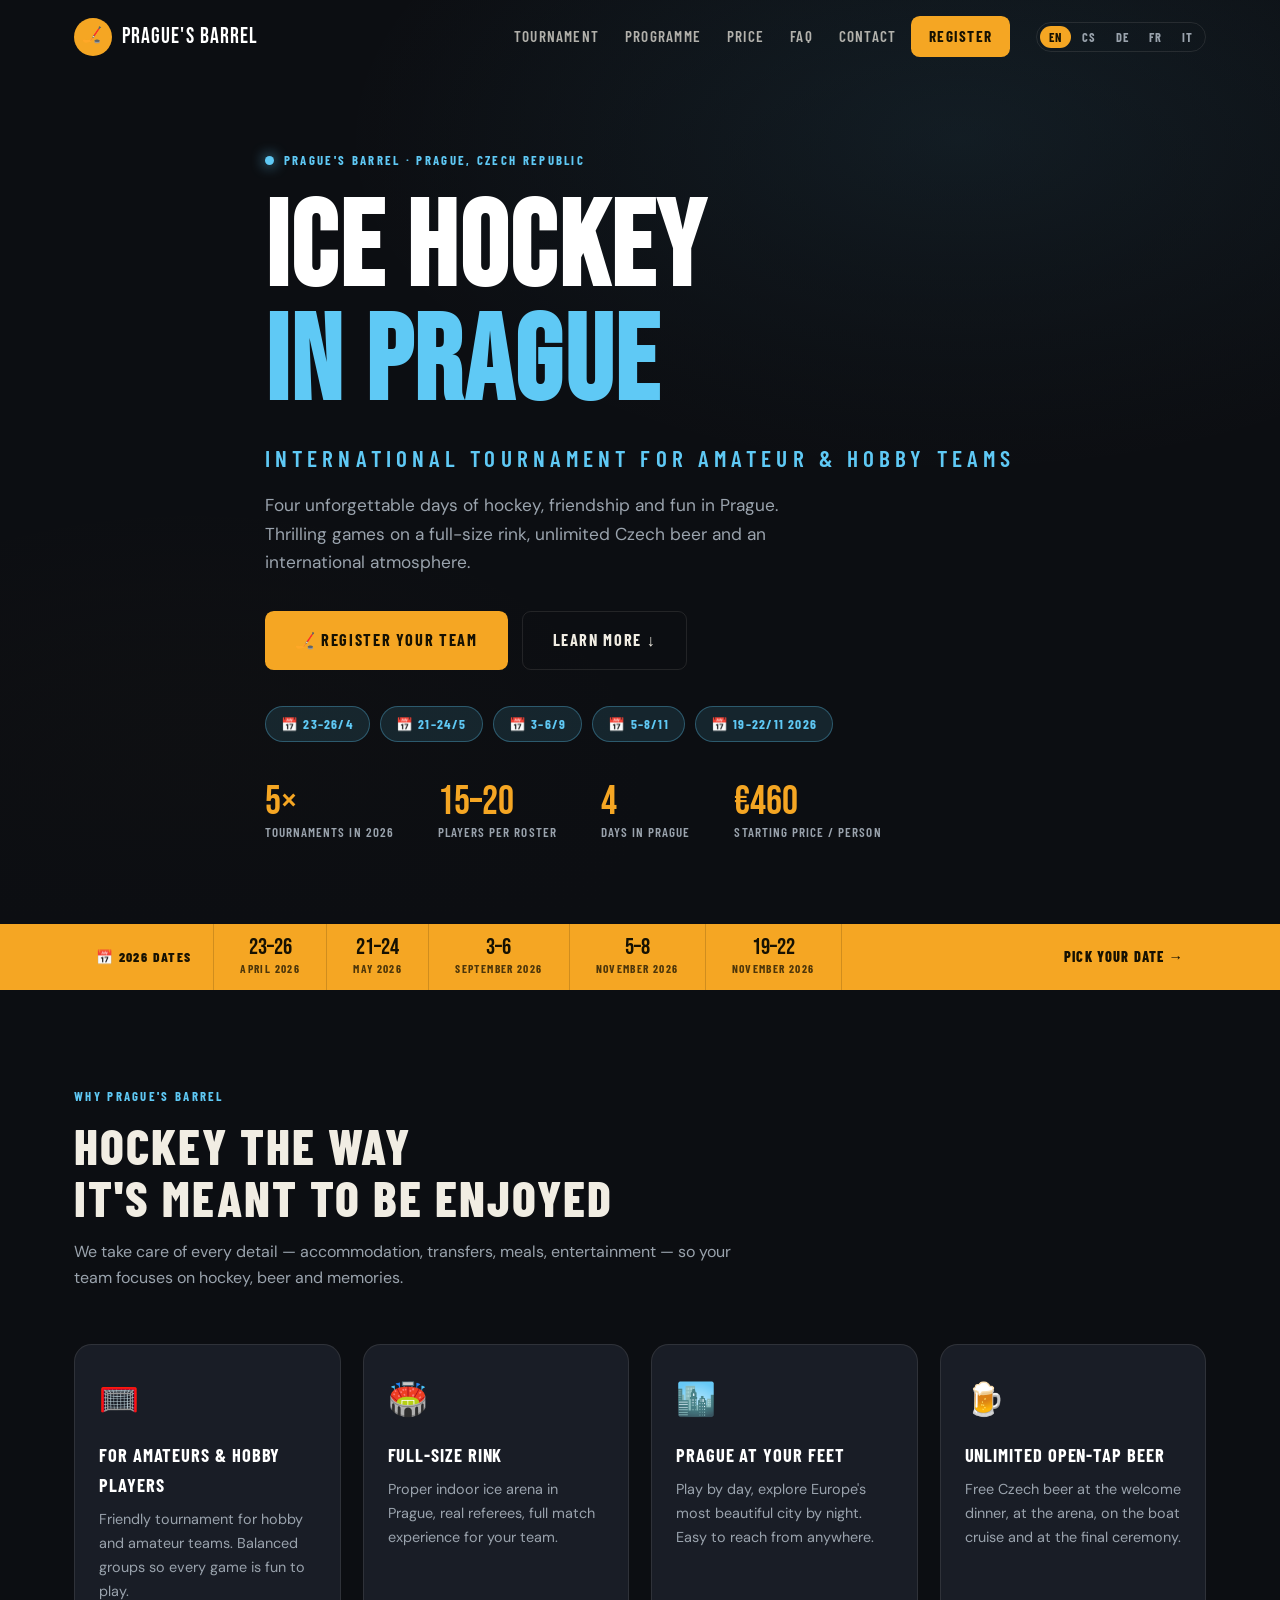
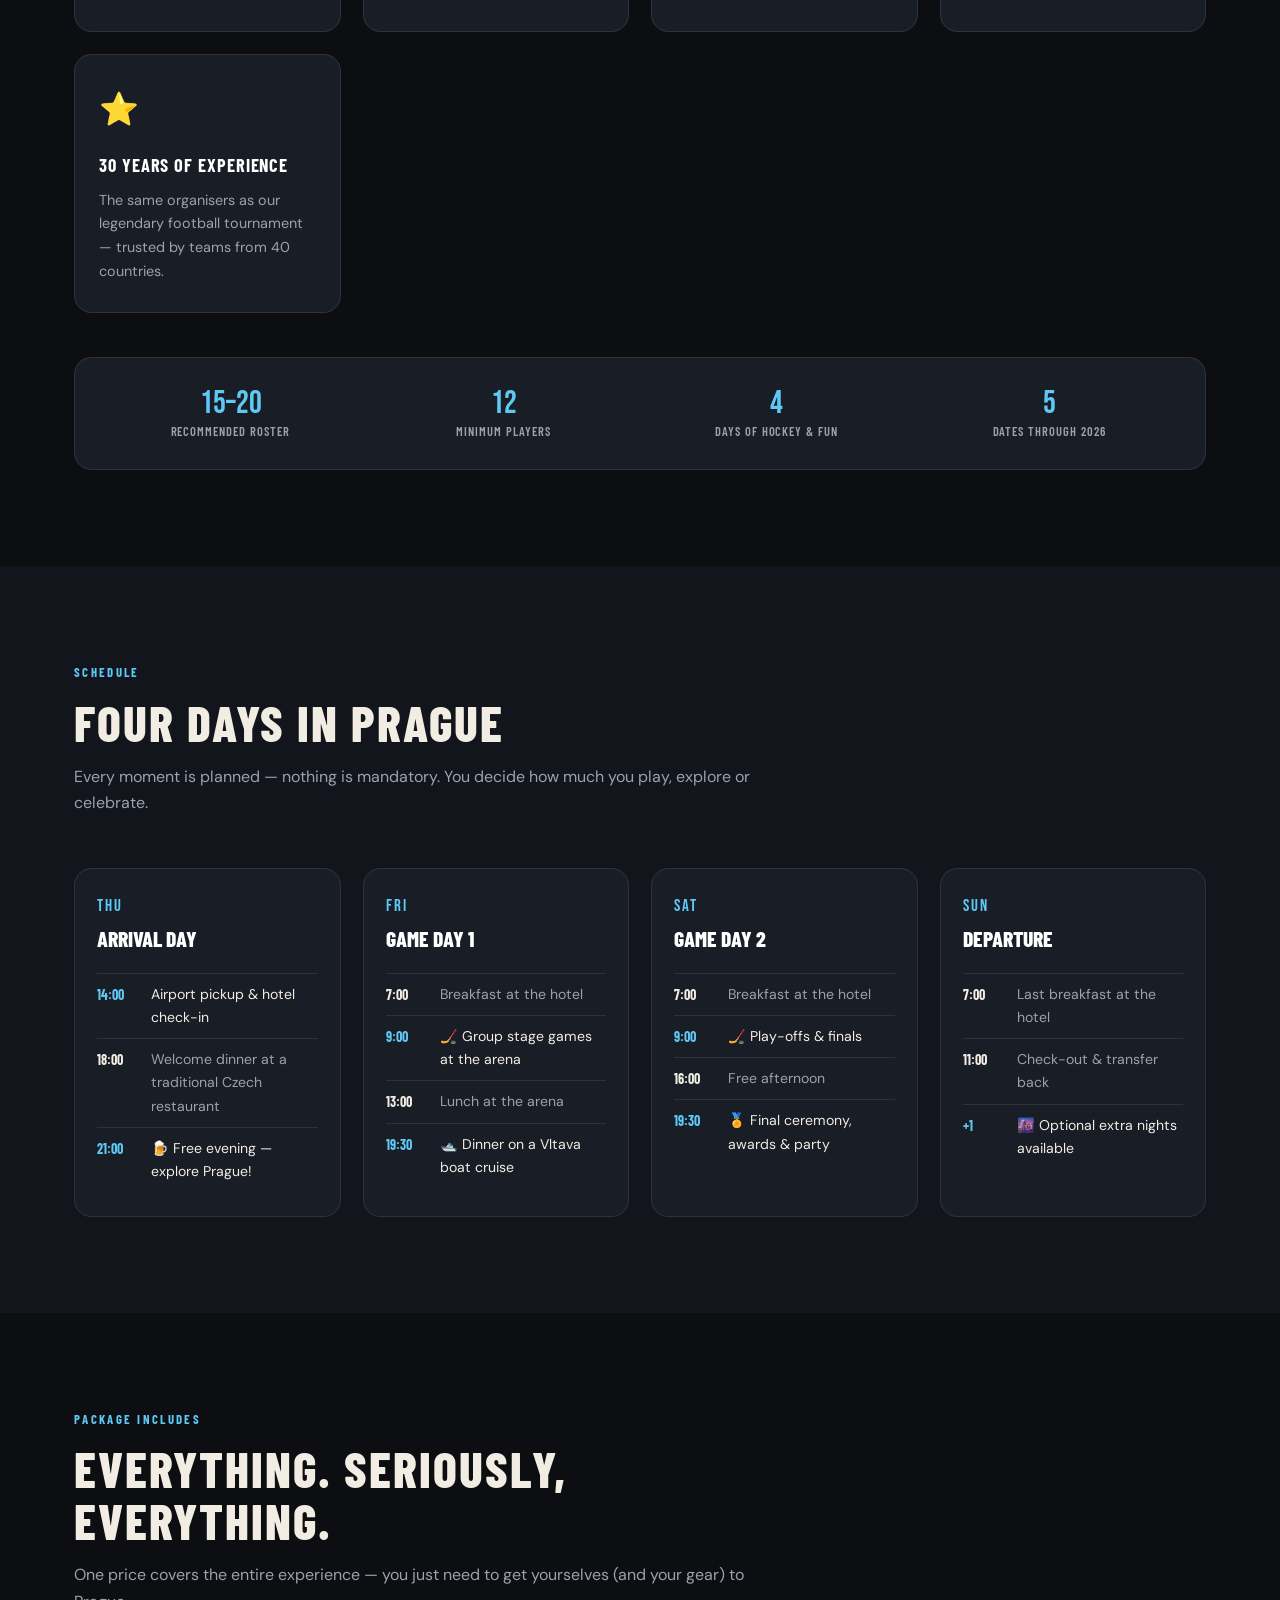
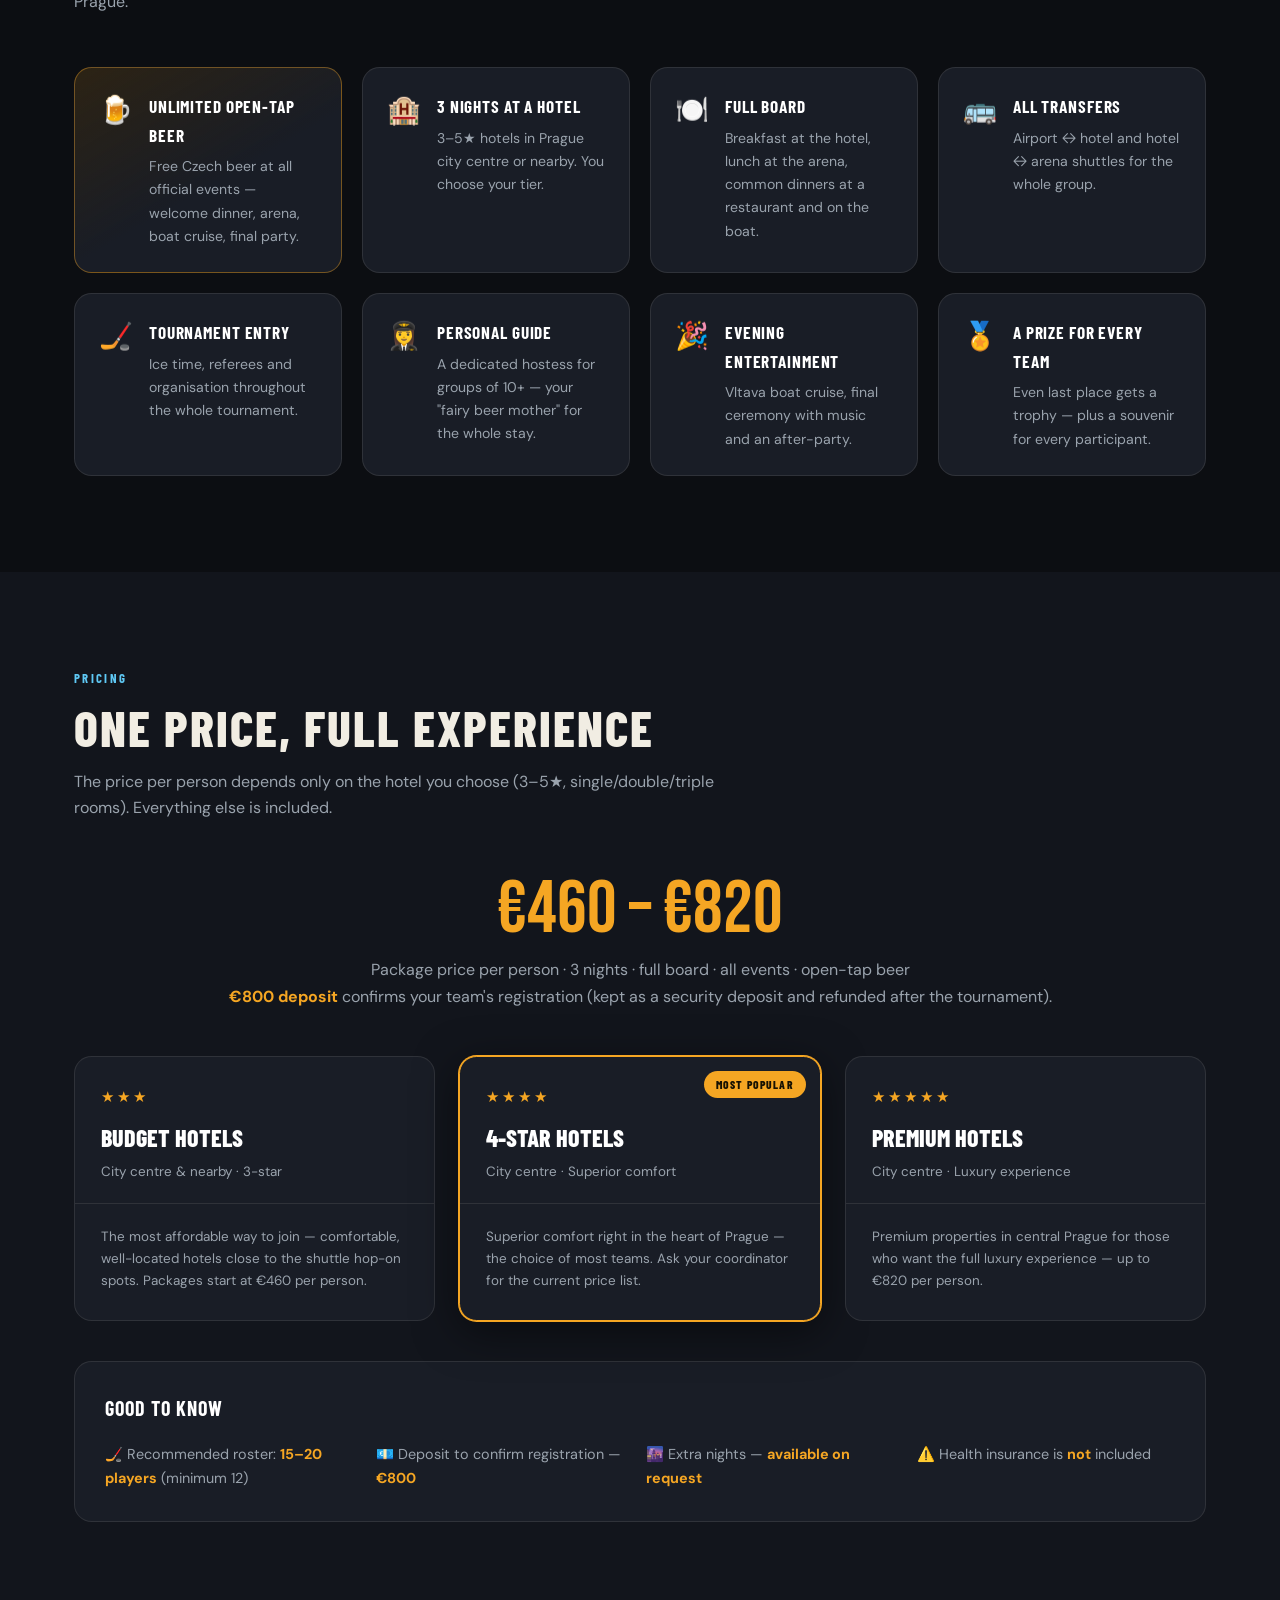
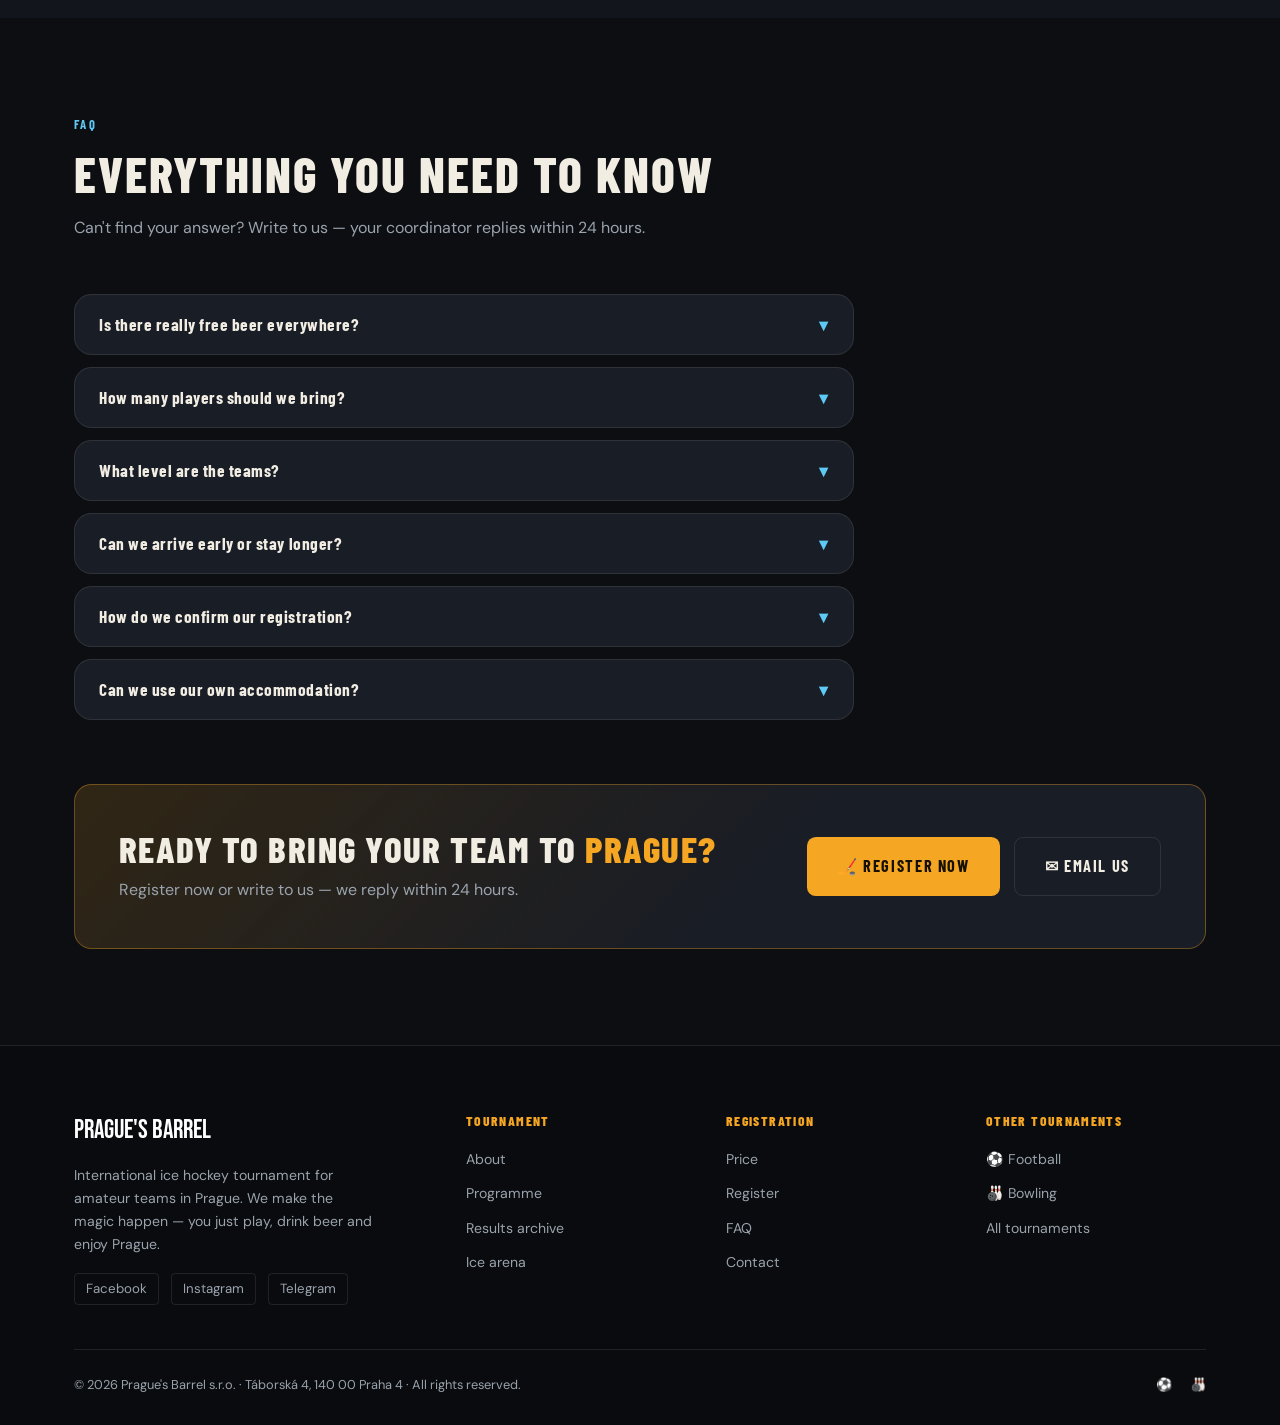
<file: hockey.html>
<!DOCTYPE html>
<html lang="en">
<head>
<meta charset="UTF-8">
<meta name="viewport" content="width=device-width, initial-scale=1.0">
<title>Ice Hockey — Prague's Barrel International Tournament</title>
<meta name="description" content="International amateur ice hockey tournament in Prague. Hotel, transfers, full board and unlimited beer included. From €460 per person.">
<link rel="preconnect" href="https://fonts.googleapis.com">
<link href="https://fonts.googleapis.com/css2?family=Bebas+Neue&family=Barlow+Condensed:wght@300;400;600;700;800&family=DM+Sans:ital,opsz,wght@0,9..40,300;0,9..40,400;0,9..40,500;1,9..40,300&display=swap" rel="stylesheet">
<link rel="stylesheet" href="assets/css/style.css">
</head>
<body data-sport="hockey">

<!-- ═══ NAV ═══ -->
<nav id="nav">
  <div class="container">
    <div class="inner">
      <a href="index.html" class="nav-logo">
        <div class="logo-mark">🏒</div>
        <span>Prague's Barrel</span>
      </a>
      <div class="nav-links">
        <a href="#tournament" data-i18n="nav.tournament">Tournament</a>
        <a href="#programme" data-i18n="nav.programme">Programme</a>
        <a href="#price" data-i18n="nav.price">Price</a>
        <a href="#faq" data-i18n="nav.faq">FAQ</a>
        <a href="index.html#contact" data-i18n="nav.contact">Contact</a>
        <a href="https://hockey.praguesbarrel.eu/registration/" target="_blank" rel="noopener" class="nav-cta" data-i18n="nav.register">Register</a>
      </div>
      <div class="lang-switcher">
        <button data-lang="en">EN</button>
        <button data-lang="cs">CS</button>
        <button data-lang="de">DE</button>
        <button data-lang="fr">FR</button>
        <button data-lang="it">IT</button>
      </div>
      <button class="hamburger" aria-label="Menu" id="menuBtn"><span></span><span></span><span></span></button>
    </div>
  </div>
</nav>

<!-- ═══ HERO ═══ -->
<section id="hero">
  <div class="hero-bg"></div>
  <div class="container">
    <div class="hero-eyebrow">
      <span class="dot"></span>
      <span class="label" data-i18n="hero.eyebrow">Prague's Barrel · Prague, Czech Republic</span>
    </div>
    <h1 class="hero-title display"><span data-i18n="hero.title1">Ice Hockey</span><br><span class="accent" data-i18n="hero.title2">in Prague</span></h1>
    <p class="hero-subtitle" data-i18n="hero.sub">International tournament for amateur & hobby teams</p>
    <p class="hero-desc" data-i18n="hero.desc">Four unforgettable days of hockey, friendship and fun in Prague. Thrilling games on a full-size rink, unlimited Czech beer and an international atmosphere.</p>
    <div class="hero-ctas">
      <a href="https://hockey.praguesbarrel.eu/registration/" target="_blank" rel="noopener" class="btn btn-primary" data-i18n="hero.cta1">🏒 Register your team</a>
      <a href="#tournament" class="btn btn-ghost" data-i18n="hero.cta2">Learn more ↓</a>
    </div>
    <div class="date-pills">
      <span class="date-pill">📅 23–26/4</span>
      <span class="date-pill">📅 21–24/5</span>
      <span class="date-pill">📅 3–6/9</span>
      <span class="date-pill">📅 5–8/11</span>
      <span class="date-pill">📅 19–22/11 2026</span>
    </div>
    <div class="hero-stats">
      <div class="hero-stat"><div class="number">5×</div><div class="text" data-i18n="stats.dates">Tournaments in 2026</div></div>
      <div class="hero-stat"><div class="number">15–20</div><div class="text" data-i18n="stats.roster">Players per roster</div></div>
      <div class="hero-stat"><div class="number">4</div><div class="text" data-i18n="stats.days">Days in Prague</div></div>
      <div class="hero-stat"><div class="number">€460</div><div class="text" data-i18n="stats.price">Starting price / person</div></div>
    </div>
  </div>
</section>

<!-- ═══ DATES BANNER ═══ -->
<div id="dates-banner">
  <div class="container">
    <div class="dates-inner">
      <div class="dates-label" data-i18n="banner.label">📅 2026 dates</div>
      <div class="date-block"><div class="date-num">23–26</div><div class="date-month" data-i18n="banner.april">April 2026</div></div>
      <div class="date-block"><div class="date-num">21–24</div><div class="date-month" data-i18n="banner.may">May 2026</div></div>
      <div class="date-block"><div class="date-num">3–6</div><div class="date-month" data-i18n="banner.september">September 2026</div></div>
      <div class="date-block"><div class="date-num">5–8</div><div class="date-month" data-i18n="banner.november">November 2026</div></div>
      <div class="date-block"><div class="date-num">19–22</div><div class="date-month" data-i18n="banner.november">November 2026</div></div>
      <div class="dates-cta"><a href="https://hockey.praguesbarrel.eu/registration/" target="_blank" rel="noopener" data-i18n="banner.cta">Pick your date →</a></div>
    </div>
  </div>
</div>

<!-- ═══ WHY ═══ -->
<section id="tournament" class="section">
  <div class="container">
    <div class="section-header reveal">
      <p class="label" data-i18n="why.label">Why Prague's Barrel</p>
      <h2 data-i18n="why.title">Hockey the way<br>it's meant to be enjoyed</h2>
      <p data-i18n="why.desc">We take care of every detail — accommodation, transfers, meals, entertainment — so your team focuses on hockey, beer and memories.</p>
    </div>
    <div class="why-grid reveal reveal-delay-1">
      <div class="why-item"><div class="why-icon">🥅</div><h3 data-i18n="why.1.title">For amateurs & hobby players</h3><p data-i18n="why.1.desc">Friendly tournament for hobby and amateur teams. Balanced groups so every game is fun to play.</p></div>
      <div class="why-item"><div class="why-icon">🏟️</div><h3 data-i18n="why.2.title">Full-size rink</h3><p data-i18n="why.2.desc">Proper indoor ice arena in Prague, real referees, full match experience for your team.</p></div>
      <div class="why-item"><div class="why-icon">🏙️</div><h3 data-i18n="why.3.title">Prague at your feet</h3><p data-i18n="why.3.desc">Play by day, explore Europe's most beautiful city by night. Easy to reach from anywhere.</p></div>
      <div class="why-item"><div class="why-icon">🍺</div><h3 data-i18n="why.4.title">Unlimited open-tap beer</h3><p data-i18n="why.4.desc">Free Czech beer at the welcome dinner, at the arena, on the boat cruise and at the final ceremony.</p></div>
      <div class="why-item"><div class="why-icon">⭐</div><h3 data-i18n="why.5.title">30 years of experience</h3><p data-i18n="why.5.desc">The same organisers as our legendary football tournament — trusted by teams from 40 countries.</p></div>
    </div>

    <div class="facts-strip reveal reveal-delay-2" style="margin-top:44px">
      <div class="fact"><div class="fact-num">15–20</div><div class="fact-text" data-i18n="fact.roster">Recommended roster</div></div>
      <div class="fact"><div class="fact-num">12</div><div class="fact-text" data-i18n="fact.min">Minimum players</div></div>
      <div class="fact"><div class="fact-num">4</div><div class="fact-text" data-i18n="fact.days">Days of hockey & fun</div></div>
      <div class="fact"><div class="fact-num">5</div><div class="fact-text" data-i18n="fact.dates">Dates through 2026</div></div>
    </div>
  </div>
</section>

<!-- ═══ PROGRAMME ═══ -->
<section id="programme" class="section section--alt">
  <div class="container">
    <div class="section-header reveal">
      <p class="label" data-i18n="prog.label">Schedule</p>
      <h2 data-i18n="prog.title">Four days in Prague</h2>
      <p data-i18n="prog.desc">Every moment is planned — nothing is mandatory. You decide how much you play, explore or celebrate.</p>
    </div>
    <div class="timeline reveal reveal-delay-1">
      <div class="timeline-day">
        <div class="day-label" data-i18n="prog.d1.label">THU</div>
        <div class="day-name" data-i18n="prog.d1.name">Arrival day</div>
        <div class="day-event event-highlight"><span class="time">14:00</span><span data-i18n="prog.d1.e1">Airport pickup & hotel check-in</span></div>
        <div class="day-event"><span class="time">18:00</span><span data-i18n="prog.d1.e2">Welcome dinner at a traditional Czech restaurant</span></div>
        <div class="day-event event-highlight"><span class="time">21:00</span><span data-i18n="prog.d1.e3">🍺 Free evening — explore Prague!</span></div>
      </div>
      <div class="timeline-day">
        <div class="day-label" data-i18n="prog.d2.label">FRI</div>
        <div class="day-name" data-i18n="prog.d2.name">Game day 1</div>
        <div class="day-event"><span class="time">7:00</span><span data-i18n="prog.d2.e1">Breakfast at the hotel</span></div>
        <div class="day-event event-highlight"><span class="time">9:00</span><span data-i18n="prog.d2.e2">🏒 Group stage games at the arena</span></div>
        <div class="day-event"><span class="time">13:00</span><span data-i18n="prog.d2.e3">Lunch at the arena</span></div>
        <div class="day-event event-highlight"><span class="time">19:30</span><span data-i18n="prog.d2.e4">🛥️ Dinner on a Vltava boat cruise</span></div>
      </div>
      <div class="timeline-day">
        <div class="day-label" data-i18n="prog.d3.label">SAT</div>
        <div class="day-name" data-i18n="prog.d3.name">Game day 2</div>
        <div class="day-event"><span class="time">7:00</span><span data-i18n="prog.d2.e1">Breakfast at the hotel</span></div>
        <div class="day-event event-highlight"><span class="time">9:00</span><span data-i18n="prog.d3.e1">🏒 Play-offs & finals</span></div>
        <div class="day-event"><span class="time">16:00</span><span data-i18n="prog.d3.e2">Free afternoon</span></div>
        <div class="day-event event-highlight"><span class="time">19:30</span><span data-i18n="prog.d3.e3">🏅 Final ceremony, awards & party</span></div>
      </div>
      <div class="timeline-day">
        <div class="day-label" data-i18n="prog.d4.label">SUN</div>
        <div class="day-name" data-i18n="prog.d4.name">Departure</div>
        <div class="day-event"><span class="time">7:00</span><span data-i18n="prog.d4.e1">Last breakfast at the hotel</span></div>
        <div class="day-event"><span class="time">11:00</span><span data-i18n="prog.d4.e2">Check-out & transfer back</span></div>
        <div class="day-event event-highlight"><span class="time">+1</span><span data-i18n="prog.d4.e3">🌆 Optional extra nights available</span></div>
      </div>
    </div>
  </div>
</section>

<!-- ═══ INCLUDED ═══ -->
<section id="includes" class="section">
  <div class="container">
    <div class="section-header reveal">
      <p class="label" data-i18n="inc.label">Package includes</p>
      <h2 data-i18n="inc.title">Everything. Seriously, everything.</h2>
      <p data-i18n="inc.desc">One price covers the entire experience — you just need to get yourselves (and your gear) to Prague.</p>
    </div>
    <div class="includes-grid reveal reveal-delay-1">
      <div class="include-card highlight-card"><div class="include-icon">🍺</div><div><h3 data-i18n="inc.1.title">Unlimited open-tap beer</h3><p data-i18n="inc.1.desc">Free Czech beer at all official events — welcome dinner, arena, boat cruise, final party.</p></div></div>
      <div class="include-card"><div class="include-icon">🏨</div><div><h3 data-i18n="inc.2.title">3 nights at a hotel</h3><p data-i18n="inc.2.desc">3–5★ hotels in Prague city centre or nearby. You choose your tier.</p></div></div>
      <div class="include-card"><div class="include-icon">🍽️</div><div><h3 data-i18n="inc.3.title">Full board</h3><p data-i18n="inc.3.desc">Breakfast at the hotel, lunch at the arena, common dinners at a restaurant and on the boat.</p></div></div>
      <div class="include-card"><div class="include-icon">🚌</div><div><h3 data-i18n="inc.4.title">All transfers</h3><p data-i18n="inc.4.desc">Airport ↔ hotel and hotel ↔ arena shuttles for the whole group.</p></div></div>
      <div class="include-card"><div class="include-icon">🏒</div><div><h3 data-i18n="inc.5.title">Tournament entry</h3><p data-i18n="inc.5.desc">Ice time, referees and organisation throughout the whole tournament.</p></div></div>
      <div class="include-card"><div class="include-icon">👩‍✈️</div><div><h3 data-i18n="inc.6.title">Personal guide</h3><p data-i18n="inc.6.desc">A dedicated hostess for groups of 10+ — your "fairy beer mother" for the whole stay.</p></div></div>
      <div class="include-card"><div class="include-icon">🎉</div><div><h3 data-i18n="inc.7.title">Evening entertainment</h3><p data-i18n="inc.7.desc">Vltava boat cruise, final ceremony with music and an after-party.</p></div></div>
      <div class="include-card"><div class="include-icon">🏅</div><div><h3 data-i18n="inc.8.title">A prize for every team</h3><p data-i18n="inc.8.desc">Even last place gets a trophy — plus a souvenir for every participant.</p></div></div>
    </div>
  </div>
</section>

<!-- ═══ PRICE ═══ -->
<section id="price" class="section section--alt">
  <div class="container">
    <div class="section-header reveal">
      <p class="label" data-i18n="price.label">Pricing</p>
      <h2 data-i18n="price.title">One price, full experience</h2>
      <p data-i18n="price.desc">The price per person depends only on the hotel you choose (3–5★, single/double/triple rooms). Everything else is included.</p>
    </div>
    <div class="price-intro reveal">
      <div class="big-price">€460 – €820</div>
      <p data-i18n="price.deposit">Package price per person · 3 nights · full board · all events · open-tap beer<br><strong style="color:var(--gold)">€800 deposit</strong> confirms your team's registration (kept as a security deposit and refunded after the tournament).</p>
    </div>
    <div class="price-cards reveal reveal-delay-1">
      <div class="price-card">
        <div class="price-card-head">
          <div class="hotel-stars">★★★</div>
          <div class="hotel-name" data-i18n="price.t1.name">Budget hotels</div>
          <div class="hotel-type" data-i18n="price.t1.type">City centre & nearby · 3-star</div>
        </div>
        <div class="price-card-body">
          <p class="price-note" style="margin-top:0" data-i18n="price.t1.note">The most affordable way to join — comfortable, well-located hotels close to the shuttle hop-on spots. Packages start at €460 per person.</p>
        </div>
      </div>
      <div class="price-card featured">
        <div class="badge" data-i18n="price.popular">Most popular</div>
        <div class="price-card-head">
          <div class="hotel-stars">★★★★</div>
          <div class="hotel-name" data-i18n="price.t2.name">4-star hotels</div>
          <div class="hotel-type" data-i18n="price.t2.type">City centre · Superior comfort</div>
        </div>
        <div class="price-card-body">
          <p class="price-note" style="margin-top:0" data-i18n="price.t2.note">Superior comfort right in the heart of Prague — the choice of most teams. Ask your coordinator for the current price list.</p>
        </div>
      </div>
      <div class="price-card">
        <div class="price-card-head">
          <div class="hotel-stars">★★★★★</div>
          <div class="hotel-name" data-i18n="price.t3.name">Premium hotels</div>
          <div class="hotel-type" data-i18n="price.t3.type">City centre · Luxury experience</div>
        </div>
        <div class="price-card-body">
          <p class="price-note" style="margin-top:0" data-i18n="price.t3.note">Premium properties in central Prague for those who want the full luxury experience — up to €820 per person.</p>
        </div>
      </div>
    </div>
    <div class="extras-box reveal reveal-delay-2">
      <h3 data-i18n="price.extras.title">Good to know</h3>
      <div class="extras-grid">
        <div class="extra-item" data-i18n="price.x1">🏒 Recommended roster: <strong>15–20 players</strong> (minimum 12)</div>
        <div class="extra-item" data-i18n="price.x2">💶 Deposit to confirm registration — <strong>€800</strong></div>
        <div class="extra-item" data-i18n="price.x3">🌆 Extra nights — <strong>available on request</strong></div>
        <div class="extra-item" data-i18n="price.x4">⚠️ Health insurance is <strong>not</strong> included</div>
      </div>
    </div>
  </div>
</section>

<!-- ═══ FAQ ═══ -->
<section id="faq" class="section">
  <div class="container">
    <div class="section-header reveal">
      <p class="label">FAQ</p>
      <h2 data-i18n="faq.title">Everything you need to know</h2>
      <p data-i18n="faq.desc">Can't find your answer? Write to us — your coordinator replies within 24 hours.</p>
    </div>
    <div class="faq-list reveal reveal-delay-1">
      <div class="faq-item">
        <button class="faq-q"><span data-i18n="faq.1.q">Is there really free beer everywhere?</span><span class="faq-arrow">▾</span></button>
        <div class="faq-a" data-i18n="faq.1.a">Yes! At all official events — open-tap at the welcome dinner, free beer at the arena, on the boat cruise and at the final ceremony. We serve different kinds of Czech beer so you can taste various brands.</div>
      </div>
      <div class="faq-item">
        <button class="faq-q"><span data-i18n="faq.2.q">How many players should we bring?</span><span class="faq-arrow">▾</span></button>
        <div class="faq-a" data-i18n="faq.2.a">We recommend a roster of 15–20 players; the minimum team size is 12. Goalies are essential — if you have trouble filling the net, talk to your coordinator.</div>
      </div>
      <div class="faq-item">
        <button class="faq-q"><span data-i18n="faq.3.q">What level are the teams?</span><span class="faq-arrow">▾</span></button>
        <div class="faq-a" data-i18n="faq.3.a">This is a tournament for amateur and hobby teams. We do our best to balance the groups so that every team gets competitive, enjoyable games — no semi-pro squads hunting trophies.</div>
      </div>
      <div class="faq-item">
        <button class="faq-q"><span data-i18n="faq.4.q">Can we arrive early or stay longer?</span><span class="faq-arrow">▾</span></button>
        <div class="faq-a" data-i18n="faq.4.a">Absolutely. Ask your coordinator to extend your stay. The price of each extra night includes accommodation, breakfast, crew assistance and organisation of optional events at cost price.</div>
      </div>
      <div class="faq-item">
        <button class="faq-q"><span data-i18n="faq.5.q">How do we confirm our registration?</span><span class="faq-arrow">▾</span></button>
        <div class="faq-a" data-i18n="faq.5.a">After registering, you confirm your team's spot with a deposit of €800. It is kept as a security deposit during the tournament and returned to your account right after it ends.</div>
      </div>
      <div class="faq-item">
        <button class="faq-q"><span data-i18n="faq.6.q">Can we use our own accommodation?</span><span class="faq-arrow">▾</span></button>
        <div class="faq-a" data-i18n="faq.6.a">Yes — in that case you pay a lower price covering meals, transport and tournament entry only. Make sure your accommodation is close to our hop-on points so you can use the shuttle service.</div>
      </div>
    </div>

    <div class="contact-cta reveal reveal-delay-2">
      <div>
        <h2 data-i18n="cta.title">Ready to bring your team to <span>Prague?</span></h2>
        <p class="cta-details" data-i18n="cta.desc">Register now or write to us — we reply within 24 hours.</p>
      </div>
      <div class="cta-buttons">
        <a href="https://hockey.praguesbarrel.eu/registration/" target="_blank" rel="noopener" class="btn btn-primary" data-i18n="cta.btn1">🏒 Register now</a>
        <a href="mailto:hockey@praguesbarrel.eu" class="btn btn-ghost" data-i18n="cta.btn2">✉ Email us</a>
      </div>
    </div>
  </div>
</section>

<!-- ═══ FOOTER ═══ -->
<footer>
  <div class="container">
    <div class="footer-inner">
      <div class="footer-brand">
        <div class="logo-name">Prague's Barrel</div>
        <p data-i18n="foot.brand">International ice hockey tournament for amateur teams in Prague. We make the magic happen — you just play, drink beer and enjoy Prague.</p>
        <div class="footer-social">
          <a href="https://www.facebook.com/PraguesBarrelTournaments" target="_blank" rel="noopener">Facebook</a>
          <a href="https://www.instagram.com/praguesbarrel/" target="_blank" rel="noopener">Instagram</a>
          <a href="https://t.me/s/praguesbarrelhockey" target="_blank" rel="noopener">Telegram</a>
        </div>
      </div>
      <div class="footer-col">
        <h4 data-i18n="foot.tournament">Tournament</h4>
        <ul>
          <li><a href="#tournament" data-i18n="foot.about">About</a></li>
          <li><a href="#programme" data-i18n="nav.programme">Programme</a></li>
          <li><a href="https://hockey.praguesbarrel.eu/tournament/results/" target="_blank" rel="noopener" data-i18n="foot.results">Results archive</a></li>
          <li><a href="https://hockey.praguesbarrel.eu/tournament/rink/" target="_blank" rel="noopener" data-i18n="foot.rink">Ice arena</a></li>
        </ul>
      </div>
      <div class="footer-col">
        <h4 data-i18n="foot.registration">Registration</h4>
        <ul>
          <li><a href="#price" data-i18n="nav.price">Price</a></li>
          <li><a href="https://hockey.praguesbarrel.eu/registration/" target="_blank" rel="noopener" data-i18n="nav.register">Register</a></li>
          <li><a href="#faq">FAQ</a></li>
          <li><a href="index.html#contact" data-i18n="nav.contact">Contact</a></li>
        </ul>
      </div>
      <div class="footer-col">
        <h4 data-i18n="foot.other">Other tournaments</h4>
        <ul>
          <li><a href="football.html">⚽ <span data-i18n="foot.football">Football</span></a></li>
          <li><a href="bowling.html">🎳 <span data-i18n="foot.bowling">Bowling</span></a></li>
          <li><a href="index.html" data-i18n="foot.home">All tournaments</a></li>
        </ul>
      </div>
    </div>
    <div class="footer-bottom">
      <p data-i18n="foot.copy">© 2026 Prague's Barrel s.r.o. · Táborská 4, 140 00 Praha 4 · All rights reserved.</p>
      <div class="footer-bottom-links">
        <a href="football.html">⚽</a><a href="bowling.html">🎳</a>
      </div>
    </div>
  </div>
</footer>

<script>
const I18N = {
en: {
  "meta.title":"Ice Hockey — Prague's Barrel International Tournament",
  "meta.desc":"International amateur ice hockey tournament in Prague. Hotel, transfers, full board and unlimited beer included. From €460 per person.",
  "nav.tournament":"Tournament","nav.programme":"Programme","nav.price":"Price","nav.faq":"FAQ","nav.contact":"Contact","nav.register":"Register",
  "hero.eyebrow":"Prague's Barrel · Prague, Czech Republic",
  "hero.title1":"Ice Hockey","hero.title2":"in Prague",
  "hero.sub":"International tournament for amateur & hobby teams",
  "hero.desc":"Four unforgettable days of hockey, friendship and fun in Prague. Thrilling games on a full-size rink, unlimited Czech beer and an international atmosphere.",
  "hero.cta1":"🏒 Register your team","hero.cta2":"Learn more ↓",
  "stats.dates":"Tournaments in 2026","stats.roster":"Players per roster","stats.days":"Days in Prague","stats.price":"Starting price / person",
  "banner.label":"📅 2026 dates","banner.april":"April 2026","banner.may":"May 2026","banner.september":"September 2026","banner.november":"November 2026","banner.cta":"Pick your date →",
  "why.label":"Why Prague's Barrel","why.title":"Hockey the way<br>it's meant to be enjoyed",
  "why.desc":"We take care of every detail — accommodation, transfers, meals, entertainment — so your team focuses on hockey, beer and memories.",
  "why.1.title":"For amateurs & hobby players","why.1.desc":"Friendly tournament for hobby and amateur teams. Balanced groups so every game is fun to play.",
  "why.2.title":"Full-size rink","why.2.desc":"Proper indoor ice arena in Prague, real referees, full match experience for your team.",
  "why.3.title":"Prague at your feet","why.3.desc":"Play by day, explore Europe's most beautiful city by night. Easy to reach from anywhere.",
  "why.4.title":"Unlimited open-tap beer","why.4.desc":"Free Czech beer at the welcome dinner, at the arena, on the boat cruise and at the final ceremony.",
  "why.5.title":"30 years of experience","why.5.desc":"The same organisers as our legendary football tournament — trusted by teams from 40 countries.",
  "fact.roster":"Recommended roster","fact.min":"Minimum players","fact.days":"Days of hockey & fun","fact.dates":"Dates through 2026",
  "prog.label":"Schedule","prog.title":"Four days in Prague",
  "prog.desc":"Every moment is planned — nothing is mandatory. You decide how much you play, explore or celebrate.",
  "prog.d1.label":"THU","prog.d1.name":"Arrival day",
  "prog.d1.e1":"Airport pickup & hotel check-in","prog.d1.e2":"Welcome dinner at a traditional Czech restaurant","prog.d1.e3":"🍺 Free evening — explore Prague!",
  "prog.d2.label":"FRI","prog.d2.name":"Game day 1",
  "prog.d2.e1":"Breakfast at the hotel","prog.d2.e2":"🏒 Group stage games at the arena","prog.d2.e3":"Lunch at the arena","prog.d2.e4":"🛥️ Dinner on a Vltava boat cruise",
  "prog.d3.label":"SAT","prog.d3.name":"Game day 2",
  "prog.d3.e1":"🏒 Play-offs & finals","prog.d3.e2":"Free afternoon","prog.d3.e3":"🏅 Final ceremony, awards & party",
  "prog.d4.label":"SUN","prog.d4.name":"Departure",
  "prog.d4.e1":"Last breakfast at the hotel","prog.d4.e2":"Check-out & transfer back","prog.d4.e3":"🌆 Optional extra nights available",
  "inc.label":"Package includes","inc.title":"Everything. Seriously, everything.",
  "inc.desc":"One price covers the entire experience — you just need to get yourselves (and your gear) to Prague.",
  "inc.1.title":"Unlimited open-tap beer","inc.1.desc":"Free Czech beer at all official events — welcome dinner, arena, boat cruise, final party.",
  "inc.2.title":"3 nights at a hotel","inc.2.desc":"3–5★ hotels in Prague city centre or nearby. You choose your tier.",
  "inc.3.title":"Full board","inc.3.desc":"Breakfast at the hotel, lunch at the arena, common dinners at a restaurant and on the boat.",
  "inc.4.title":"All transfers","inc.4.desc":"Airport ↔ hotel and hotel ↔ arena shuttles for the whole group.",
  "inc.5.title":"Tournament entry","inc.5.desc":"Ice time, referees and organisation throughout the whole tournament.",
  "inc.6.title":"Personal guide","inc.6.desc":"A dedicated hostess for groups of 10+ — your \"fairy beer mother\" for the whole stay.",
  "inc.7.title":"Evening entertainment","inc.7.desc":"Vltava boat cruise, final ceremony with music and an after-party.",
  "inc.8.title":"A prize for every team","inc.8.desc":"Even last place gets a trophy — plus a souvenir for every participant.",
  "price.label":"Pricing","price.title":"One price, full experience",
  "price.desc":"The price per person depends only on the hotel you choose (3–5★, single/double/triple rooms). Everything else is included.",
  "price.deposit":"Package price per person · 3 nights · full board · all events · open-tap beer<br><strong style=\"color:var(--gold)\">€800 deposit</strong> confirms your team's registration (kept as a security deposit and refunded after the tournament).",
  "price.popular":"Most popular",
  "price.t1.name":"Budget hotels","price.t1.type":"City centre & nearby · 3-star",
  "price.t1.note":"The most affordable way to join — comfortable, well-located hotels close to the shuttle hop-on spots. Packages start at €460 per person.",
  "price.t2.name":"4-star hotels","price.t2.type":"City centre · Superior comfort",
  "price.t2.note":"Superior comfort right in the heart of Prague — the choice of most teams. Ask your coordinator for the current price list.",
  "price.t3.name":"Premium hotels","price.t3.type":"City centre · Luxury experience",
  "price.t3.note":"Premium properties in central Prague for those who want the full luxury experience — up to €820 per person.",
  "price.extras.title":"Good to know",
  "price.x1":"🏒 Recommended roster: <strong>15–20 players</strong> (minimum 12)",
  "price.x2":"💶 Deposit to confirm registration — <strong>€800</strong>",
  "price.x3":"🌆 Extra nights — <strong>available on request</strong>",
  "price.x4":"⚠️ Health insurance is <strong>not</strong> included",
  "faq.title":"Everything you need to know","faq.desc":"Can't find your answer? Write to us — your coordinator replies within 24 hours.",
  "faq.1.q":"Is there really free beer everywhere?",
  "faq.1.a":"Yes! At all official events — open-tap at the welcome dinner, free beer at the arena, on the boat cruise and at the final ceremony. We serve different kinds of Czech beer so you can taste various brands.",
  "faq.2.q":"How many players should we bring?",
  "faq.2.a":"We recommend a roster of 15–20 players; the minimum team size is 12. Goalies are essential — if you have trouble filling the net, talk to your coordinator.",
  "faq.3.q":"What level are the teams?",
  "faq.3.a":"This is a tournament for amateur and hobby teams. We do our best to balance the groups so that every team gets competitive, enjoyable games — no semi-pro squads hunting trophies.",
  "faq.4.q":"Can we arrive early or stay longer?",
  "faq.4.a":"Absolutely. Ask your coordinator to extend your stay. The price of each extra night includes accommodation, breakfast, crew assistance and organisation of optional events at cost price.",
  "faq.5.q":"How do we confirm our registration?",
  "faq.5.a":"After registering, you confirm your team's spot with a deposit of €800. It is kept as a security deposit during the tournament and returned to your account right after it ends.",
  "faq.6.q":"Can we use our own accommodation?",
  "faq.6.a":"Yes — in that case you pay a lower price covering meals, transport and tournament entry only. Make sure your accommodation is close to our hop-on points so you can use the shuttle service.",
  "cta.title":"Ready to bring your team to <span>Prague?</span>","cta.desc":"Register now or write to us — we reply within 24 hours.",
  "cta.btn1":"🏒 Register now","cta.btn2":"✉ Email us",
  "foot.brand":"International ice hockey tournament for amateur teams in Prague. We make the magic happen — you just play, drink beer and enjoy Prague.",
  "foot.tournament":"Tournament","foot.about":"About","foot.results":"Results archive","foot.rink":"Ice arena",
  "foot.registration":"Registration","foot.other":"Other tournaments","foot.football":"Football","foot.bowling":"Bowling","foot.home":"All tournaments",
  "foot.copy":"© 2026 Prague's Barrel s.r.o. · Táborská 4, 140 00 Praha 4 · All rights reserved."
},
cs: {
  "meta.title":"Lední hokej — mezinárodní turnaj Prague's Barrel",
  "meta.desc":"Mezinárodní amatérský hokejový turnaj v Praze. Hotel, doprava, plná penze a neomezené pivo v ceně. Od 460 € za osobu.",
  "nav.tournament":"Turnaj","nav.programme":"Program","nav.price":"Cena","nav.faq":"FAQ","nav.contact":"Kontakt","nav.register":"Registrace",
  "hero.eyebrow":"Prague's Barrel · Praha, Česká republika",
  "hero.title1":"Lední hokej","hero.title2":"v Praze",
  "hero.sub":"Mezinárodní turnaj pro amatérské a hobby týmy",
  "hero.desc":"Čtyři nezapomenutelné dny hokeje, přátelství a zábavy v Praze. Napínavé zápasy na velkém kluzišti, neomezené české pivo a mezinárodní atmosféra.",
  "hero.cta1":"🏒 Registrovat tým","hero.cta2":"Zjistit více ↓",
  "stats.dates":"Turnajů v roce 2026","stats.roster":"Hráčů na soupisce","stats.days":"Dny v Praze","stats.price":"Cena od / osoba",
  "banner.label":"📅 Termíny 2026","banner.april":"duben 2026","banner.may":"květen 2026","banner.september":"září 2026","banner.november":"listopad 2026","banner.cta":"Vyberte termín →",
  "why.label":"Proč Prague's Barrel","why.title":"Hokej tak,<br>jak si ho máte užít",
  "why.desc":"Postaráme se o každý detail — ubytování, dopravu, jídlo i zábavu — aby se váš tým soustředil na hokej, pivo a vzpomínky.",
  "why.1.title":"Pro amatéry a hobby hráče","why.1.desc":"Přátelský turnaj pro hobby a amatérské týmy. Vyrovnané skupiny, aby každý zápas bavil.",
  "why.2.title":"Velké kluziště","why.2.desc":"Krytá hokejová hala v Praze, opravdoví rozhodčí, plnohodnotný zápasový zážitek pro váš tým.",
  "why.3.title":"Praha u nohou","why.3.desc":"Ve dne hrajete, večer objevujete nejkrásnější město Evropy. Snadno dostupné odkudkoli.",
  "why.4.title":"Neomezené pivo na čepu","why.4.desc":"České pivo zdarma na uvítací večeři, na zimáku, na lodi i na závěrečném ceremoniálu.",
  "why.5.title":"30 let zkušeností","why.5.desc":"Stejní pořadatelé jako u našeho legendárního fotbalového turnaje — důvěřují nám týmy ze 40 zemí.",
  "fact.roster":"Doporučená soupiska","fact.min":"Minimum hráčů","fact.days":"Dny hokeje a zábavy","fact.dates":"Termínů v roce 2026",
  "prog.label":"Harmonogram","prog.title":"Čtyři dny v Praze",
  "prog.desc":"Každá chvíle je naplánovaná — nic není povinné. Sami rozhodnete, kolik budete hrát, objevovat nebo slavit.",
  "prog.d1.label":"ČT","prog.d1.name":"Den příjezdu",
  "prog.d1.e1":"Vyzvednutí na letišti a check-in v hotelu","prog.d1.e2":"Uvítací večeře v tradiční české restauraci","prog.d1.e3":"🍺 Volný večer — objevujte Prahu!",
  "prog.d2.label":"PÁ","prog.d2.name":"1. hrací den",
  "prog.d2.e1":"Snídaně v hotelu","prog.d2.e2":"🏒 Zápasy ve skupinách na zimáku","prog.d2.e3":"Oběd na zimáku","prog.d2.e4":"🛥️ Večeře na lodi na Vltavě",
  "prog.d3.label":"SO","prog.d3.name":"2. hrací den",
  "prog.d3.e1":"🏒 Play-off a finále","prog.d3.e2":"Volné odpoledne","prog.d3.e3":"🏅 Závěrečný ceremoniál, ceny a párty",
  "prog.d4.label":"NE","prog.d4.name":"Odjezd",
  "prog.d4.e1":"Poslední snídaně v hotelu","prog.d4.e2":"Check-out a transfer zpět","prog.d4.e3":"🌆 Možnost prodloužení pobytu",
  "inc.label":"Balíček obsahuje","inc.title":"Všechno. Opravdu všechno.",
  "inc.desc":"Jedna cena pokrývá celý zážitek — stačí dorazit (i s výstrojí) do Prahy.",
  "inc.1.title":"Neomezené pivo na čepu","inc.1.desc":"České pivo zdarma na všech oficiálních akcích — uvítací večeře, zimák, plavba lodí, závěrečná párty.",
  "inc.2.title":"3 noci v hotelu","inc.2.desc":"Hotely 3–5★ v centru Prahy nebo poblíž. Úroveň si vyberete sami.",
  "inc.3.title":"Plná penze","inc.3.desc":"Snídaně v hotelu, oběd na zimáku, společné večeře v restauraci a na lodi.",
  "inc.4.title":"Veškerá doprava","inc.4.desc":"Letiště ↔ hotel a kyvadlová doprava hotel ↔ zimák pro celou skupinu.",
  "inc.5.title":"Startovné","inc.5.desc":"Ledová plocha, rozhodčí a organizace po celou dobu turnaje.",
  "inc.6.title":"Osobní průvodkyně","inc.6.desc":"Hosteska pro skupiny od 10 osob — vaše „pivní víla“ po celý pobyt.",
  "inc.7.title":"Večerní zábava","inc.7.desc":"Plavba po Vltavě, závěrečný ceremoniál s hudbou a after-párty.",
  "inc.8.title":"Cena pro každý tým","inc.8.desc":"I poslední tým dostane trofej — a každý účastník suvenýr.",
  "price.label":"Ceník","price.title":"Jedna cena, kompletní zážitek",
  "price.desc":"Cena za osobu závisí jen na zvoleném hotelu (3–5★, jedno/dvou/třílůžkové pokoje). Vše ostatní je v ceně.",
  "price.deposit":"Cena balíčku za osobu · 3 noci · plná penze · všechny akce · pivo na čepu<br><strong style=\"color:var(--gold)\">Záloha 800 €</strong> potvrzuje registraci týmu (během turnaje slouží jako kauce a po skončení se vrací).",
  "price.popular":"Nejoblíbenější",
  "price.t1.name":"Ekonomické hotely","price.t1.type":"Centrum a okolí · 3 hvězdy",
  "price.t1.note":"Nejdostupnější varianta — pohodlné hotely blízko nástupních míst kyvadlové dopravy. Balíčky začínají na 460 € za osobu.",
  "price.t2.name":"4hvězdičkové hotely","price.t2.type":"Centrum · Vyšší komfort",
  "price.t2.note":"Nadstandardní komfort přímo v srdci Prahy — volba většiny týmů. O aktuální ceník požádejte koordinátorku.",
  "price.t3.name":"Prémiové hotely","price.t3.type":"Centrum · Luxusní zážitek",
  "price.t3.note":"Prémiové hotely v centru Prahy pro ty, kdo chtějí zažít luxus naplno — až 820 € za osobu.",
  "price.extras.title":"Dobré vědět",
  "price.x1":"🏒 Doporučená soupiska: <strong>15–20 hráčů</strong> (minimálně 12)",
  "price.x2":"💶 Záloha pro potvrzení registrace — <strong>800 €</strong>",
  "price.x3":"🌆 Extra noci — <strong>na vyžádání</strong>",
  "price.x4":"⚠️ Zdravotní pojištění <strong>není</strong> v ceně",
  "faq.title":"Vše, co potřebujete vědět","faq.desc":"Nenašli jste odpověď? Napište nám — koordinátorka odpoví do 24 hodin.",
  "faq.1.q":"Je opravdu všude pivo zdarma?",
  "faq.1.a":"Ano! Na všech oficiálních akcích — pivo na čepu na uvítací večeři, zdarma na zimáku, na lodi i na závěrečném ceremoniálu. Čepujeme různé druhy českého piva, ať ochutnáte víc značek.",
  "faq.2.q":"Kolik hráčů máme vzít?",
  "faq.2.a":"Doporučujeme soupisku 15–20 hráčů; minimální velikost týmu je 12. Brankáři jsou klíčoví — pokud máte problém obsadit branku, ozvěte se koordinátorce.",
  "faq.3.q":"Jaká je úroveň týmů?",
  "faq.3.a":"Jde o turnaj pro amatérské a hobby týmy. Skupiny se snažíme co nejlépe vyrovnat, aby každý tým zažil vyrovnané a zábavné zápasy — žádné poloprofesionální celky lovící trofeje.",
  "faq.4.q":"Můžeme přijet dříve nebo zůstat déle?",
  "faq.4.a":"Samozřejmě. Požádejte koordinátorku o prodloužení pobytu. Cena každé extra noci zahrnuje ubytování, snídani, asistenci týmu a organizaci volitelných akcí za nákladové ceny.",
  "faq.5.q":"Jak potvrdíme registraci?",
  "faq.5.a":"Po registraci potvrdíte místo svého týmu zálohou 800 €. Během turnaje slouží jako kauce a hned po jeho skončení ji vracíme na váš účet.",
  "faq.6.q":"Můžeme mít vlastní ubytování?",
  "faq.6.a":"Ano — v tom případě platíte nižší cenu pokrývající pouze jídlo, dopravu a startovné. Ujistěte se, že je vaše ubytování blízko našich nástupních míst, abyste mohli využívat kyvadlovou dopravu.",
  "cta.title":"Připraveni přivézt svůj tým do <span>Prahy?</span>","cta.desc":"Zaregistrujte se, nebo nám napište — odpovídáme do 24 hodin.",
  "cta.btn1":"🏒 Registrovat","cta.btn2":"✉ Napište nám",
  "foot.brand":"Mezinárodní hokejový turnaj pro amatérské týmy v Praze. My zařídíme kouzla — vy jen hrajete, pijete pivo a užíváte si Prahu.",
  "foot.tournament":"Turnaj","foot.about":"O turnaji","foot.results":"Archiv výsledků","foot.rink":"Hokejová hala",
  "foot.registration":"Registrace","foot.other":"Další turnaje","foot.football":"Fotbal","foot.bowling":"Bowling","foot.home":"Všechny turnaje",
  "foot.copy":"© 2026 Prague's Barrel s.r.o. · Táborská 4, 140 00 Praha 4 · Všechna práva vyhrazena."
},
de: {
  "meta.title":"Eishockey — Internationales Turnier Prague's Barrel",
  "meta.desc":"Internationales Amateur-Eishockeyturnier in Prag. Hotel, Transfers, Vollpension und unbegrenztes Bier inklusive. Ab 460 € pro Person.",
  "nav.tournament":"Turnier","nav.programme":"Programm","nav.price":"Preis","nav.faq":"FAQ","nav.contact":"Kontakt","nav.register":"Anmelden",
  "hero.eyebrow":"Prague's Barrel · Prag, Tschechische Republik",
  "hero.title1":"Eishockey","hero.title2":"in Prag",
  "hero.sub":"Internationales Turnier für Amateur- & Hobbyteams",
  "hero.desc":"Vier unvergessliche Tage Hockey, Freundschaft und Spaß in Prag. Spannende Spiele auf einer großen Eisfläche, unbegrenztes tschechisches Bier und internationale Atmosphäre.",
  "hero.cta1":"🏒 Team anmelden","hero.cta2":"Mehr erfahren ↓",
  "stats.dates":"Turniere in 2026","stats.roster":"Spieler pro Kader","stats.days":"Tage in Prag","stats.price":"Preis ab / Person",
  "banner.label":"📅 Termine 2026","banner.april":"April 2026","banner.may":"Mai 2026","banner.september":"September 2026","banner.november":"November 2026","banner.cta":"Termin wählen →",
  "why.label":"Warum Prague's Barrel","why.title":"Hockey so,<br>wie man es genießen soll",
  "why.desc":"Wir kümmern uns um jedes Detail — Unterkunft, Transfers, Verpflegung, Unterhaltung — damit sich Ihr Team auf Hockey, Bier und Erinnerungen konzentriert.",
  "why.1.title":"Für Amateure & Hobbyspieler","why.1.desc":"Freundschaftliches Turnier für Hobby- und Amateurteams. Ausgeglichene Gruppen, damit jedes Spiel Spaß macht.",
  "why.2.title":"Große Eisfläche","why.2.desc":"Richtige Eishalle in Prag, echte Schiedsrichter, volles Spielerlebnis für Ihr Team.",
  "why.3.title":"Prag zu Ihren Füßen","why.3.desc":"Tagsüber spielen, abends die schönste Stadt Europas erkunden. Von überall leicht erreichbar.",
  "why.4.title":"Unbegrenztes Fassbier","why.4.desc":"Kostenloses tschechisches Bier beim Begrüßungsabend, in der Halle, auf der Bootsfahrt und bei der Abschlussfeier.",
  "why.5.title":"30 Jahre Erfahrung","why.5.desc":"Dieselben Veranstalter wie bei unserem legendären Fußballturnier — Teams aus 40 Ländern vertrauen uns.",
  "fact.roster":"Empfohlener Kader","fact.min":"Mindestspieler","fact.days":"Tage Hockey & Spaß","fact.dates":"Termine in 2026",
  "prog.label":"Zeitplan","prog.title":"Vier Tage in Prag",
  "prog.desc":"Jeder Moment ist geplant — nichts ist Pflicht. Sie entscheiden, wie viel Sie spielen, erkunden oder feiern.",
  "prog.d1.label":"DO","prog.d1.name":"Anreisetag",
  "prog.d1.e1":"Abholung vom Flughafen & Hotel-Check-in","prog.d1.e2":"Begrüßungsabendessen in einem traditionellen tschechischen Restaurant","prog.d1.e3":"🍺 Freier Abend — erkunden Sie Prag!",
  "prog.d2.label":"FR","prog.d2.name":"1. Spieltag",
  "prog.d2.e1":"Frühstück im Hotel","prog.d2.e2":"🏒 Gruppenspiele in der Eishalle","prog.d2.e3":"Mittagessen an der Halle","prog.d2.e4":"🛥️ Abendessen auf einer Moldau-Bootsfahrt",
  "prog.d3.label":"SA","prog.d3.name":"2. Spieltag",
  "prog.d3.e1":"🏒 Play-offs & Finale","prog.d3.e2":"Freier Nachmittag","prog.d3.e3":"🏅 Abschlussfeier, Preise & Party",
  "prog.d4.label":"SO","prog.d4.name":"Abreise",
  "prog.d4.e1":"Letztes Frühstück im Hotel","prog.d4.e2":"Check-out & Rücktransfer","prog.d4.e3":"🌆 Zusätzliche Nächte auf Wunsch",
  "inc.label":"Im Paket enthalten","inc.title":"Alles. Wirklich alles.",
  "inc.desc":"Ein Preis deckt das gesamte Erlebnis ab — Sie müssen nur sich (und Ihre Ausrüstung) nach Prag bringen.",
  "inc.1.title":"Unbegrenztes Fassbier","inc.1.desc":"Kostenloses tschechisches Bier bei allen offiziellen Veranstaltungen — Begrüßungsabend, Eishalle, Bootsfahrt, Abschlussparty.",
  "inc.2.title":"3 Nächte im Hotel","inc.2.desc":"3–5★-Hotels im Zentrum Prags oder in der Nähe. Die Kategorie wählen Sie selbst.",
  "inc.3.title":"Vollpension","inc.3.desc":"Frühstück im Hotel, Mittagessen an der Halle, gemeinsame Abendessen im Restaurant und auf dem Boot.",
  "inc.4.title":"Alle Transfers","inc.4.desc":"Flughafen ↔ Hotel und Hotel ↔ Eishalle Shuttles für die ganze Gruppe.",
  "inc.5.title":"Startgeld","inc.5.desc":"Eiszeit, Schiedsrichter und Organisation während des gesamten Turniers.",
  "inc.6.title":"Persönliche Betreuerin","inc.6.desc":"Eine eigene Hostess für Gruppen ab 10 Personen — Ihre „Bierfee“ für den ganzen Aufenthalt.",
  "inc.7.title":"Abendunterhaltung","inc.7.desc":"Moldau-Bootsfahrt, Abschlussfeier mit Musik und After-Party.",
  "inc.8.title":"Ein Preis für jedes Team","inc.8.desc":"Auch der letzte Platz bekommt einen Pokal — plus ein Souvenir für jeden Teilnehmer.",
  "price.label":"Preise","price.title":"Ein Preis, das volle Erlebnis",
  "price.desc":"Der Preis pro Person hängt nur vom gewählten Hotel ab (3–5★, Einzel-/Doppel-/Dreibettzimmer). Alles andere ist inklusive.",
  "price.deposit":"Paketpreis pro Person · 3 Nächte · Vollpension · alle Events · Fassbier<br><strong style=\"color:var(--gold)\">800 € Anzahlung</strong> bestätigt die Anmeldung Ihres Teams (dient während des Turniers als Kaution und wird danach zurückerstattet).",
  "price.popular":"Am beliebtesten",
  "price.t1.name":"Budget-Hotels","price.t1.type":"Zentrum & Umgebung · 3 Sterne",
  "price.t1.note":"Der günstigste Einstieg — komfortable, gut gelegene Hotels nahe den Shuttle-Haltepunkten. Pakete ab 460 € pro Person.",
  "price.t2.name":"4-Sterne-Hotels","price.t2.type":"Zentrum · Gehobener Komfort",
  "price.t2.note":"Gehobener Komfort mitten im Herzen Prags — die Wahl der meisten Teams. Fragen Sie Ihre Koordinatorin nach der aktuellen Preisliste.",
  "price.t3.name":"Premium-Hotels","price.t3.type":"Zentrum · Luxus-Erlebnis",
  "price.t3.note":"Premium-Häuser im Zentrum Prags für alle, die das volle Luxuserlebnis wollen — bis 820 € pro Person.",
  "price.extras.title":"Gut zu wissen",
  "price.x1":"🏒 Empfohlener Kader: <strong>15–20 Spieler</strong> (mindestens 12)",
  "price.x2":"💶 Anzahlung zur Bestätigung der Anmeldung — <strong>800 €</strong>",
  "price.x3":"🌆 Zusätzliche Nächte — <strong>auf Anfrage</strong>",
  "price.x4":"⚠️ Krankenversicherung ist <strong>nicht</strong> enthalten",
  "faq.title":"Alles, was Sie wissen müssen","faq.desc":"Antwort nicht gefunden? Schreiben Sie uns — Ihre Koordinatorin antwortet innerhalb von 24 Stunden.",
  "faq.1.q":"Gibt es wirklich überall Freibier?",
  "faq.1.a":"Ja! Bei allen offiziellen Veranstaltungen — Fassbier beim Begrüßungsabend, kostenloses Bier in der Halle, auf der Bootsfahrt und bei der Abschlussfeier. Wir zapfen verschiedene tschechische Biersorten, damit Sie mehrere Marken probieren können.",
  "faq.2.q":"Wie viele Spieler sollten wir mitbringen?",
  "faq.2.a":"Wir empfehlen einen Kader von 15–20 Spielern; die Mindestgröße ist 12. Torhüter sind entscheidend — falls Sie Probleme haben, das Tor zu besetzen, sprechen Sie mit Ihrer Koordinatorin.",
  "faq.3.q":"Welches Niveau haben die Teams?",
  "faq.3.a":"Es ist ein Turnier für Amateur- und Hobbyteams. Wir bemühen uns, die Gruppen auszugleichen, damit jedes Team spannende, unterhaltsame Spiele bekommt — keine Halbprofis auf Pokaljagd.",
  "faq.4.q":"Können wir früher anreisen oder länger bleiben?",
  "faq.4.a":"Natürlich. Bitten Sie Ihre Koordinatorin um eine Verlängerung. Der Preis jeder zusätzlichen Nacht umfasst Unterkunft, Frühstück, Betreuung und die Organisation optionaler Events zum Selbstkostenpreis.",
  "faq.5.q":"Wie bestätigen wir unsere Anmeldung?",
  "faq.5.a":"Nach der Anmeldung sichern Sie den Platz Ihres Teams mit einer Anzahlung von 800 €. Sie dient während des Turniers als Kaution und wird direkt danach auf Ihr Konto zurücküberwiesen.",
  "faq.6.q":"Können wir eine eigene Unterkunft nutzen?",
  "faq.6.a":"Ja — in dem Fall zahlen Sie einen niedrigeren Preis, der nur Verpflegung, Transport und Startgeld umfasst. Achten Sie darauf, dass Ihre Unterkunft in der Nähe unserer Haltepunkte liegt.",
  "cta.title":"Bereit, Ihr Team nach <span>Prag</span> zu bringen?","cta.desc":"Melden Sie sich jetzt an oder schreiben Sie uns — wir antworten innerhalb von 24 Stunden.",
  "cta.btn1":"🏒 Jetzt anmelden","cta.btn2":"✉ E-Mail an uns",
  "foot.brand":"Internationales Eishockeyturnier für Amateurteams in Prag. Wir kümmern uns um alles — Sie spielen, trinken Bier und genießen Prag.",
  "foot.tournament":"Turnier","foot.about":"Über das Turnier","foot.results":"Ergebnisarchiv","foot.rink":"Eishalle",
  "foot.registration":"Anmeldung","foot.other":"Weitere Turniere","foot.football":"Fußball","foot.bowling":"Bowling","foot.home":"Alle Turniere",
  "foot.copy":"© 2026 Prague's Barrel s.r.o. · Táborská 4, 140 00 Prag 4 · Alle Rechte vorbehalten."
},
fr: {
  "meta.title":"Hockey sur glace — Tournoi international Prague's Barrel",
  "meta.desc":"Tournoi international de hockey sur glace amateur à Prague. Hôtel, transferts, pension complète et bière à volonté inclus. Dès 460 € par personne.",
  "nav.tournament":"Tournoi","nav.programme":"Programme","nav.price":"Prix","nav.faq":"FAQ","nav.contact":"Contact","nav.register":"S'inscrire",
  "hero.eyebrow":"Prague's Barrel · Prague, République tchèque",
  "hero.title1":"Hockey","hero.title2":"à Prague",
  "hero.sub":"Tournoi international pour équipes amateurs & loisirs",
  "hero.desc":"Quatre jours inoubliables de hockey, d'amitié et de fun à Prague. Des matchs palpitants sur une vraie patinoire, de la bière tchèque à volonté et une ambiance internationale.",
  "hero.cta1":"🏒 Inscrire votre équipe","hero.cta2":"En savoir plus ↓",
  "stats.dates":"Tournois en 2026","stats.roster":"Joueurs par effectif","stats.days":"Jours à Prague","stats.price":"Prix dès / personne",
  "banner.label":"📅 Dates 2026","banner.april":"avril 2026","banner.may":"mai 2026","banner.september":"septembre 2026","banner.november":"novembre 2026","banner.cta":"Choisissez votre date →",
  "why.label":"Pourquoi Prague's Barrel","why.title":"Le hockey comme<br>il doit être vécu",
  "why.desc":"Nous nous occupons de chaque détail — hébergement, transferts, repas, animations — pour que votre équipe se concentre sur le hockey, la bière et les souvenirs.",
  "why.1.title":"Pour amateurs & loisirs","why.1.desc":"Tournoi convivial pour équipes loisirs et amateurs. Des groupes équilibrés pour que chaque match soit un plaisir.",
  "why.2.title":"Vraie patinoire","why.2.desc":"Une véritable patinoire couverte à Prague, de vrais arbitres, une expérience de match complète pour votre équipe.",
  "why.3.title":"Prague à vos pieds","why.3.desc":"Jouez le jour, explorez la plus belle ville d'Europe la nuit. Facile d'accès d'où que vous veniez.",
  "why.4.title":"Bière pression à volonté","why.4.desc":"Bière tchèque gratuite au dîner de bienvenue, à la patinoire, sur le bateau et à la cérémonie finale.",
  "why.5.title":"30 ans d'expérience","why.5.desc":"Les mêmes organisateurs que notre légendaire tournoi de football — la confiance d'équipes de 40 pays.",
  "fact.roster":"Effectif recommandé","fact.min":"Joueurs minimum","fact.days":"Jours de hockey & fun","fact.dates":"Dates en 2026",
  "prog.label":"Programme","prog.title":"Quatre jours à Prague",
  "prog.desc":"Chaque moment est planifié — rien n'est obligatoire. C'est vous qui décidez combien vous jouez, explorez ou faites la fête.",
  "prog.d1.label":"JEU","prog.d1.name":"Jour d'arrivée",
  "prog.d1.e1":"Prise en charge à l'aéroport & check-in à l'hôtel","prog.d1.e2":"Dîner de bienvenue dans un restaurant tchèque traditionnel","prog.d1.e3":"🍺 Soirée libre — explorez Prague !",
  "prog.d2.label":"VEN","prog.d2.name":"1er jour de matchs",
  "prog.d2.e1":"Petit-déjeuner à l'hôtel","prog.d2.e2":"🏒 Matchs de groupes à la patinoire","prog.d2.e3":"Déjeuner à la patinoire","prog.d2.e4":"🛥️ Dîner-croisière sur la Vltava",
  "prog.d3.label":"SAM","prog.d3.name":"2e jour de matchs",
  "prog.d3.e1":"🏒 Play-offs & finales","prog.d3.e2":"Après-midi libre","prog.d3.e3":"🏅 Cérémonie finale, trophées & fête",
  "prog.d4.label":"DIM","prog.d4.name":"Départ",
  "prog.d4.e1":"Dernier petit-déjeuner à l'hôtel","prog.d4.e2":"Check-out & transfert retour","prog.d4.e3":"🌆 Nuits supplémentaires possibles",
  "inc.label":"Le forfait comprend","inc.title":"Tout. Vraiment tout.",
  "inc.desc":"Un seul prix couvre toute l'expérience — il ne vous reste qu'à venir (avec votre équipement) jusqu'à Prague.",
  "inc.1.title":"Bière pression à volonté","inc.1.desc":"Bière tchèque gratuite à tous les événements officiels — dîner de bienvenue, patinoire, croisière, fête finale.",
  "inc.2.title":"3 nuits à l'hôtel","inc.2.desc":"Hôtels 3–5★ au centre de Prague ou à proximité. Vous choisissez votre gamme.",
  "inc.3.title":"Pension complète","inc.3.desc":"Petit-déjeuner à l'hôtel, déjeuner à la patinoire, dîners communs au restaurant et sur le bateau.",
  "inc.4.title":"Tous les transferts","inc.4.desc":"Navettes aéroport ↔ hôtel et hôtel ↔ patinoire pour tout le groupe.",
  "inc.5.title":"Inscription au tournoi","inc.5.desc":"Temps de glace, arbitres et organisation pendant tout le tournoi.",
  "inc.6.title":"Guide personnelle","inc.6.desc":"Une hôtesse dédiée pour les groupes de 10+ — votre « fée de la bière » pendant tout le séjour.",
  "inc.7.title":"Animations en soirée","inc.7.desc":"Croisière sur la Vltava, cérémonie finale en musique et after-party.",
  "inc.8.title":"Un trophée pour chaque équipe","inc.8.desc":"Même la dernière place reçoit un trophée — plus un souvenir pour chaque participant.",
  "price.label":"Tarifs","price.title":"Un prix, l'expérience complète",
  "price.desc":"Le prix par personne ne dépend que de l'hôtel choisi (3–5★, chambres simples/doubles/triples). Tout le reste est inclus.",
  "price.deposit":"Prix du forfait par personne · 3 nuits · pension complète · tous les événements · bière pression<br><strong style=\"color:var(--gold)\">Acompte de 800 €</strong> pour confirmer l'inscription de votre équipe (conservé comme caution et remboursé après le tournoi).",
  "price.popular":"Le plus populaire",
  "price.t1.name":"Hôtels économiques","price.t1.type":"Centre-ville & alentours · 3 étoiles",
  "price.t1.note":"L'option la plus abordable — hôtels confortables et bien situés, proches des arrêts de navette. Forfaits dès 460 € par personne.",
  "price.t2.name":"Hôtels 4 étoiles","price.t2.type":"Centre-ville · Confort supérieur",
  "price.t2.note":"Confort supérieur en plein cœur de Prague — le choix de la plupart des équipes. Demandez la grille tarifaire actuelle à votre coordinatrice.",
  "price.t3.name":"Hôtels premium","price.t3.type":"Centre-ville · Expérience de luxe",
  "price.t3.note":"Des établissements haut de gamme au centre de Prague pour l'expérience luxe complète — jusqu'à 820 € par personne.",
  "price.extras.title":"Bon à savoir",
  "price.x1":"🏒 Effectif recommandé : <strong>15–20 joueurs</strong> (minimum 12)",
  "price.x2":"💶 Acompte pour confirmer l'inscription — <strong>800 €</strong>",
  "price.x3":"🌆 Nuits supplémentaires — <strong>sur demande</strong>",
  "price.x4":"⚠️ L'assurance santé n'est <strong>pas</strong> incluse",
  "faq.title":"Tout ce qu'il faut savoir","faq.desc":"Vous ne trouvez pas votre réponse ? Écrivez-nous — votre coordinatrice répond sous 24 heures.",
  "faq.1.q":"Y a-t-il vraiment de la bière gratuite partout ?",
  "faq.1.a":"Oui ! À tous les événements officiels — bière pression au dîner de bienvenue, bière gratuite à la patinoire, sur le bateau et à la cérémonie finale. Nous servons différentes bières tchèques pour vous faire goûter plusieurs marques.",
  "faq.2.q":"Combien de joueurs faut-il amener ?",
  "faq.2.a":"Nous recommandons un effectif de 15–20 joueurs ; la taille minimale est de 12. Les gardiens sont essentiels — si vous avez du mal à garnir la cage, parlez-en à votre coordinatrice.",
  "faq.3.q":"Quel est le niveau des équipes ?",
  "faq.3.a":"C'est un tournoi pour équipes amateurs et loisirs. Nous faisons de notre mieux pour équilibrer les groupes afin que chaque équipe joue des matchs disputés et agréables — pas d'équipes semi-pro chasseuses de trophées.",
  "faq.4.q":"Peut-on arriver plus tôt ou rester plus longtemps ?",
  "faq.4.a":"Absolument. Demandez à votre coordinatrice de prolonger votre séjour. Le prix de chaque nuit supplémentaire comprend l'hébergement, le petit-déjeuner, l'assistance et l'organisation d'activités optionnelles à prix coûtant.",
  "faq.5.q":"Comment confirmer notre inscription ?",
  "faq.5.a":"Après l'inscription, vous confirmez la place de votre équipe avec un acompte de 800 €. Il est conservé comme caution pendant le tournoi et restitué sur votre compte juste après la fin.",
  "faq.6.q":"Peut-on utiliser notre propre hébergement ?",
  "faq.6.a":"Oui — dans ce cas vous payez un prix réduit couvrant uniquement les repas, le transport et l'inscription au tournoi. Assurez-vous que votre hébergement est proche de nos arrêts de navette.",
  "cta.title":"Prêts à emmener votre équipe à <span>Prague ?</span>","cta.desc":"Inscrivez-vous maintenant ou écrivez-nous — nous répondons sous 24 heures.",
  "cta.btn1":"🏒 S'inscrire","cta.btn2":"✉ Écrivez-nous",
  "foot.brand":"Tournoi international de hockey sur glace pour équipes amateurs à Prague. On s'occupe de la magie — vous jouez, buvez de la bière et profitez de Prague.",
  "foot.tournament":"Tournoi","foot.about":"À propos","foot.results":"Archives des résultats","foot.rink":"Patinoire",
  "foot.registration":"Inscription","foot.other":"Autres tournois","foot.football":"Football","foot.bowling":"Bowling","foot.home":"Tous les tournois",
  "foot.copy":"© 2026 Prague's Barrel s.r.o. · Táborská 4, 140 00 Prague 4 · Tous droits réservés."
},
it: {
  "meta.title":"Hockey su ghiaccio — Torneo internazionale Prague's Barrel",
  "meta.desc":"Torneo internazionale amatoriale di hockey su ghiaccio a Praga. Hotel, transfer, pensione completa e birra illimitata inclusi. Da 460 € a persona.",
  "nav.tournament":"Torneo","nav.programme":"Programma","nav.price":"Prezzo","nav.faq":"FAQ","nav.contact":"Contatti","nav.register":"Iscriviti",
  "hero.eyebrow":"Prague's Barrel · Praga, Repubblica Ceca",
  "hero.title1":"Hockey","hero.title2":"a Praga",
  "hero.sub":"Torneo internazionale per squadre amatoriali",
  "hero.desc":"Quattro giorni indimenticabili di hockey, amicizia e divertimento a Praga. Partite emozionanti su una pista regolamentare, birra ceca illimitata e atmosfera internazionale.",
  "hero.cta1":"🏒 Iscrivi la tua squadra","hero.cta2":"Scopri di più ↓",
  "stats.dates":"Tornei nel 2026","stats.roster":"Giocatori per rosa","stats.days":"Giorni a Praga","stats.price":"Prezzo da / persona",
  "banner.label":"📅 Date 2026","banner.april":"aprile 2026","banner.may":"maggio 2026","banner.september":"settembre 2026","banner.november":"novembre 2026","banner.cta":"Scegli la tua data →",
  "why.label":"Perché Prague's Barrel","why.title":"L'hockey come<br>va goduto davvero",
  "why.desc":"Ci occupiamo di ogni dettaglio — alloggio, transfer, pasti, intrattenimento — così la vostra squadra pensa solo a hockey, birra e ricordi.",
  "why.1.title":"Per amatori e hobbisti","why.1.desc":"Torneo amichevole per squadre amatoriali. Gironi equilibrati perché ogni partita sia un piacere.",
  "why.2.title":"Pista regolamentare","why.2.desc":"Una vera arena coperta a Praga, arbitri veri, esperienza di partita completa per la vostra squadra.",
  "why.3.title":"Praga ai vostri piedi","why.3.desc":"Giocate di giorno, esplorate la città più bella d'Europa di sera. Facile da raggiungere da ovunque.",
  "why.4.title":"Birra alla spina illimitata","why.4.desc":"Birra ceca gratuita alla cena di benvenuto, all'arena, sul battello e alla cerimonia finale.",
  "why.5.title":"30 anni di esperienza","why.5.desc":"Gli stessi organizzatori del nostro leggendario torneo di calcio — la fiducia di squadre da 40 paesi.",
  "fact.roster":"Rosa consigliata","fact.min":"Giocatori minimi","fact.days":"Giorni di hockey","fact.dates":"Date nel 2026",
  "prog.label":"Programma","prog.title":"Quattro giorni a Praga",
  "prog.desc":"Ogni momento è pianificato — niente è obbligatorio. Decidete voi quanto giocare, esplorare o festeggiare.",
  "prog.d1.label":"GIO","prog.d1.name":"Giorno di arrivo",
  "prog.d1.e1":"Prelievo in aeroporto & check-in in hotel","prog.d1.e2":"Cena di benvenuto in un ristorante ceco tradizionale","prog.d1.e3":"🍺 Serata libera — esplorate Praga!",
  "prog.d2.label":"VEN","prog.d2.name":"1º giorno di gare",
  "prog.d2.e1":"Colazione in hotel","prog.d2.e2":"🏒 Partite dei gironi all'arena","prog.d2.e3":"Pranzo all'arena","prog.d2.e4":"🛥️ Cena in crociera sulla Moldava",
  "prog.d3.label":"SAB","prog.d3.name":"2º giorno di gare",
  "prog.d3.e1":"🏒 Play-off e finali","prog.d3.e2":"Pomeriggio libero","prog.d3.e3":"🏅 Cerimonia finale, premi e festa",
  "prog.d4.label":"DOM","prog.d4.name":"Partenza",
  "prog.d4.e1":"Ultima colazione in hotel","prog.d4.e2":"Check-out e transfer di ritorno","prog.d4.e3":"🌆 Notti extra disponibili su richiesta",
  "inc.label":"Il pacchetto include","inc.title":"Tutto. Davvero tutto.",
  "inc.desc":"Un solo prezzo copre l'intera esperienza — dovete solo arrivare (con l'attrezzatura) a Praga.",
  "inc.1.title":"Birra alla spina illimitata","inc.1.desc":"Birra ceca gratuita a tutti gli eventi ufficiali — cena di benvenuto, arena, crociera, festa finale.",
  "inc.2.title":"3 notti in hotel","inc.2.desc":"Hotel 3–5★ nel centro di Praga o nelle vicinanze. La categoria la scegliete voi.",
  "inc.3.title":"Pensione completa","inc.3.desc":"Colazione in hotel, pranzo all'arena, cene comuni al ristorante e sul battello.",
  "inc.4.title":"Tutti i transfer","inc.4.desc":"Navette aeroporto ↔ hotel e hotel ↔ arena per tutto il gruppo.",
  "inc.5.title":"Iscrizione al torneo","inc.5.desc":"Tempo sul ghiaccio, arbitri e organizzazione per tutto il torneo.",
  "inc.6.title":"Guida personale","inc.6.desc":"Una hostess dedicata per gruppi da 10+ — la vostra \"fata della birra\" per tutto il soggiorno.",
  "inc.7.title":"Intrattenimento serale","inc.7.desc":"Crociera sulla Moldava, cerimonia finale con musica e after-party.",
  "inc.8.title":"Un premio per ogni squadra","inc.8.desc":"Anche l'ultima classificata riceve un trofeo — più un souvenir per ogni partecipante.",
  "price.label":"Prezzi","price.title":"Un prezzo, l'esperienza completa",
  "price.desc":"Il prezzo a persona dipende solo dall'hotel scelto (3–5★, camere singole/doppie/triple). Tutto il resto è incluso.",
  "price.deposit":"Prezzo del pacchetto a persona · 3 notti · pensione completa · tutti gli eventi · birra alla spina<br><strong style=\"color:var(--gold)\">Acconto di 800 €</strong> conferma l'iscrizione della squadra (trattenuto come cauzione e rimborsato dopo il torneo).",
  "price.popular":"Il più richiesto",
  "price.t1.name":"Hotel economici","price.t1.type":"Centro e dintorni · 3 stelle",
  "price.t1.note":"L'opzione più conveniente — hotel comodi e ben posizionati, vicini alle fermate delle navette. Pacchetti da 460 € a persona.",
  "price.t2.name":"Hotel 4 stelle","price.t2.type":"Centro · Comfort superiore",
  "price.t2.note":"Comfort superiore nel cuore di Praga — la scelta della maggior parte delle squadre. Chiedete il listino aggiornato alla vostra coordinatrice.",
  "price.t3.name":"Hotel premium","price.t3.type":"Centro · Esperienza di lusso",
  "price.t3.note":"Strutture premium nel centro di Praga per chi vuole l'esperienza di lusso completa — fino a 820 € a persona.",
  "price.extras.title":"Da sapere",
  "price.x1":"🏒 Rosa consigliata: <strong>15–20 giocatori</strong> (minimo 12)",
  "price.x2":"💶 Acconto per confermare l'iscrizione — <strong>800 €</strong>",
  "price.x3":"🌆 Notti extra — <strong>su richiesta</strong>",
  "price.x4":"⚠️ L'assicurazione sanitaria <strong>non</strong> è inclusa",
  "faq.title":"Tutto quello che dovete sapere","faq.desc":"Non trovate la risposta? Scriveteci — la vostra coordinatrice risponde entro 24 ore.",
  "faq.1.q":"C'è davvero birra gratis ovunque?",
  "faq.1.a":"Sì! A tutti gli eventi ufficiali — birra alla spina alla cena di benvenuto, birra gratuita all'arena, sul battello e alla cerimonia finale. Serviamo diversi tipi di birra ceca, così potete assaggiare varie marche.",
  "faq.2.q":"Quanti giocatori dobbiamo portare?",
  "faq.2.a":"Consigliamo una rosa di 15–20 giocatori; la dimensione minima è 12. I portieri sono fondamentali — se avete difficoltà a coprire la porta, parlatene con la vostra coordinatrice.",
  "faq.3.q":"Qual è il livello delle squadre?",
  "faq.3.a":"È un torneo per squadre amatoriali. Facciamo del nostro meglio per bilanciare i gironi, così ogni squadra gioca partite combattute e divertenti — niente squadre semi-pro a caccia di trofei.",
  "faq.4.q":"Possiamo arrivare prima o restare più a lungo?",
  "faq.4.a":"Certamente. Chiedete alla vostra coordinatrice di prolungare il soggiorno. Il prezzo di ogni notte extra include alloggio, colazione, assistenza dello staff e organizzazione di attività opzionali a prezzo di costo.",
  "faq.5.q":"Come confermiamo l'iscrizione?",
  "faq.5.a":"Dopo la registrazione, confermate il posto della squadra con un acconto di 800 €. Viene trattenuto come cauzione durante il torneo e restituito sul vostro conto subito dopo la fine.",
  "faq.6.q":"Possiamo usare un alloggio nostro?",
  "faq.6.a":"Sì — in tal caso pagate un prezzo ridotto che copre solo pasti, trasporti e iscrizione al torneo. Assicuratevi che il vostro alloggio sia vicino alle nostre fermate delle navette.",
  "cta.title":"Pronti a portare la vostra squadra a <span>Praga?</span>","cta.desc":"Iscrivetevi ora o scriveteci — rispondiamo entro 24 ore.",
  "cta.btn1":"🏒 Iscriviti ora","cta.btn2":"✉ Scrivici",
  "foot.brand":"Torneo internazionale di hockey su ghiaccio per squadre amatoriali a Praga. Alla magia pensiamo noi — voi giocate, bevete birra e vi godete Praga.",
  "foot.tournament":"Torneo","foot.about":"Il torneo","foot.results":"Archivio risultati","foot.rink":"Arena del ghiaccio",
  "foot.registration":"Iscrizione","foot.other":"Altri tornei","foot.football":"Calcio","foot.bowling":"Bowling","foot.home":"Tutti i tornei",
  "foot.copy":"© 2026 Prague's Barrel s.r.o. · Táborská 4, 140 00 Praga 4 · Tutti i diritti riservati."
}
};
</script>
<script src="assets/js/main.js"></script>
</body>
</html>
</file>
<file: assets/css/style.css>
/* ════════════════════════════════════════════
   PRAGUE'S BARREL — DESIGN SYSTEM
   Dark + gold brand, per-sport accent colour
   ════════════════════════════════════════════ */

:root {
  --bg:      #0c0e12;
  --bg2:     #12151c;
  --bg3:     #191d26;
  --gold:    #f5a623;
  --gold2:   #ffc84a;
  --cream:   #f1ede3;
  --muted:   #9aa3ad;
  --white:   #ffffff;
  --accent:  var(--gold);
  --accent-soft: rgba(245,166,35,.13);
  --accent-border: rgba(245,166,35,.3);
  --border:  rgba(241,237,227,.1);
  --r:       .55rem;
  --r2:      1.1rem;
  --shadow:  0 10px 44px rgba(0,0,0,.5);
}
body[data-sport="football"] { --accent:#5ed16a; --accent-soft:rgba(94,209,106,.12); --accent-border:rgba(94,209,106,.32); }
body[data-sport="hockey"]   { --accent:#5fc9f5; --accent-soft:rgba(95,201,245,.12); --accent-border:rgba(95,201,245,.32); }
body[data-sport="bowling"]  { --accent:#ff7a64; --accent-soft:rgba(255,122,100,.12); --accent-border:rgba(255,122,100,.32); }

*,*::before,*::after { box-sizing:border-box; margin:0; padding:0 }
html { scroll-behavior:smooth; -webkit-text-size-adjust:100% }
body {
  background:var(--bg);
  color:var(--cream);
  font-family:'DM Sans',sans-serif;
  font-size:16px;
  line-height:1.65;
  overflow-x:hidden;
}
img { max-width:100%; display:block }
a { color:var(--accent); text-decoration:none }
a:hover { filter:brightness(1.15) }
ul { list-style:none }
button { cursor:pointer; border:none; background:none; font-family:inherit; color:inherit }

/* ── Typography ─────────────────────────── */
.display { font-family:'Bebas Neue',sans-serif; line-height:.95; letter-spacing:.02em }
.label {
  font-family:'Barlow Condensed',sans-serif; font-weight:700;
  letter-spacing:.18em; text-transform:uppercase;
  font-size:.8rem; color:var(--accent);
}
h2 {
  font-family:'Barlow Condensed',sans-serif; font-weight:800;
  text-transform:uppercase; letter-spacing:.04em; line-height:1.05;
  font-size:clamp(2rem,4.6vw,3.1rem);
}
h3 { font-family:'Barlow Condensed',sans-serif; font-weight:700; text-transform:uppercase; letter-spacing:.05em }

/* ── Layout ─────────────────────────────── */
.container { max-width:1180px; margin:0 auto; padding:0 24px }
.section { padding:96px 0 }
.section--alt { background:var(--bg2) }
.section-header { max-width:680px; margin-bottom:52px }
.section-header .label { display:block; margin-bottom:12px }
.section-header p:not(.label) { margin-top:16px; color:var(--muted) }
.grid-2 { display:grid; grid-template-columns:1fr 1fr; gap:40px; align-items:start }
.grid-3 { display:grid; grid-template-columns:repeat(3,1fr); gap:26px }
.grid-4 { display:grid; grid-template-columns:repeat(4,1fr); gap:20px }
.accent-line { height:3px; background:linear-gradient(90deg,transparent,var(--accent),transparent); opacity:.55 }

/* ── Buttons ────────────────────────────── */
.btn {
  display:inline-flex; align-items:center; gap:10px;
  font-family:'Barlow Condensed',sans-serif; font-weight:700;
  letter-spacing:.1em; text-transform:uppercase; font-size:1.02rem;
  padding:15px 30px; border-radius:var(--r);
  transition:transform .15s, box-shadow .2s, background .2s;
}
.btn-primary { background:var(--gold); color:#161102 !important }
.btn-primary:hover { background:var(--gold2); transform:translateY(-2px); box-shadow:0 8px 28px rgba(245,166,35,.35); filter:none }
.btn-ghost { border:1px solid var(--border); color:var(--cream) !important }
.btn-ghost:hover { border-color:var(--accent); color:var(--accent) !important; filter:none }

/* ── Nav ────────────────────────────────── */
#nav { position:fixed; top:0; left:0; right:0; z-index:100; padding:16px 0;
  transition:background .3s, box-shadow .3s, padding .3s }
#nav.scrolled { background:rgba(12,14,18,.92); backdrop-filter:blur(14px);
  box-shadow:0 2px 30px rgba(0,0,0,.55); padding:10px 0 }
#nav .inner { display:flex; align-items:center; gap:26px }
.nav-logo { display:flex; align-items:center; gap:10px;
  font-family:'Bebas Neue',sans-serif; font-size:1.35rem; color:var(--white);
  letter-spacing:.05em; white-space:nowrap }
.nav-logo:hover { filter:none }
.logo-mark { width:38px; height:38px; background:var(--gold); border-radius:50%;
  display:flex; align-items:center; justify-content:center; font-size:1rem; flex-shrink:0 }
.nav-links { display:flex; gap:4px; margin-left:auto; align-items:center }
.nav-links a {
  color:rgba(241,237,227,.72);
  font-family:'Barlow Condensed',sans-serif; font-weight:600; font-size:.95rem;
  letter-spacing:.08em; text-transform:uppercase;
  padding:6px 11px; border-radius:var(--r); transition:color .2s, background .2s;
}
.nav-links a:hover { color:var(--accent); background:var(--accent-soft); filter:none }
.nav-cta { background:var(--gold); color:#161102 !important; border-radius:var(--r);
  padding:8px 18px !important; font-weight:700 !important }
.nav-cta:hover { background:var(--gold2) !important; color:#161102 !important }
.lang-switcher { display:flex; gap:2px; border:1px solid var(--border); border-radius:50px; padding:3px }
.lang-switcher button {
  font-family:'Barlow Condensed',sans-serif; font-weight:700; font-size:.78rem;
  letter-spacing:.08em; color:var(--muted); padding:4px 9px; border-radius:50px;
  transition:.2s;
}
.lang-switcher button:hover { color:var(--cream) }
.lang-switcher button.active { background:var(--gold); color:#161102 }
.hamburger { display:none; flex-direction:column; gap:5px; padding:8px }
.hamburger span { width:24px; height:2px; background:var(--cream); border-radius:2px }

/* ── Hero ───────────────────────────────── */
#hero { position:relative; min-height:92vh; display:flex; align-items:center;
  padding:150px 0 80px; overflow:hidden }
.hero-bg {
  position:absolute; inset:0; z-index:-2;
  background:
    radial-gradient(ellipse 80% 60% at 75% 15%, var(--accent-soft), transparent 60%),
    radial-gradient(ellipse 60% 50% at 15% 85%, rgba(245,166,35,.07), transparent 60%),
    var(--bg);
}
.hero-video { position:absolute; inset:0; width:100%; height:100%; object-fit:cover; z-index:-3; opacity:.28 }
.hero-bg::after { content:""; position:absolute; inset:0;
  background:linear-gradient(180deg, rgba(12,14,18,.25), rgba(12,14,18,.85) 80%, var(--bg)) }
.hero-eyebrow { display:flex; align-items:center; gap:10px; margin-bottom:22px }
.hero-eyebrow .dot { width:9px; height:9px; border-radius:50%; background:var(--accent);
  box-shadow:0 0 14px var(--accent); animation:pulse 2.2s infinite }
@keyframes pulse { 50% { opacity:.4 } }
.hero-title { font-size:clamp(3.6rem,10vw,7.5rem); color:var(--white) }
.hero-title .gold { color:var(--gold) }
.hero-title .accent { color:var(--accent) }
.hero-subtitle {
  font-family:'Barlow Condensed',sans-serif; font-weight:600; text-transform:uppercase;
  letter-spacing:.22em; font-size:clamp(1rem,2.4vw,1.45rem); color:var(--accent);
  margin:18px 0 14px;
}
.hero-desc { max-width:560px; color:var(--muted); font-size:1.08rem; margin-bottom:34px }
.hero-ctas { display:flex; gap:14px; flex-wrap:wrap; margin-bottom:36px }
.date-pills { display:flex; gap:10px; flex-wrap:wrap; margin-bottom:40px }
.date-pill {
  background:var(--accent-soft); border:1px solid var(--accent-border); border-radius:50px;
  padding:6px 15px; font-family:'Barlow Condensed',sans-serif; font-weight:700;
  font-size:.84rem; letter-spacing:.09em; text-transform:uppercase; color:var(--accent);
  white-space:nowrap;
}
.hero-stats { display:flex; gap:44px; flex-wrap:wrap }
.hero-stat .number { font-family:'Bebas Neue',sans-serif; font-size:2.5rem; color:var(--gold); line-height:1 }
.hero-stat .text { font-size:.82rem; color:var(--muted); text-transform:uppercase;
  letter-spacing:.08em; font-family:'Barlow Condensed',sans-serif; font-weight:600 }

/* ── Sport cards (hub) ──────────────────── */
.sport-cards { display:grid; grid-template-columns:repeat(3,1fr); gap:26px }
.sport-card {
  position:relative; border:1px solid var(--border); border-radius:var(--r2);
  overflow:hidden; background:var(--bg3); display:flex; flex-direction:column;
  transition:transform .25s, border-color .25s, box-shadow .25s;
}
.sport-card:hover { transform:translateY(-6px); box-shadow:var(--shadow); filter:none }
.sport-card--football:hover { border-color:rgba(94,209,106,.5) }
.sport-card--hockey:hover   { border-color:rgba(95,201,245,.5) }
.sport-card--bowling:hover  { border-color:rgba(255,122,100,.5) }
.sport-card-visual { height:190px; display:flex; align-items:center; justify-content:center;
  font-size:4.2rem; position:relative; overflow:hidden }
.sport-card--football .sport-card-visual { background:
  radial-gradient(ellipse at 50% 120%, rgba(94,209,106,.4), transparent 70%),
  linear-gradient(160deg,#15301a,#0d1410) }
.sport-card--hockey .sport-card-visual { background:
  radial-gradient(ellipse at 50% 120%, rgba(95,201,245,.35), transparent 70%),
  linear-gradient(160deg,#13283a,#0c1218) }
.sport-card--bowling .sport-card-visual { background:
  radial-gradient(ellipse at 50% 120%, rgba(255,122,100,.32), transparent 70%),
  linear-gradient(160deg,#3a1c15,#16100c) }
.sport-card-visual::after { content:""; position:absolute; inset:0;
  background:repeating-linear-gradient(115deg, transparent 0 26px, rgba(255,255,255,.022) 26px 52px) }
.sport-card-body { padding:26px 26px 28px; display:flex; flex-direction:column; flex:1 }
.sport-card-body h3 { font-size:1.7rem; color:var(--white); margin-bottom:4px }
.sport-card-tag { font-family:'Barlow Condensed',sans-serif; font-weight:700; font-size:.78rem;
  letter-spacing:.14em; text-transform:uppercase; margin-bottom:14px }
.sport-card--football .sport-card-tag { color:#5ed16a }
.sport-card--hockey .sport-card-tag   { color:#5fc9f5 }
.sport-card--bowling .sport-card-tag  { color:#ff7a64 }
.sport-card-body p { color:var(--muted); font-size:.94rem; margin-bottom:18px }
.sport-card-meta { margin-top:auto; border-top:1px solid var(--border); padding-top:16px;
  display:flex; flex-direction:column; gap:8px; margin-bottom:20px }
.sport-card-meta .meta-row { display:flex; gap:10px; align-items:baseline; font-size:.88rem }
.sport-card-meta .meta-key { font-family:'Barlow Condensed',sans-serif; font-weight:700;
  text-transform:uppercase; letter-spacing:.1em; font-size:.72rem; color:var(--muted);
  min-width:74px }
.sport-card-meta .meta-val { color:var(--cream) }
.sport-card .btn { justify-content:center }

/* ── Dates banner ───────────────────────── */
#dates-banner { background:var(--gold); color:#161102; overflow:hidden }
.dates-inner { display:flex; align-items:stretch; overflow-x:auto; scrollbar-width:none }
.dates-inner::-webkit-scrollbar { display:none }
.dates-label { display:flex; align-items:center; padding:14px 22px;
  font-family:'Barlow Condensed',sans-serif; font-weight:800; letter-spacing:.1em;
  text-transform:uppercase; font-size:.85rem; border-right:1px solid rgba(0,0,0,.15);
  white-space:nowrap }
.date-block { display:flex; flex-direction:column; align-items:center; justify-content:center;
  padding:12px 26px; border-right:1px solid rgba(0,0,0,.15); white-space:nowrap; flex-shrink:0 }
.date-block .date-num { font-family:'Bebas Neue',sans-serif; font-size:1.45rem; line-height:1 }
.date-block .date-month { font-size:.72rem; text-transform:uppercase; letter-spacing:.12em;
  font-family:'Barlow Condensed',sans-serif; font-weight:700; opacity:.75 }
.dates-cta { display:flex; align-items:center; margin-left:auto; padding:0 22px; white-space:nowrap }
.dates-cta a { color:#161102; font-family:'Barlow Condensed',sans-serif; font-weight:800;
  text-transform:uppercase; letter-spacing:.08em; font-size:.9rem }

/* ── Feature / why grid ─────────────────── */
.why-grid { display:grid; grid-template-columns:repeat(auto-fit,minmax(210px,1fr)); gap:22px }
.why-item { background:var(--bg3); border:1px solid var(--border); border-radius:var(--r2);
  padding:28px 24px; transition:border-color .25s, transform .25s }
.why-item:hover { border-color:var(--accent-border); transform:translateY(-4px) }
.why-icon { font-size:2rem; margin-bottom:14px }
.why-item h3 { font-size:1.15rem; color:var(--white); margin-bottom:8px }
.why-item p { font-size:.9rem; color:var(--muted) }

/* ── Facts strip ────────────────────────── */
.facts-strip { display:grid; grid-template-columns:repeat(auto-fit,minmax(160px,1fr)); gap:18px;
  background:var(--bg3); border:1px solid var(--border); border-radius:var(--r2); padding:28px }
.fact { text-align:center }
.fact .fact-num { font-family:'Bebas Neue',sans-serif; font-size:2rem; color:var(--accent); line-height:1.1 }
.fact .fact-text { font-size:.78rem; color:var(--muted); text-transform:uppercase;
  letter-spacing:.08em; font-family:'Barlow Condensed',sans-serif; font-weight:600 }

/* ── Timeline (programme) ───────────────── */
.timeline { display:grid; grid-template-columns:repeat(4,1fr); gap:22px }
.timeline-day { background:var(--bg3); border:1px solid var(--border); border-radius:var(--r2);
  padding:24px 22px; display:flex; flex-direction:column }
.day-label { font-family:'Bebas Neue',sans-serif; font-size:1.05rem; color:var(--accent);
  letter-spacing:.12em }
.day-name { font-family:'Barlow Condensed',sans-serif; font-weight:800; font-size:1.35rem;
  text-transform:uppercase; color:var(--white); margin-bottom:16px }
.day-event { display:flex; gap:12px; padding:9px 0; border-top:1px solid var(--border);
  font-size:.88rem; color:var(--muted) }
.day-event .time { font-family:'Barlow Condensed',sans-serif; font-weight:700; color:var(--cream);
  min-width:42px; flex-shrink:0 }
.day-event.event-highlight { color:var(--cream) }
.day-event.event-highlight .time { color:var(--accent) }

/* ── Includes grid ──────────────────────── */
.includes-grid { display:grid; grid-template-columns:repeat(auto-fit,minmax(250px,1fr)); gap:20px }
.include-card { display:flex; gap:16px; background:var(--bg3); border:1px solid var(--border);
  border-radius:var(--r2); padding:24px; transition:border-color .25s }
.include-card:hover { border-color:var(--accent-border) }
.include-card.highlight-card { background:linear-gradient(150deg, rgba(245,166,35,.14), var(--bg3) 55%);
  border-color:rgba(245,166,35,.4) }
.include-icon { font-size:1.7rem; flex-shrink:0; line-height:1.3 }
.include-card h3 { font-size:1.08rem; color:var(--white); margin-bottom:6px }
.include-card p { font-size:.88rem; color:var(--muted) }

/* ── Steps (hub how-it-works) ───────────── */
.steps { display:grid; grid-template-columns:repeat(4,1fr); gap:22px; counter-reset:step }
.step { position:relative; background:var(--bg3); border:1px solid var(--border);
  border-radius:var(--r2); padding:30px 24px 26px }
.step::before { counter-increment:step; content:"0" counter(step);
  font-family:'Bebas Neue',sans-serif; font-size:2.6rem; color:var(--accent); opacity:.85;
  display:block; line-height:1; margin-bottom:14px }
.step h3 { font-size:1.1rem; color:var(--white); margin-bottom:8px }
.step p { font-size:.88rem; color:var(--muted) }

/* ── Pricing ────────────────────────────── */
.price-intro { text-align:center; margin-bottom:46px }
.big-price { font-family:'Bebas Neue',sans-serif; font-size:clamp(3rem,7vw,4.6rem);
  color:var(--gold); line-height:1 }
.price-intro p { color:var(--muted); margin-top:10px }
.price-cards { display:grid; grid-template-columns:repeat(3,1fr); gap:24px }
.price-card { background:var(--bg3); border:1px solid var(--border); border-radius:var(--r2);
  overflow:hidden; position:relative; display:flex; flex-direction:column;
  transition:transform .25s, border-color .25s }
.price-card:hover { transform:translateY(-5px); border-color:var(--accent-border) }
.price-card.featured { border-color:var(--gold); box-shadow:0 0 0 1px var(--gold), var(--shadow) }
.price-card .badge { position:absolute; top:14px; right:14px; background:var(--gold); color:#161102;
  font-family:'Barlow Condensed',sans-serif; font-weight:800; font-size:.72rem;
  letter-spacing:.1em; text-transform:uppercase; border-radius:50px; padding:4px 12px }
.price-card-head { padding:28px 26px 20px; border-bottom:1px solid var(--border) }
.hotel-stars { color:var(--gold); letter-spacing:.2em; font-size:.95rem; margin-bottom:8px }
.hotel-name { font-family:'Barlow Condensed',sans-serif; font-weight:800; font-size:1.5rem;
  text-transform:uppercase; color:var(--white) }
.hotel-type { font-size:.84rem; color:var(--muted); margin-top:3px }
.price-card-body { padding:22px 26px 28px; display:flex; flex-direction:column; flex:1 }
.room-row { display:flex; justify-content:space-between; padding:9px 0;
  border-bottom:1px dashed var(--border); font-size:.93rem }
.room-type { color:var(--muted) }
.room-price { font-family:'Barlow Condensed',sans-serif; font-weight:800; font-size:1.05rem; color:var(--gold) }
.price-note { font-size:.84rem; color:var(--muted); margin-top:16px }
.extras-box { margin-top:40px; background:var(--bg3); border:1px solid var(--border);
  border-radius:var(--r2); padding:30px }
.extras-box h3 { font-size:1.25rem; color:var(--white); margin-bottom:18px }
.extras-grid { display:grid; grid-template-columns:repeat(auto-fit,minmax(240px,1fr)); gap:12px }
.extra-item { font-size:.9rem; color:var(--muted) }
.extra-item strong { color:var(--gold) }

/* ── Reviews ────────────────────────────── */
.reviews-marquee-wrap { overflow:hidden; margin-top:46px;
  mask-image:linear-gradient(90deg,transparent,#000 6%,#000 94%,transparent) }
.reviews-marquee { display:flex; gap:22px; width:max-content; animation:marquee 60s linear infinite }
.reviews-marquee:hover { animation-play-state:paused }
@keyframes marquee { to { transform:translateX(-50%) } }
.review-card { width:330px; flex-shrink:0; background:var(--bg3); border:1px solid var(--border);
  border-radius:var(--r2); padding:26px }
.review-card .stars { color:var(--gold); letter-spacing:.15em; font-size:.85rem; margin-bottom:12px }
.review-card blockquote { font-size:.92rem; color:var(--cream); font-style:italic; margin-bottom:16px }
.review-card .team { font-family:'Barlow Condensed',sans-serif; font-weight:800;
  text-transform:uppercase; letter-spacing:.06em; color:var(--accent) }
.review-card .country { font-size:.8rem; color:var(--muted) }

/* ── FAQ ────────────────────────────────── */
.faq-list { max-width:780px }
.faq-item { border:1px solid var(--border); border-radius:var(--r2); margin-bottom:12px;
  background:var(--bg3); overflow:hidden; transition:border-color .25s }
.faq-item.open { border-color:var(--accent-border) }
.faq-q { width:100%; display:flex; justify-content:space-between; align-items:center; gap:16px;
  text-align:left; padding:19px 24px; font-family:'Barlow Condensed',sans-serif; font-weight:700;
  font-size:1.08rem; letter-spacing:.03em; color:var(--cream) }
.faq-arrow { color:var(--accent); transition:transform .25s; flex-shrink:0 }
.faq-item.open .faq-arrow { transform:rotate(180deg) }
.faq-a { max-height:0; overflow:hidden; transition:max-height .35s ease, padding .35s ease;
  padding:0 24px; color:var(--muted); font-size:.93rem }
.faq-item.open .faq-a { max-height:420px; padding:0 24px 22px }

/* ── Team / contact ─────────────────────── */
.team-grid { display:grid; grid-template-columns:repeat(auto-fit,minmax(170px,1fr)); gap:20px }
.team-card { background:var(--bg3); border:1px solid var(--border); border-radius:var(--r2);
  overflow:hidden; transition:border-color .25s, transform .25s }
.team-card:hover { border-color:var(--accent-border); transform:translateY(-4px) }
.team-photo { width:100%; height:185px; object-fit:cover; object-position:top;
  background:var(--bg2) }
.team-info { padding:16px 18px 20px }
.team-info h3 { font-size:1.15rem; color:var(--white) }
.team-role { font-size:.78rem; color:var(--accent); text-transform:uppercase;
  letter-spacing:.08em; font-family:'Barlow Condensed',sans-serif; font-weight:700;
  margin:3px 0 10px }
.team-contact a { display:block; font-size:.84rem; color:var(--muted) }
.team-contact a:hover { color:var(--accent) }

/* ── CTA banner ─────────────────────────── */
.contact-cta { margin-top:64px; background:linear-gradient(135deg, rgba(245,166,35,.16), var(--bg3) 60%);
  border:1px solid rgba(245,166,35,.35); border-radius:var(--r2); padding:44px;
  display:flex; align-items:center; justify-content:space-between; gap:30px; flex-wrap:wrap }
.contact-cta h2 { font-size:clamp(1.6rem,3.4vw,2.3rem) }
.contact-cta h2 span { color:var(--gold) }
.cta-details { color:var(--muted); margin-top:10px; max-width:480px }
.cta-buttons { display:flex; gap:14px; flex-wrap:wrap }

/* ── Footer ─────────────────────────────── */
footer { background:#090b0e; border-top:1px solid var(--border); padding:64px 0 30px }
.footer-inner { display:grid; grid-template-columns:1.6fr 1fr 1fr 1fr; gap:40px; margin-bottom:44px }
.footer-brand .logo-name { font-family:'Bebas Neue',sans-serif; font-size:1.6rem;
  color:var(--white); margin-bottom:12px }
.footer-brand p { font-size:.88rem; color:var(--muted); max-width:300px }
.footer-social { display:flex; gap:12px; margin-top:16px }
.footer-social a { color:var(--muted); font-size:.83rem; border:1px solid var(--border);
  padding:4px 11px; border-radius:4px; transition:.2s }
.footer-social a:hover { color:var(--gold); border-color:var(--gold) }
.footer-col h4 { font-family:'Barlow Condensed',sans-serif; font-weight:800;
  text-transform:uppercase; letter-spacing:.1em; font-size:.85rem; color:var(--gold);
  margin-bottom:14px }
.footer-col li { margin-bottom:8px }
.footer-col a { font-size:.88rem; color:var(--muted) }
.footer-col a:hover { color:var(--accent) }
.footer-bottom { border-top:1px solid var(--border); padding-top:24px; display:flex;
  justify-content:space-between; align-items:center; gap:16px; flex-wrap:wrap }
.footer-bottom p { font-size:.8rem; color:var(--muted) }
.footer-bottom-links { display:flex; gap:18px }
.footer-bottom-links a { font-size:.82rem; color:var(--muted) }
.footer-bottom-links a:hover { color:var(--gold) }

/* ── Reveal animation ───────────────────── */
.reveal { opacity:0; transform:translateY(26px); transition:opacity .7s ease, transform .7s ease }
.reveal.visible { opacity:1; transform:none }
.reveal-delay-1 { transition-delay:.12s }
.reveal-delay-2 { transition-delay:.24s }

/* ── Responsive ─────────────────────────── */
@media (max-width: 1020px) {
  .sport-cards, .price-cards, .grid-3 { grid-template-columns:repeat(2,1fr) }
  .timeline, .steps, .grid-4 { grid-template-columns:repeat(2,1fr) }
  .footer-inner { grid-template-columns:1fr 1fr }
}
@media (max-width: 720px) {
  .section { padding:64px 0 }
  .sport-cards, .price-cards, .grid-2, .grid-3, .timeline, .steps { grid-template-columns:1fr }
  .hero-stats { gap:26px }
  .nav-links { display:none; position:absolute; top:60px; left:0; right:0;
    background:rgba(12,14,18,.97); backdrop-filter:blur(14px); flex-direction:column;
    padding:18px 24px; gap:6px; border-bottom:1px solid var(--border) }
  .nav-links.open { display:flex }
  .nav-links a { padding:10px 12px }
  .lang-switcher { margin-left:auto }
  .lang-switcher button { padding:3px 6px; font-size:.7rem }
  .hamburger { display:flex }
  .nav-logo { font-size:1.1rem }
  .logo-mark { width:30px; height:30px; font-size:.85rem }
  #nav .inner { gap:10px }
  .contact-cta { padding:30px }
  .footer-inner { grid-template-columns:1fr }
}
@media (max-width: 430px) {
  .nav-logo span { display:none }
}
</file>
